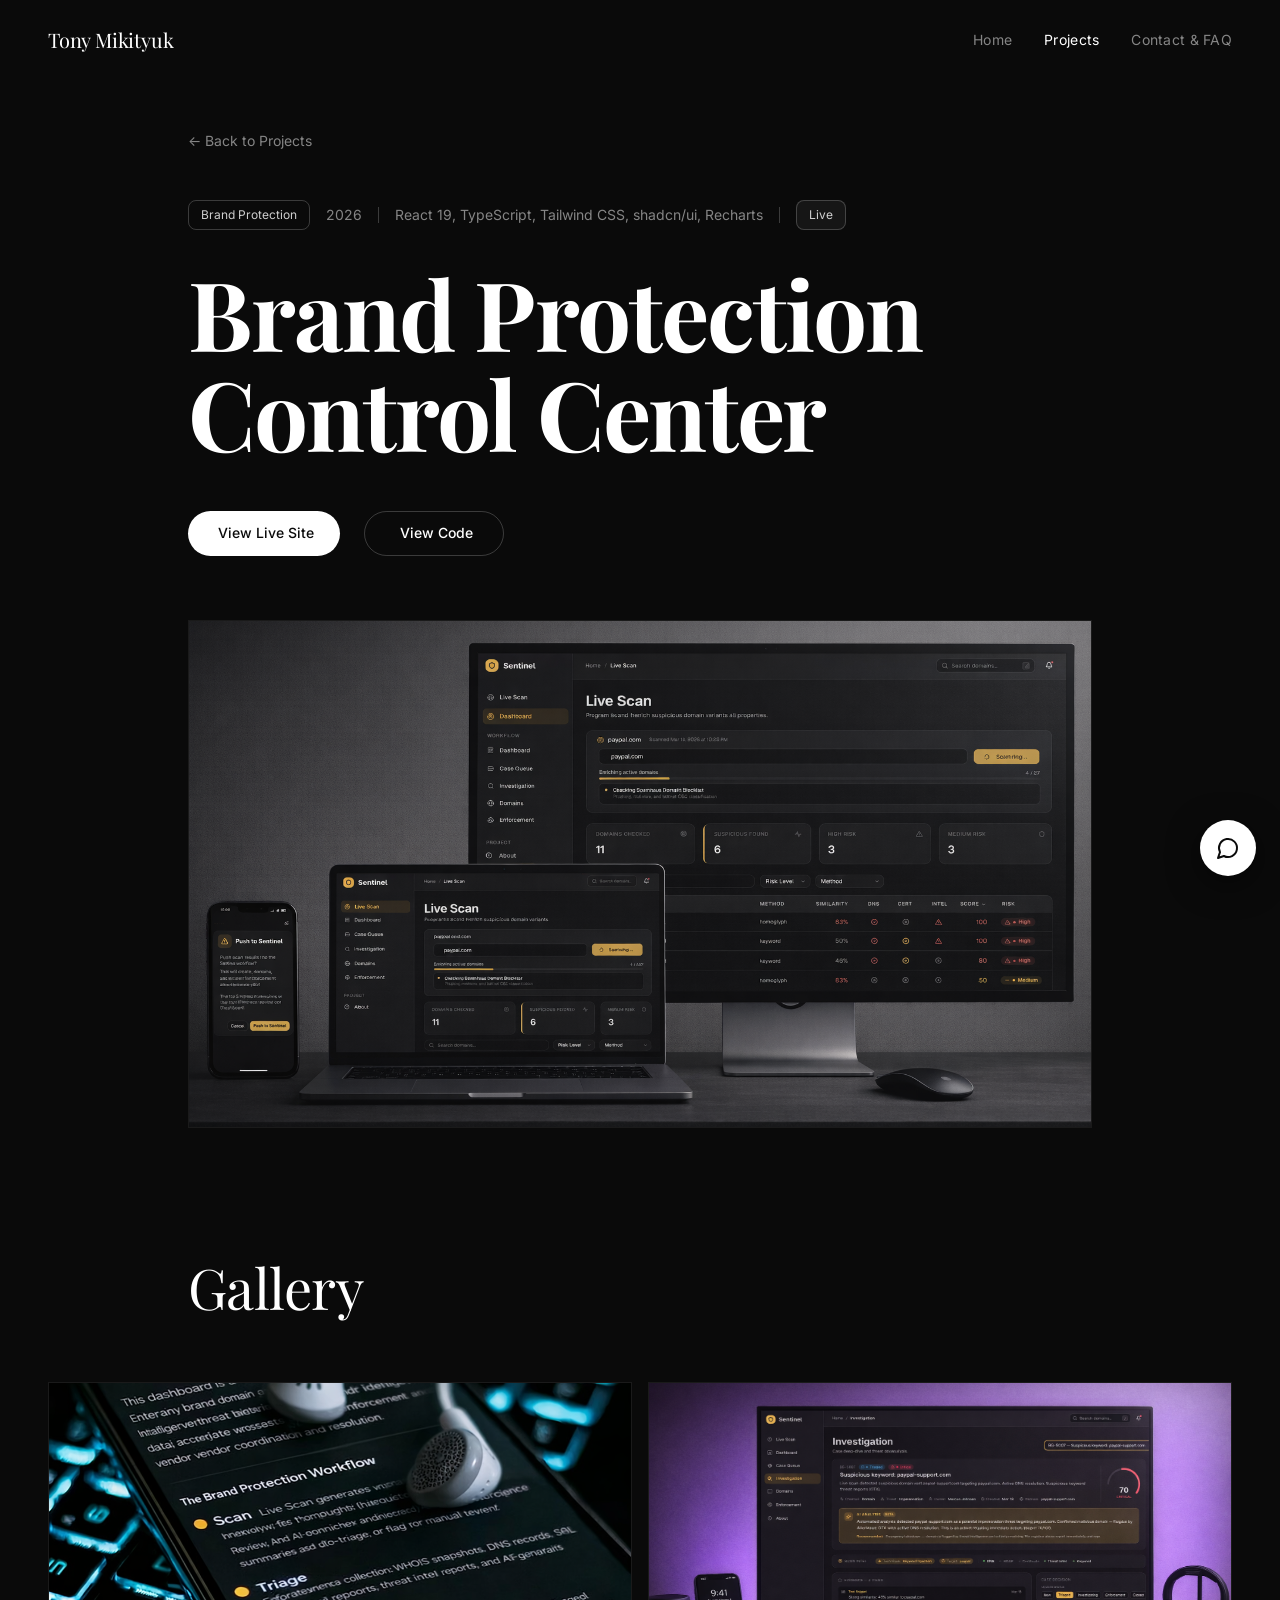
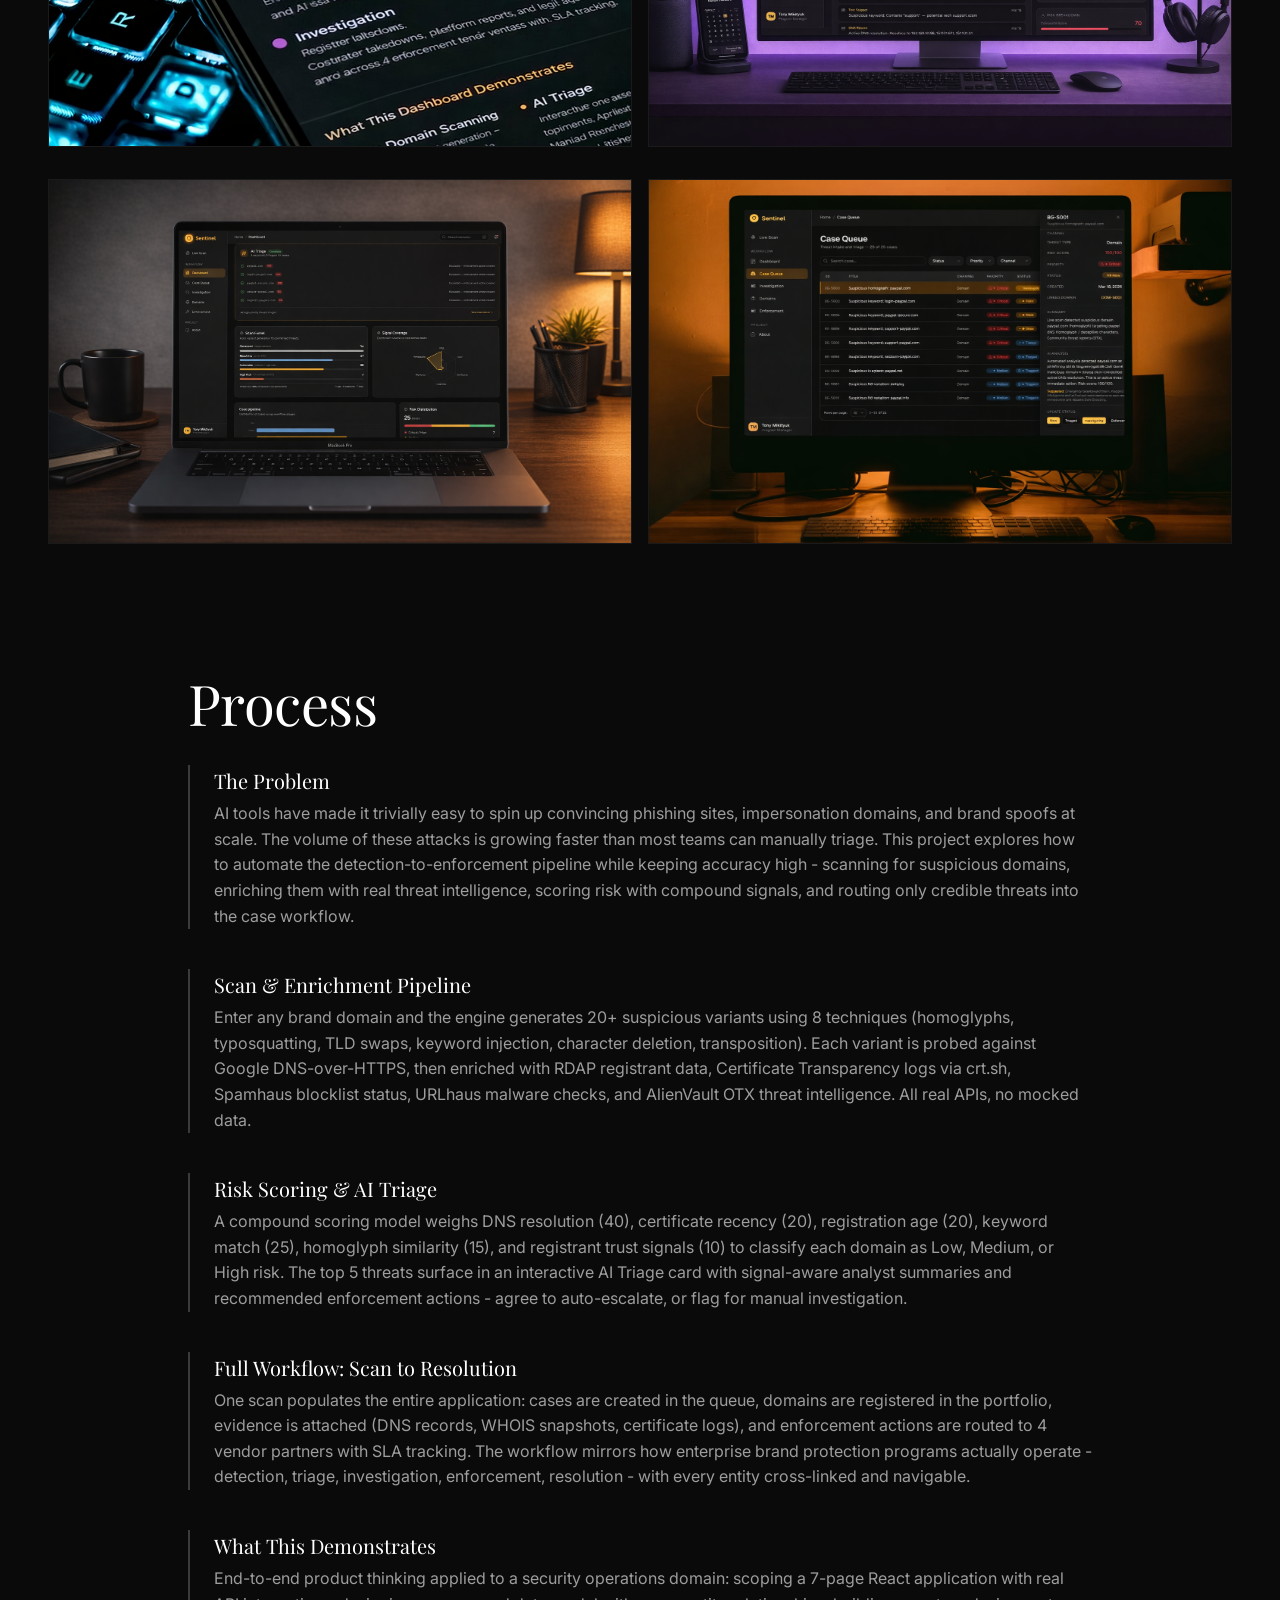
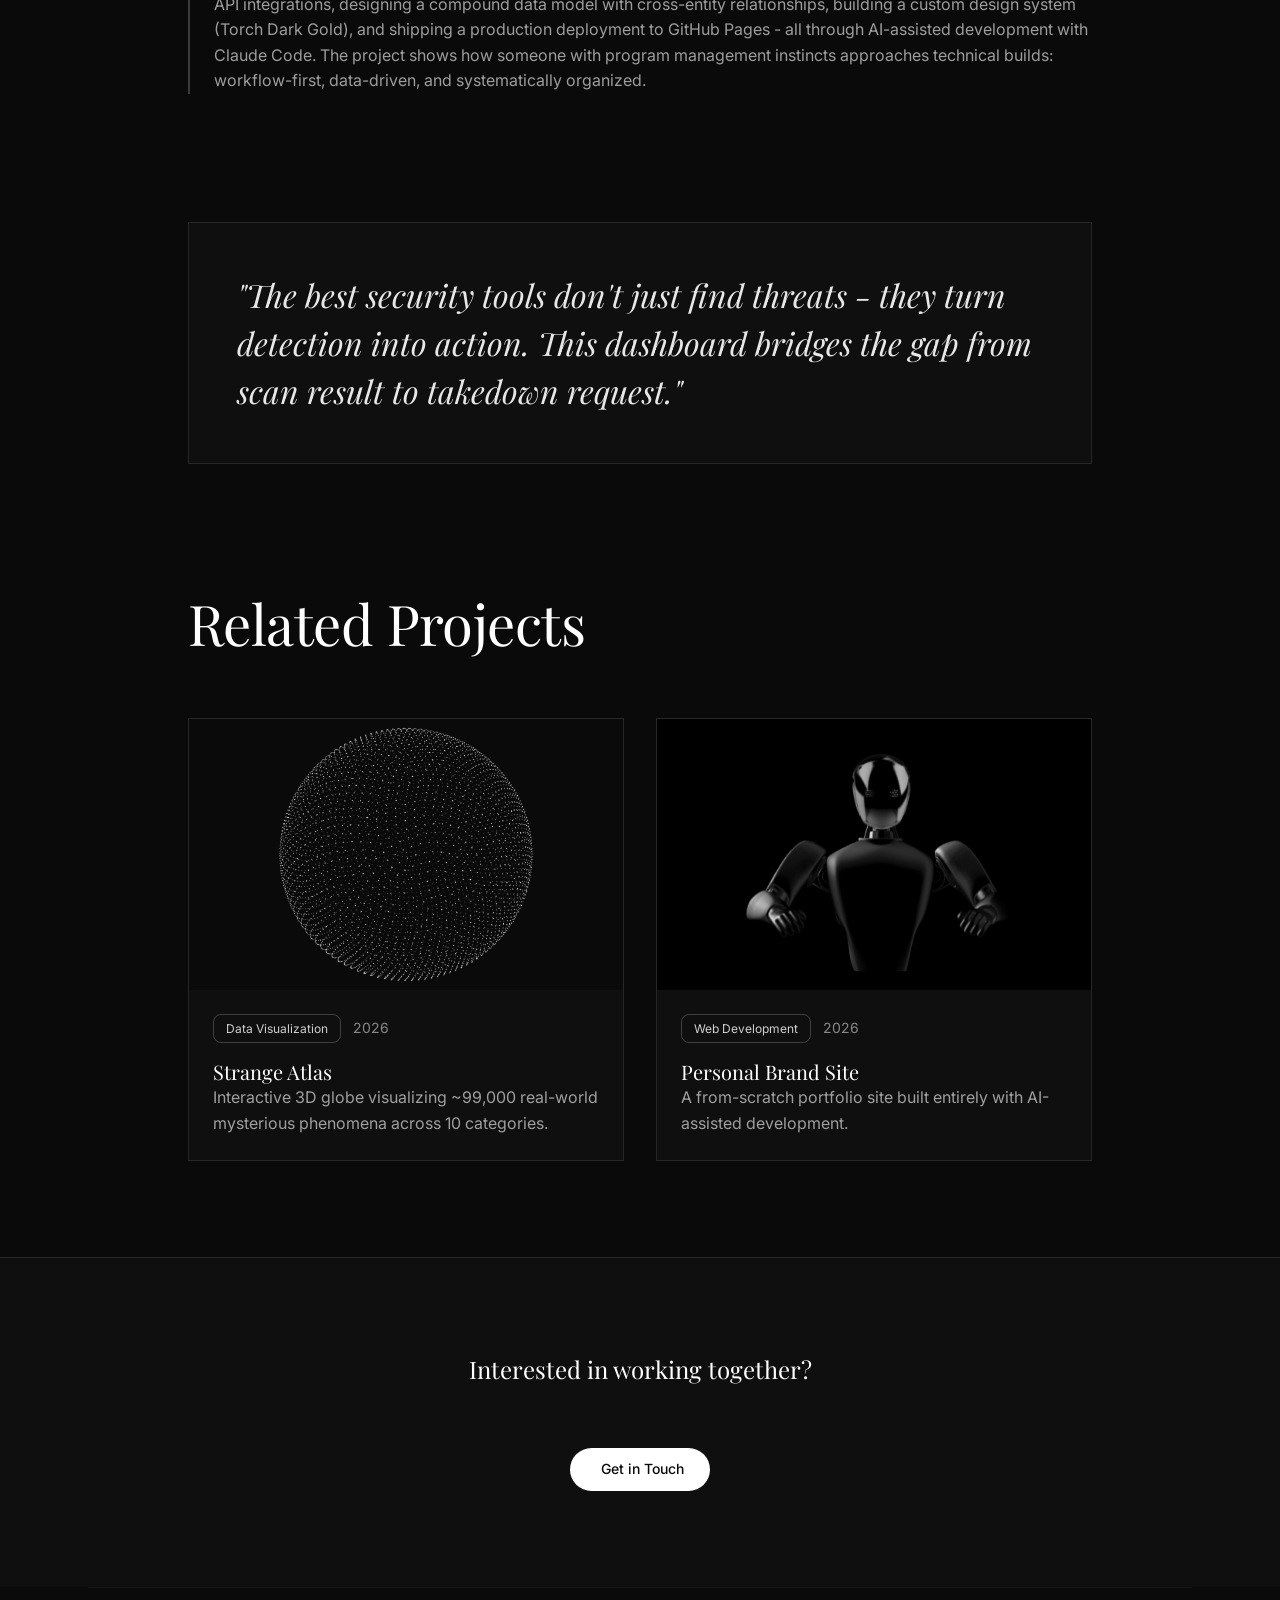
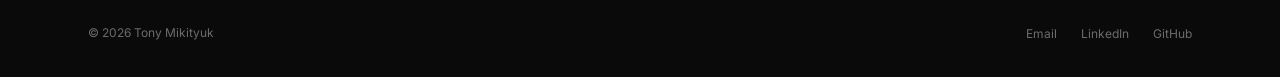
<file: domain-security.html>
<!DOCTYPE html>
<html lang="en">
<head>
  <meta charset="UTF-8">
  <meta name="viewport" content="width=device-width, initial-scale=1.0">
  <title>Brand Protection Control Center | Tony Mikityuk</title>
  <meta name="description" content="A domain threat intelligence dashboard that scans for suspicious domains, enriches with public threat feeds, and routes findings through a full case management workflow.">
  <link rel="stylesheet" href="css/tokens.css">
  <link rel="stylesheet" href="css/styles.css">
</head>
<body>

  <nav class="nav" id="nav">
    <div class="nav__inner">
      <a href="index.html" class="nav__logo">Tony Mikityuk</a>
      <ul class="nav__links">
        <li><a href="index.html" class="nav__link">Home</a></li>
        <li><a href="projects.html" class="nav__link nav__link--active">Projects</a></li>
        <li><a href="hire-me.html" class="nav__link">Contact & FAQ</a></li>
      </ul>
      <button class="nav__hamburger" aria-label="Menu"><span></span><span></span><span></span></button>
    </div>
  </nav>
  <div class="nav__overlay">
    <a href="index.html">Home</a>
    <a href="projects.html">Projects</a>
    <a href="hire-me.html">Contact & FAQ</a>
  </div>

  <!-- Project Header -->
  <section style="padding-top: calc(64px + var(--space-8));">
    <div class="container" style="max-width: 1000px;">
      <div class="reveal">
        <a href="projects.html" style="display: inline-flex; align-items: center; gap: 4px; font-size: var(--text-sm); color: rgba(255,255,255,0.5); margin-bottom: var(--space-6);">← Back to Projects</a>

        <div class="project-meta-bar">
          <span class="badge">Brand Protection</span>
          <span class="text-small">2026</span>
          <span class="project-meta-bar__separator"></span>
          <span class="text-small">React 19, TypeScript, Tailwind CSS, shadcn/ui, Recharts</span>
          <span class="project-meta-bar__separator"></span>
          <span class="badge badge--filled">Live</span>
        </div>

        <h1 class="heading-display" style="margin-bottom: var(--space-6); line-height: 1.05;">Brand Protection Control Center</h1>

        <div style="display: flex; gap: var(--space-3); flex-wrap: wrap;">
          <a href="https://tqny.github.io/domain-security-project/" target="_blank" class="btn btn--primary">
            <span class="btn__text">View Live Site</span>
            <span class="btn__hover">View Live Site <svg xmlns="http://www.w3.org/2000/svg" viewBox="0 0 24 24" fill="none" stroke="currentColor" stroke-width="2" stroke-linecap="round" stroke-linejoin="round"><path d="M7 7h10v10"/><path d="M7 17 17 7"/></svg></span>
            <span class="btn__dot"></span>
          </a>
          <a href="https://github.com/tqny/domain-security-project" target="_blank" class="btn btn--outline">
            <span class="btn__text">View Code</span>
            <span class="btn__hover">View Code <svg xmlns="http://www.w3.org/2000/svg" viewBox="0 0 24 24" fill="none" stroke="currentColor" stroke-width="2" stroke-linecap="round" stroke-linejoin="round"><path d="M7 7h10v10"/><path d="M7 17 17 7"/></svg></span>
            <span class="btn__dot"></span>
          </a>
        </div>
      </div>
    </div>
  </section>

  <!-- Hero Image -->
  <section class="container" style="max-width: 1000px;">
    <div class="hero-image reveal" style="background: #000;">
      <img src="images/ds-hero-3screen.png" alt="Brand Protection Control Center - Dashboard Views" style="width: 100%; height: 100%; object-fit: cover;">
    </div>
  </section>

  <!-- Gallery -->
  <section style="padding-top: var(--space-8); padding-bottom: var(--space-6);">
    <div class="container" style="max-width: 1000px;">
      <h2 class="heading-section reveal" style="margin-bottom: var(--space-8);">Gallery</h2>
    </div>
    <div class="container" style="max-width: 1400px;">
      <div class="image-gallery image-gallery--2col reveal">
        <div class="gallery-image" style="background: #000;"><img src="images/ds-gallery-about.png" alt="Brand Protection Control Center - About" style="width: 100%; height: 100%; object-fit: cover;"></div>
        <div class="gallery-image" style="background: #000;"><img src="images/ds-gallery-investigation.png" alt="Brand Protection Control Center - Investigation" style="width: 100%; height: 100%; object-fit: cover;"></div>
      </div>
      <div class="image-gallery image-gallery--2col reveal" data-delay="100">
        <div class="gallery-image" style="background: #000;"><img src="images/ds-gallery-dashboard.png" alt="Brand Protection Control Center - Dashboard" style="width: 100%; height: 100%; object-fit: cover;"></div>
        <div class="gallery-image" style="background: #000;"><img src="images/ds-gallery-queue.png" alt="Brand Protection Control Center - Case Queue" style="width: 100%; height: 100%; object-fit: cover;"></div>
      </div>
    </div>
  </section>

  <!-- Process -->
  <section class="section" style="padding-top: var(--space-6); padding-bottom: var(--space-8);">
    <div class="container" style="max-width: 1000px;">
      <div class="reveal">
        <h2 class="heading-section" style="margin-bottom: var(--space-4);">Process</h2>
      </div>

      <div style="display: flex; flex-direction: column; gap: var(--space-5);">
        <div class="bl-block reveal">
          <h3 class="bl-block__title" style="font-size: var(--text-xl);">The Problem</h3>
          <p class="bl-block__text">AI tools have made it trivially easy to spin up convincing phishing sites, impersonation domains, and brand spoofs at scale. The volume of these attacks is growing faster than most teams can manually triage. This project explores how to automate the detection-to-enforcement pipeline while keeping accuracy high - scanning for suspicious domains, enriching them with real threat intelligence, scoring risk with compound signals, and routing only credible threats into the case workflow.</p>
        </div>
        <div class="bl-block reveal" data-delay="50">
          <h3 class="bl-block__title" style="font-size: var(--text-xl);">Scan & Enrichment Pipeline</h3>
          <p class="bl-block__text">Enter any brand domain and the engine generates 20+ suspicious variants using 8 techniques (homoglyphs, typosquatting, TLD swaps, keyword injection, character deletion, transposition). Each variant is probed against Google DNS-over-HTTPS, then enriched with RDAP registrant data, Certificate Transparency logs via crt.sh, Spamhaus blocklist status, URLhaus malware checks, and AlienVault OTX threat intelligence. All real APIs, no mocked data.</p>
        </div>
        <div class="bl-block reveal" data-delay="100">
          <h3 class="bl-block__title" style="font-size: var(--text-xl);">Risk Scoring & AI Triage</h3>
          <p class="bl-block__text">A compound scoring model weighs DNS resolution (40), certificate recency (20), registration age (20), keyword match (25), homoglyph similarity (15), and registrant trust signals (10) to classify each domain as Low, Medium, or High risk. The top 5 threats surface in an interactive AI Triage card with signal-aware analyst summaries and recommended enforcement actions  - agree to auto-escalate, or flag for manual investigation.</p>
        </div>
        <div class="bl-block reveal" data-delay="150">
          <h3 class="bl-block__title" style="font-size: var(--text-xl);">Full Workflow: Scan to Resolution</h3>
          <p class="bl-block__text">One scan populates the entire application: cases are created in the queue, domains are registered in the portfolio, evidence is attached (DNS records, WHOIS snapshots, certificate logs), and enforcement actions are routed to 4 vendor partners with SLA tracking. The workflow mirrors how enterprise brand protection programs actually operate  - detection, triage, investigation, enforcement, resolution  - with every entity cross-linked and navigable.</p>
        </div>
        <div class="bl-block reveal" data-delay="200">
          <h3 class="bl-block__title" style="font-size: var(--text-xl);">What This Demonstrates</h3>
          <p class="bl-block__text">End-to-end product thinking applied to a security operations domain: scoping a 7-page React application with real API integrations, designing a compound data model with cross-entity relationships, building a custom design system (Torch Dark Gold), and shipping a production deployment to GitHub Pages  - all through AI-assisted development with Claude Code. The project shows how someone with program management instincts approaches technical builds: workflow-first, data-driven, and systematically organized.</p>
        </div>
      </div>
    </div>
  </section>

  <!-- Quote -->
  <section class="container" style="max-width: 1000px;">
    <div class="quote-block reveal">
      <p class="quote-block__text">"The best security tools don't just find threats  - they turn detection into action. This dashboard bridges the gap from scan result to takedown request."</p>
    </div>
  </section>

  <!-- Related -->
  <section class="section" style="padding-top: var(--space-8);">
    <div class="container" style="max-width: 1000px;">
      <h2 class="heading-section reveal" style="margin-bottom: var(--space-8);">Related Projects</h2>
      <div class="project-grid reveal">
        <a href="strange-atlas.html" class="project-card">
          <div class="project-card__image" style="background: #000;"><img src="images/sa-card-globe.png" alt="Strange Atlas globe" style="width: 100%; height: 100%; object-fit: cover;"></div>
          <div class="project-card__body">
            <div class="project-card__badges">
              <span class="badge">Data Visualization</span>
              <span class="text-small">2026</span>
            </div>
            <h3 class="heading-card">Strange Atlas</h3>
            <p class="project-card__desc">Interactive 3D globe visualizing ~99,000 real-world mysterious phenomena across 10 categories.</p>
          </div>
        </a>
        <a href="project-site.html" class="project-card">
          <div class="project-card__image" style="background: #000;"><img src="images/robot-card.png" alt="3D Robot - Personal Brand Site" style="width: 93%; height: 93%; object-fit: cover; object-position: center -10%; opacity: 0.85; margin: auto;"></div>
          <div class="project-card__body">
            <div class="project-card__badges">
              <span class="badge">Web Development</span>
              <span class="text-small">2026</span>
            </div>
            <h3 class="heading-card">Personal Brand Site</h3>
            <p class="project-card__desc">A from-scratch portfolio site built entirely with AI-assisted development.</p>
          </div>
        </a>
      </div>
    </div>
  </section>

  <!-- CTA -->
  <section class="section section--alt" style="text-align: center; border-top: 1px solid rgba(255,255,255,0.1);">
    <div class="container--mid reveal">
      <h3 class="heading-subsection" style="margin-bottom: var(--space-8);">Interested in working together?</h3>
      <a href="hire-me.html" class="btn btn--primary">
        <span class="btn__text">Get in Touch</span>
        <span class="btn__hover">Get in Touch <svg xmlns="http://www.w3.org/2000/svg" viewBox="0 0 24 24" fill="none" stroke="currentColor" stroke-width="2" stroke-linecap="round" stroke-linejoin="round"><path d="M5 12h14"/><path d="m12 5 7 7-7 7"/></svg></span>
        <span class="btn__dot"></span>
      </a>
    </div>
  </section>

  <footer class="container">
    <div class="footer">
      <span class="footer__credits">&copy; 2026 Tony Mikityuk</span>
      <ul class="footer__links">
        <li><a href="mailto:mikityuk.tony@gmail.com">Email</a></li>
        <li><a href="https://www.linkedin.com/in/tonymikityuk/" target="_blank">LinkedIn</a></li>
        <li><a href="https://github.com/tqny/Tony-s-Site" target="_blank">GitHub</a></li>
      </ul>
    </div>
  </footer>

  <!-- Chatbot -->
  <div class="chatbot-panel" id="chatbot">
    <div class="chatbot-panel__body">
      <div class="chatbot-panel__header">
        <div>
          <div class="chatbot-panel__title">AI Assistant</div>
          <div class="chatbot-panel__subtitle">Ask me about Tony</div>
        </div>
        <button class="chatbot-panel__close" onclick="toggleChat()">✕</button>
      </div>
      <div class="chatbot-panel__messages" id="chatMessages">
        <div class="chat-msg chat-msg--assistant">Hi! I'm Tony's AI assistant. Ask me about his background, projects, or how he can help your team.</div>
      </div>
      <div class="chatbot-panel__form-wrap">
        <div class="chatbot-panel__input-shell">
          <div class="chatbot-panel__input-inner">
            <form class="chatbot-panel__form" onsubmit="handleChat(event)">
              <textarea class="chatbot-panel__input" id="chatInput" placeholder="Send a message..." rows="1" autocomplete="off"></textarea>
              <button type="submit" class="chatbot-panel__send" id="chatSend">
                <svg xmlns="http://www.w3.org/2000/svg" width="14" height="14" viewBox="0 0 24 24" fill="none" stroke="currentColor" stroke-width="2" stroke-linecap="round" stroke-linejoin="round"><path d="m22 2-7 20-4-9-9-4Z"/><path d="M22 2 11 13"/></svg>
              </button>
            </form>
          </div>
        </div>
        <div class="chatbot-panel__input-shadow"></div>
      </div>
    </div>
  </div>
  <button class="chatbot-toggle" onclick="toggleChat()" aria-label="Chat">
    <svg xmlns="http://www.w3.org/2000/svg" width="24" height="24" viewBox="0 0 24 24" fill="none" stroke="currentColor" stroke-width="2" stroke-linecap="round" stroke-linejoin="round"><path d="M7.9 20A9 9 0 1 0 4 16.1L2 22Z"/></svg>
  </button>

  <script src="js/main.js"></script>
</body>
</html>
</file>
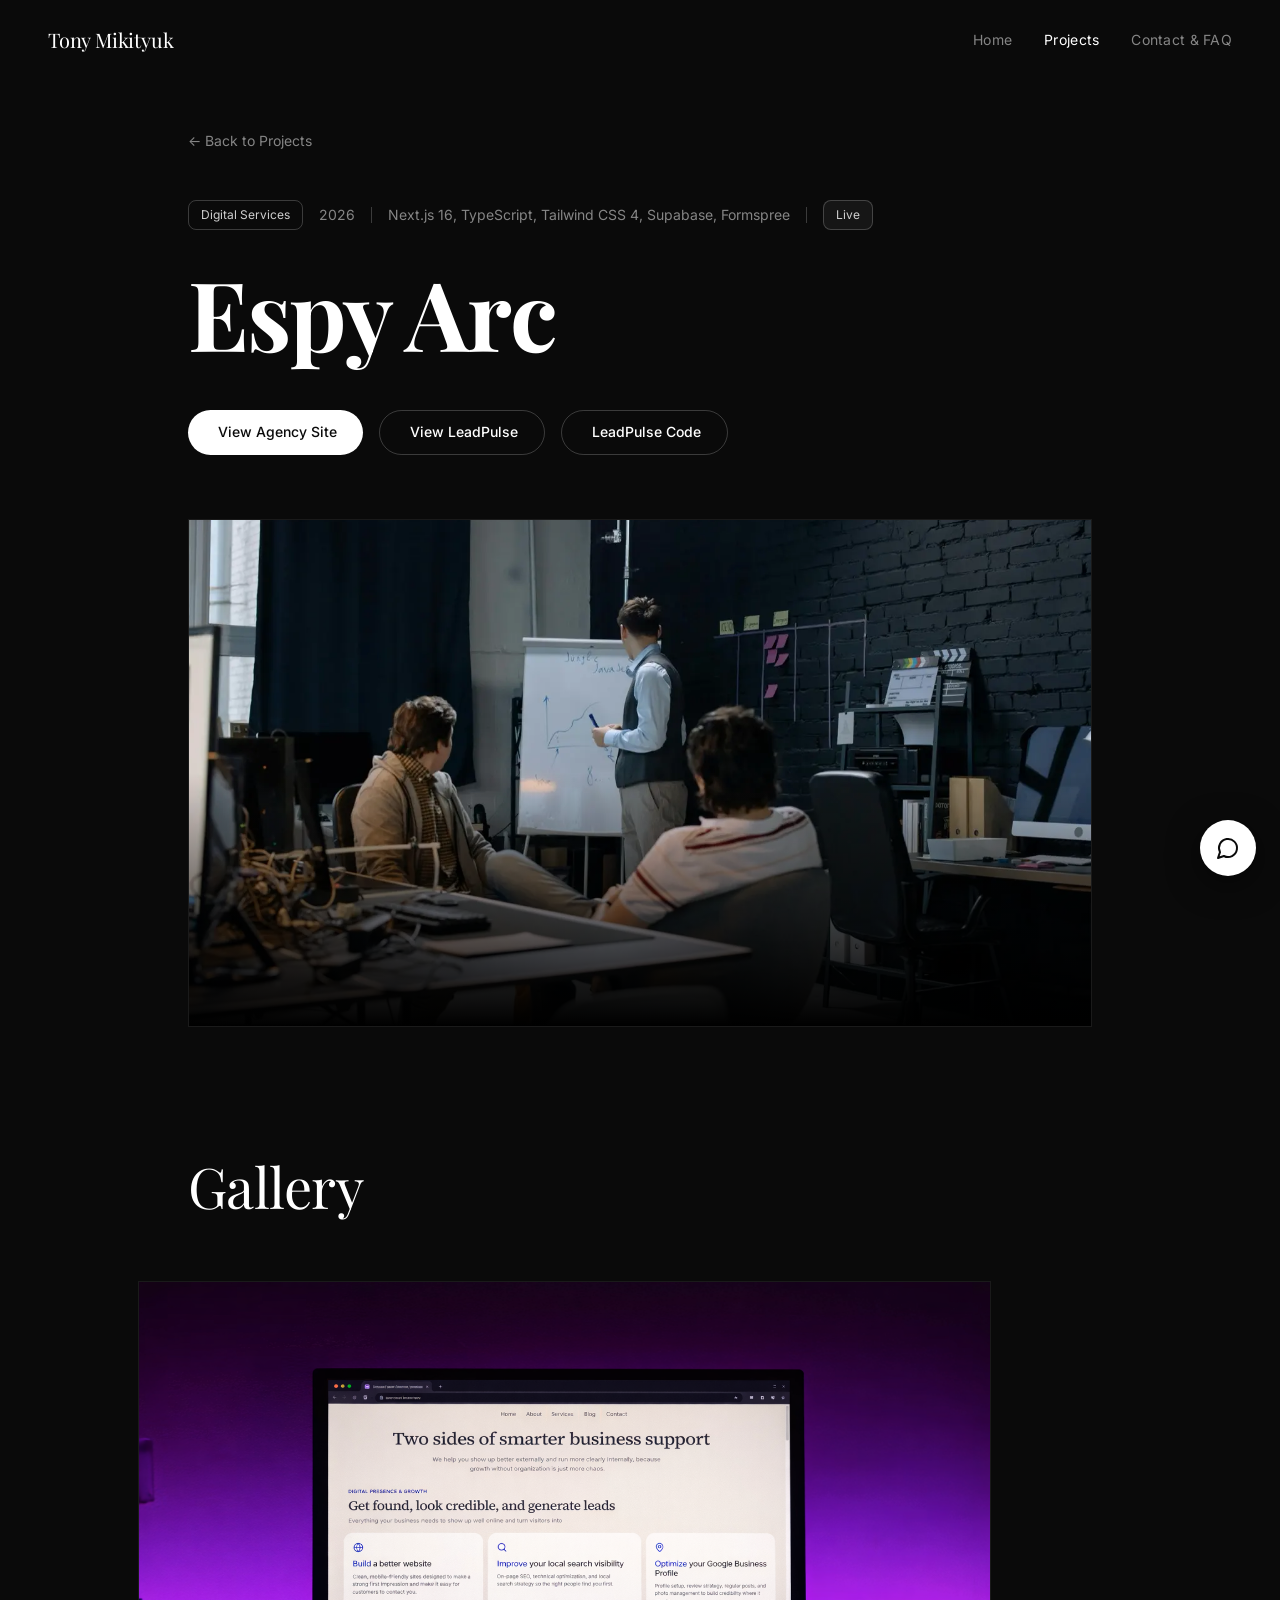
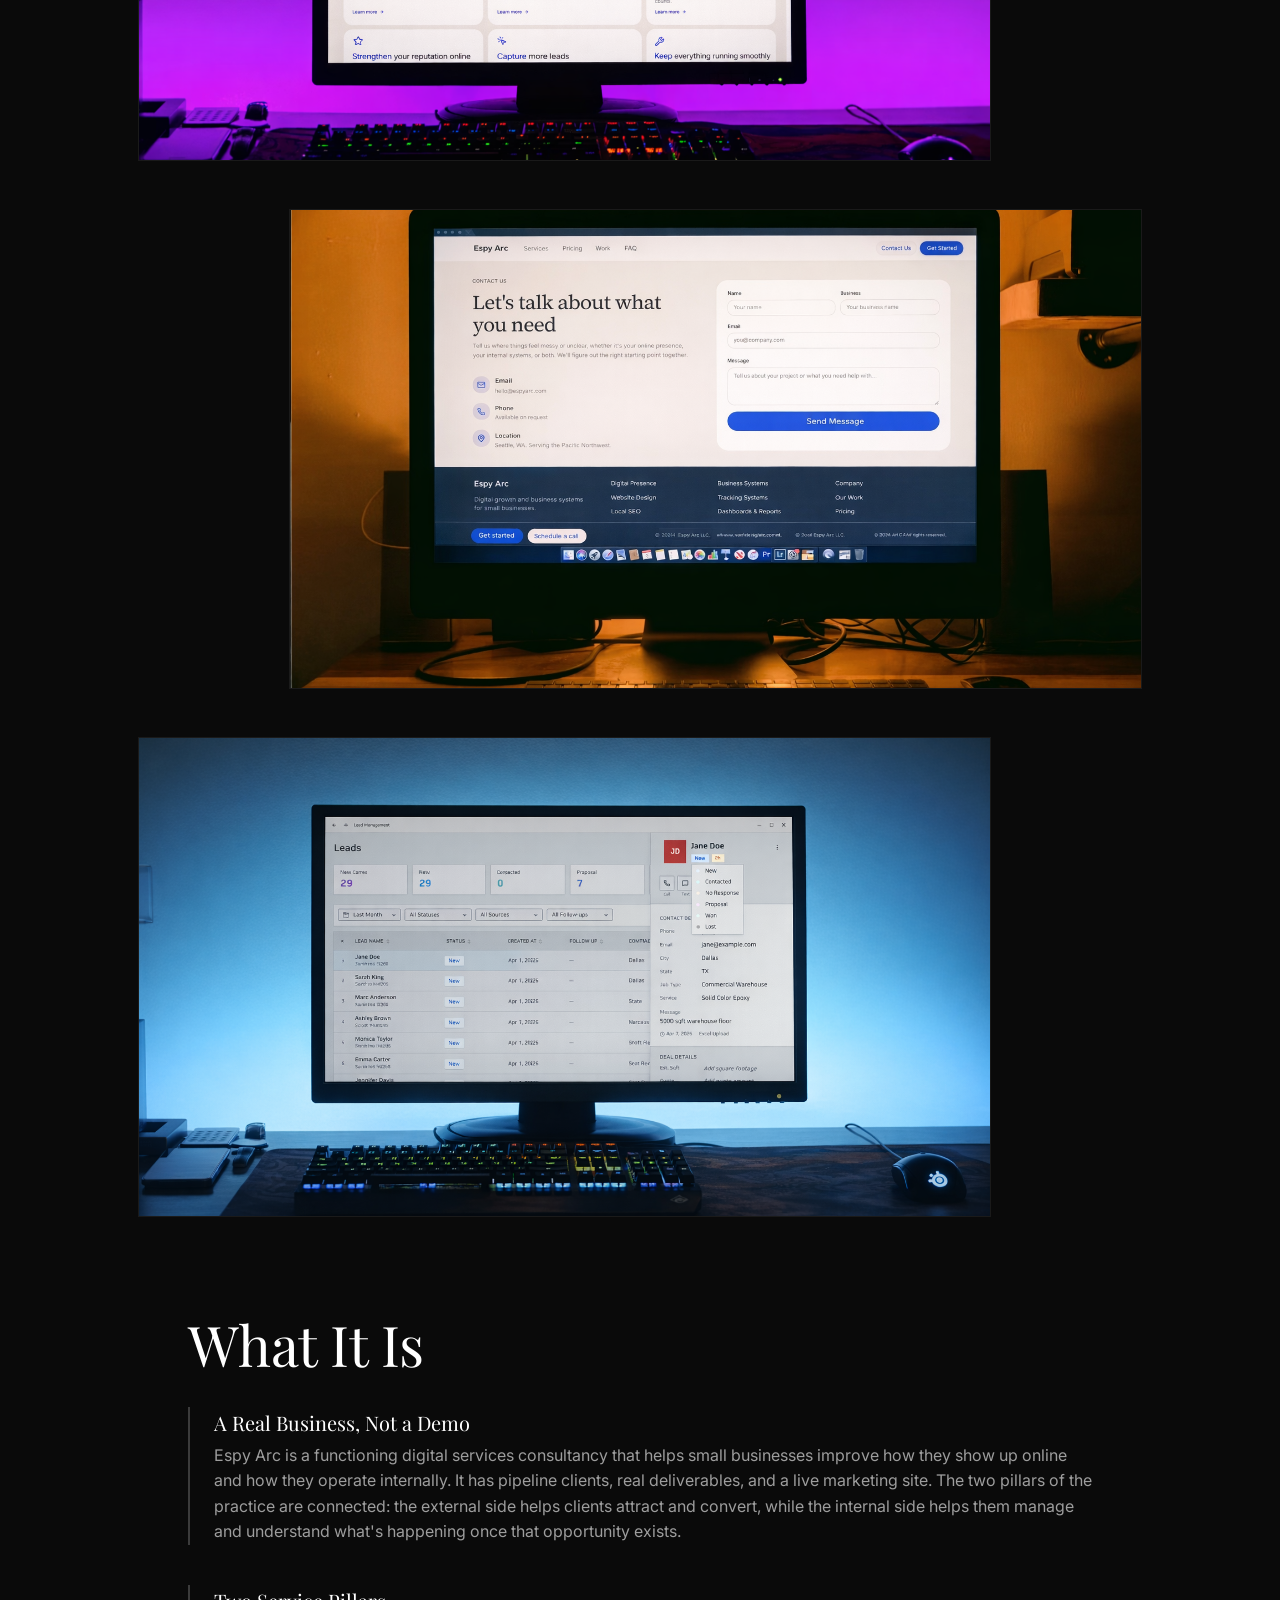
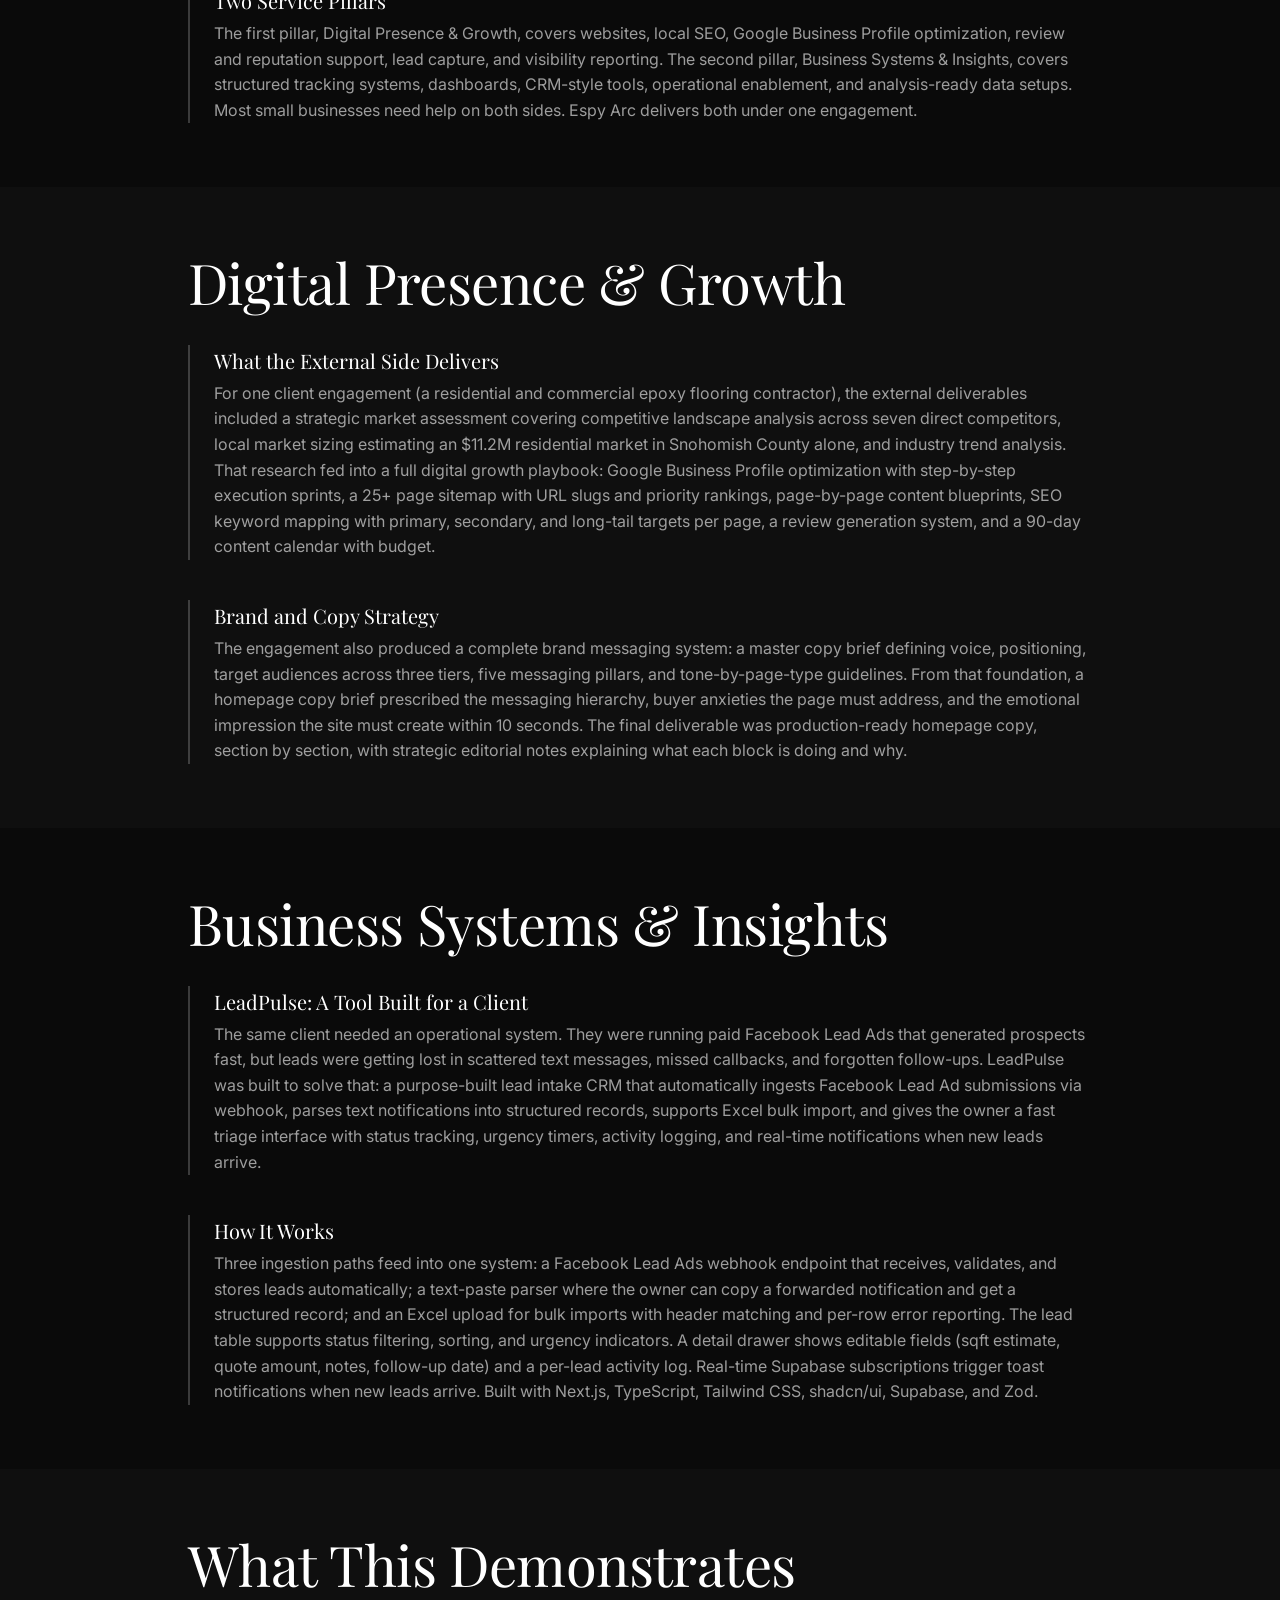
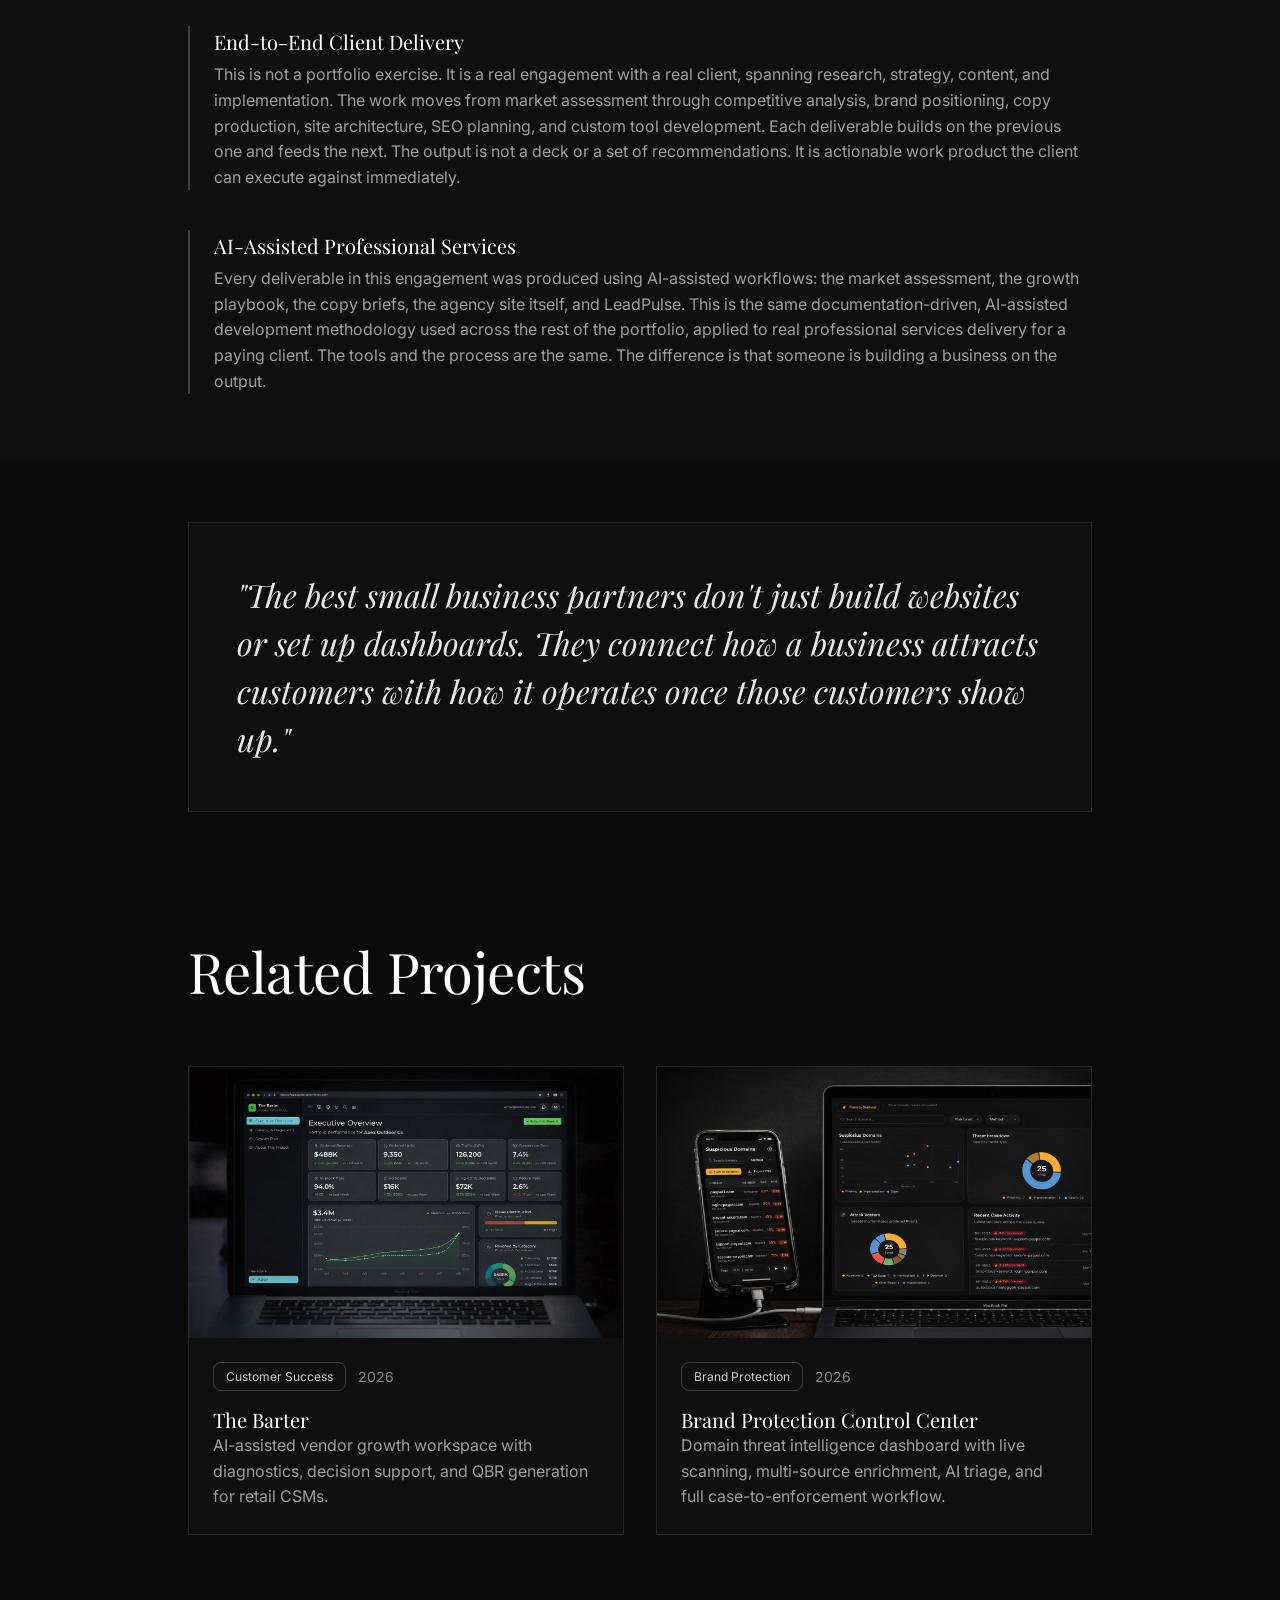
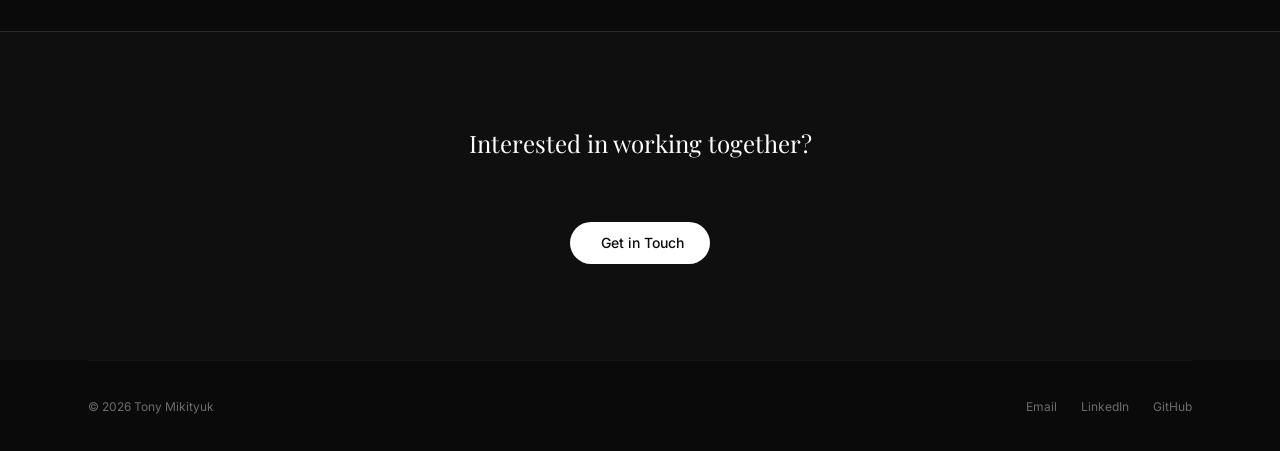
<file: espy-arc.html>
<!DOCTYPE html>
<html lang="en">
<head>
  <meta charset="UTF-8">
  <meta name="viewport" content="width=device-width, initial-scale=1.0">
  <title>Espy Arc | Tony Mikityuk</title>
  <meta name="description" content="A modern digital growth and business systems partner for small businesses. Two service pillars: Digital Presence & Growth + Business Systems & Insights.">
  <link rel="stylesheet" href="css/tokens.css">
  <link rel="stylesheet" href="css/styles.css">
</head>
<body>

  <nav class="nav" id="nav">
    <div class="nav__inner">
      <a href="index.html" class="nav__logo">Tony Mikityuk</a>
      <ul class="nav__links">
        <li><a href="index.html" class="nav__link">Home</a></li>
        <li><a href="projects.html" class="nav__link nav__link--active">Projects</a></li>
        <li><a href="hire-me.html" class="nav__link">Contact & FAQ</a></li>
      </ul>
      <button class="nav__hamburger" aria-label="Menu"><span></span><span></span><span></span></button>
    </div>
  </nav>
  <div class="nav__overlay">
    <a href="index.html">Home</a>
    <a href="projects.html">Projects</a>
    <a href="hire-me.html">Contact & FAQ</a>
  </div>

  <!-- Project Header -->
  <section style="padding-top: calc(64px + var(--space-8));">
    <div class="container" style="max-width: 1000px;">
      <div class="reveal">
        <a href="projects.html" style="display: inline-flex; align-items: center; gap: 4px; font-size: var(--text-sm); color: rgba(255,255,255,0.5); margin-bottom: var(--space-6);">← Back to Projects</a>

        <div class="project-meta-bar" style="flex-wrap: wrap;">
          <span class="badge">Digital Services</span>
          <span class="text-small">2026</span>
          <span class="project-meta-bar__separator"></span>
          <span class="text-small" style="word-break: break-word;">Next.js 16, TypeScript, Tailwind CSS 4, Supabase, Formspree</span>
          <span class="project-meta-bar__separator"></span>
          <span class="badge badge--filled">Live</span>
        </div>

        <h1 class="heading-display" style="margin-bottom: var(--space-6); line-height: 1.05;">Espy Arc</h1>

        <div style="display: flex; gap: var(--space-2); flex-wrap: wrap;">
          <a href="https://espyarc.com" target="_blank" class="btn btn--primary">
            <span class="btn__text">View Agency Site</span>
            <span class="btn__hover">View Agency Site <svg xmlns="http://www.w3.org/2000/svg" viewBox="0 0 24 24" fill="none" stroke="currentColor" stroke-width="2" stroke-linecap="round" stroke-linejoin="round"><path d="M7 7h10v10"/><path d="M7 17 17 7"/></svg></span>
            <span class="btn__dot"></span>
          </a>
          <a href="https://leadpulse-one.vercel.app" target="_blank" class="btn btn--outline">
            <span class="btn__text">View LeadPulse</span>
            <span class="btn__hover">View LeadPulse <svg xmlns="http://www.w3.org/2000/svg" viewBox="0 0 24 24" fill="none" stroke="currentColor" stroke-width="2" stroke-linecap="round" stroke-linejoin="round"><path d="M7 7h10v10"/><path d="M7 17 17 7"/></svg></span>
            <span class="btn__dot"></span>
          </a>
          <a href="https://github.com/tqny/leadpulse" target="_blank" class="btn btn--outline">
            <span class="btn__text">LeadPulse Code</span>
            <span class="btn__hover">LeadPulse Code <svg xmlns="http://www.w3.org/2000/svg" viewBox="0 0 24 24" fill="none" stroke="currentColor" stroke-width="2" stroke-linecap="round" stroke-linejoin="round"><path d="M7 7h10v10"/><path d="M7 17 17 7"/></svg></span>
            <span class="btn__dot"></span>
          </a>
        </div>
      </div>
    </div>
  </section>

  <!-- Hero Image -->
  <section class="container" style="max-width: 1000px;">
    <div class="hero-image reveal" style="background: #000; position: relative;">
      <img src="images/espy-arc-hero.webp" alt="Espy Arc" style="width: 100%; height: 100%; object-fit: cover;">
      <div style="position: absolute; inset: 0; background: linear-gradient(to bottom, transparent 50%, #000 100%); pointer-events: none;"></div>
    </div>
  </section>

  <!-- Gallery -->
  <section style="padding-top: var(--space-8); padding-bottom: var(--space-6);">
    <div class="container" style="max-width: 1000px;">
      <h2 class="heading-section reveal" style="margin-bottom: var(--space-8);">Gallery</h2>
    </div>
    <div class="container" style="max-width: 1100px;">
      <div class="espy-gallery-stack">
        <div class="espy-gallery-stack__item espy-gallery-stack__item--left reveal">
          <div class="gallery-image" style="background: #000;"><img src="images/espy-gallery-agency.png" alt="Espy Arc agency site" style="width: 100%; height: 100%; object-fit: cover;"></div>
        </div>
        <div class="espy-gallery-stack__item espy-gallery-stack__item--right reveal" data-delay="150">
          <div class="gallery-image" style="background: #000;"><img src="images/espy-gallery-leadpulse.png" alt="LeadPulse lead table" style="width: 100%; height: 100%; object-fit: cover;"></div>
        </div>
        <div class="espy-gallery-stack__item espy-gallery-stack__item--left reveal" data-delay="150">
          <div class="gallery-image" style="background: #000;"><img src="images/espy-gallery-detail.png" alt="LeadPulse detail drawer" style="width: 100%; height: 100%; object-fit: cover;"></div>
        </div>
      </div>
    </div>

    <style>
      .espy-gallery-stack {
        display: flex;
        flex-direction: column;
        gap: var(--space-6);
      }
      .espy-gallery-stack__item {
        width: 85%;
        transition: opacity var(--duration-reveal) var(--ease-enter),
                    transform var(--duration-reveal) var(--ease-enter);
      }
      .espy-gallery-stack__item--left {
        align-self: flex-start;
      }
      .espy-gallery-stack__item--right {
        align-self: flex-end;
      }
      .espy-gallery-stack__item .gallery-image {
        aspect-ratio: 16 / 9;
      }
      @media (max-width: 767px) {
        .espy-gallery-stack__item {
          width: 100%;
        }
      }
    </style>
  </section>

  <!-- What It Is -->
  <section class="section" style="padding-top: var(--space-6); padding-bottom: var(--space-8);">
    <div class="container" style="max-width: 1000px;">
      <div class="reveal">
        <h2 class="heading-section" style="margin-bottom: var(--space-4);">What It Is</h2>
      </div>

      <div style="display: flex; flex-direction: column; gap: var(--space-5);">
        <div class="bl-block reveal">
          <h3 class="bl-block__title" style="font-size: var(--text-xl);">A Real Business, Not a Demo</h3>
          <p class="bl-block__text">Espy Arc is a functioning digital services consultancy that helps small businesses improve how they show up online and how they operate internally. It has pipeline clients, real deliverables, and a live marketing site. The two pillars of the practice are connected: the external side helps clients attract and convert, while the internal side helps them manage and understand what's happening once that opportunity exists.</p>
        </div>
        <div class="bl-block reveal" data-delay="50">
          <h3 class="bl-block__title" style="font-size: var(--text-xl);">Two Service Pillars</h3>
          <p class="bl-block__text">The first pillar, Digital Presence & Growth, covers websites, local SEO, Google Business Profile optimization, review and reputation support, lead capture, and visibility reporting. The second pillar, Business Systems & Insights, covers structured tracking systems, dashboards, CRM-style tools, operational enablement, and analysis-ready data setups. Most small businesses need help on both sides. Espy Arc delivers both under one engagement.</p>
        </div>
      </div>
    </div>
  </section>

  <!-- External Pillar -->
  <section class="section section--alt" style="padding-top: var(--space-8); padding-bottom: var(--space-8);">
    <div class="container" style="max-width: 1000px;">
      <div class="reveal">
        <h2 class="heading-section" style="margin-bottom: var(--space-4);">Digital Presence & Growth</h2>
      </div>

      <div style="display: flex; flex-direction: column; gap: var(--space-5);">
        <div class="bl-block reveal">
          <h3 class="bl-block__title" style="font-size: var(--text-xl);">What the External Side Delivers</h3>
          <p class="bl-block__text">For one client engagement (a residential and commercial epoxy flooring contractor), the external deliverables included a strategic market assessment covering competitive landscape analysis across seven direct competitors, local market sizing estimating an $11.2M residential market in Snohomish County alone, and industry trend analysis. That research fed into a full digital growth playbook: Google Business Profile optimization with step-by-step execution sprints, a 25+ page sitemap with URL slugs and priority rankings, page-by-page content blueprints, SEO keyword mapping with primary, secondary, and long-tail targets per page, a review generation system, and a 90-day content calendar with budget.</p>
        </div>
        <div class="bl-block reveal" data-delay="50">
          <h3 class="bl-block__title" style="font-size: var(--text-xl);">Brand and Copy Strategy</h3>
          <p class="bl-block__text">The engagement also produced a complete brand messaging system: a master copy brief defining voice, positioning, target audiences across three tiers, five messaging pillars, and tone-by-page-type guidelines. From that foundation, a homepage copy brief prescribed the messaging hierarchy, buyer anxieties the page must address, and the emotional impression the site must create within 10 seconds. The final deliverable was production-ready homepage copy, section by section, with strategic editorial notes explaining what each block is doing and why.</p>
        </div>
      </div>
    </div>
  </section>

  <!-- Internal Pillar -->
  <section class="section" style="padding-top: var(--space-8); padding-bottom: var(--space-8);">
    <div class="container" style="max-width: 1000px;">
      <div class="reveal">
        <h2 class="heading-section" style="margin-bottom: var(--space-4);">Business Systems & Insights</h2>
      </div>

      <div style="display: flex; flex-direction: column; gap: var(--space-5);">
        <div class="bl-block reveal">
          <h3 class="bl-block__title" style="font-size: var(--text-xl);">LeadPulse: A Tool Built for a Client</h3>
          <p class="bl-block__text">The same client needed an operational system. They were running paid Facebook Lead Ads that generated prospects fast, but leads were getting lost in scattered text messages, missed callbacks, and forgotten follow-ups. LeadPulse was built to solve that: a purpose-built lead intake CRM that automatically ingests Facebook Lead Ad submissions via webhook, parses text notifications into structured records, supports Excel bulk import, and gives the owner a fast triage interface with status tracking, urgency timers, activity logging, and real-time notifications when new leads arrive.</p>
        </div>
        <div class="bl-block reveal" data-delay="50">
          <h3 class="bl-block__title" style="font-size: var(--text-xl);">How It Works</h3>
          <p class="bl-block__text">Three ingestion paths feed into one system: a Facebook Lead Ads webhook endpoint that receives, validates, and stores leads automatically; a text-paste parser where the owner can copy a forwarded notification and get a structured record; and an Excel upload for bulk imports with header matching and per-row error reporting. The lead table supports status filtering, sorting, and urgency indicators. A detail drawer shows editable fields (sqft estimate, quote amount, notes, follow-up date) and a per-lead activity log. Real-time Supabase subscriptions trigger toast notifications when new leads arrive. Built with Next.js, TypeScript, Tailwind CSS, shadcn/ui, Supabase, and Zod.</p>
        </div>
      </div>
    </div>
  </section>

  <!-- What This Demonstrates -->
  <section class="section section--alt" style="padding-top: var(--space-8); padding-bottom: var(--space-8);">
    <div class="container" style="max-width: 1000px;">
      <div class="reveal">
        <h2 class="heading-section" style="margin-bottom: var(--space-4);">What This Demonstrates</h2>
      </div>

      <div style="display: flex; flex-direction: column; gap: var(--space-5);">
        <div class="bl-block reveal">
          <h3 class="bl-block__title" style="font-size: var(--text-xl);">End-to-End Client Delivery</h3>
          <p class="bl-block__text">This is not a portfolio exercise. It is a real engagement with a real client, spanning research, strategy, content, and implementation. The work moves from market assessment through competitive analysis, brand positioning, copy production, site architecture, SEO planning, and custom tool development. Each deliverable builds on the previous one and feeds the next. The output is not a deck or a set of recommendations. It is actionable work product the client can execute against immediately.</p>
        </div>
        <div class="bl-block reveal" data-delay="50">
          <h3 class="bl-block__title" style="font-size: var(--text-xl);">AI-Assisted Professional Services</h3>
          <p class="bl-block__text">Every deliverable in this engagement was produced using AI-assisted workflows: the market assessment, the growth playbook, the copy briefs, the agency site itself, and LeadPulse. This is the same documentation-driven, AI-assisted development methodology used across the rest of the portfolio, applied to real professional services delivery for a paying client. The tools and the process are the same. The difference is that someone is building a business on the output.</p>
        </div>
      </div>
    </div>
  </section>

  <!-- Quote -->
  <section class="container" style="max-width: 1000px;">
    <div class="quote-block reveal">
      <p class="quote-block__text">"The best small business partners don't just build websites or set up dashboards. They connect how a business attracts customers with how it operates once those customers show up."</p>
    </div>
  </section>

  <!-- Related -->
  <section class="section" style="padding-top: var(--space-8);">
    <div class="container" style="max-width: 1000px;">
      <h2 class="heading-section reveal" style="margin-bottom: var(--space-8);">Related Projects</h2>
      <div class="project-grid reveal">
        <a href="the-barter.html" class="project-card">
          <div class="project-card__image" style="background: #000;"><img src="images/tb-card-hero.png" alt="The Barter - Vendor Growth OS" style="width: 100%; height: 100%; object-fit: cover; object-position: center top;"></div>
          <div class="project-card__body">
            <div class="project-card__badges">
              <span class="badge">Customer Success</span>
              <span class="text-small">2026</span>
            </div>
            <h3 class="heading-card">The Barter</h3>
            <p class="project-card__desc">AI-assisted vendor growth workspace with diagnostics, decision support, and QBR generation for retail CSMs.</p>
          </div>
        </a>
        <a href="domain-security.html" class="project-card">
          <div class="project-card__image"><img src="images/ds-card-sentinel.png" alt="Brand Protection Control Center" style="width: 100%; height: 100%; object-fit: cover;"></div>
          <div class="project-card__body">
            <div class="project-card__badges">
              <span class="badge">Brand Protection</span>
              <span class="text-small">2026</span>
            </div>
            <h3 class="heading-card">Brand Protection Control Center</h3>
            <p class="project-card__desc">Domain threat intelligence dashboard with live scanning, multi-source enrichment, AI triage, and full case-to-enforcement workflow.</p>
          </div>
        </a>
      </div>
    </div>
  </section>

  <!-- CTA -->
  <section class="section section--alt" style="text-align: center; border-top: 1px solid rgba(255,255,255,0.1);">
    <div class="container--mid reveal">
      <h3 class="heading-subsection" style="margin-bottom: var(--space-8);">Interested in working together?</h3>
      <a href="hire-me.html" class="btn btn--primary">
        <span class="btn__text">Get in Touch</span>
        <span class="btn__hover">Get in Touch <svg xmlns="http://www.w3.org/2000/svg" viewBox="0 0 24 24" fill="none" stroke="currentColor" stroke-width="2" stroke-linecap="round" stroke-linejoin="round"><path d="M5 12h14"/><path d="m12 5 7 7-7 7"/></svg></span>
        <span class="btn__dot"></span>
      </a>
    </div>
  </section>

  <footer class="container">
    <div class="footer">
      <span class="footer__credits">&copy; 2026 Tony Mikityuk</span>
      <ul class="footer__links">
        <li><a href="mailto:mikityuk.tony@gmail.com">Email</a></li>
        <li><a href="https://www.linkedin.com/in/tonymikityuk/" target="_blank">LinkedIn</a></li>
        <li><a href="https://github.com/tqny/Tony-s-Site" target="_blank">GitHub</a></li>
      </ul>
    </div>
  </footer>

  <!-- Chatbot -->
  <div class="chatbot-panel" id="chatbot">
    <div class="chatbot-panel__body">
      <div class="chatbot-panel__header">
        <div>
          <div class="chatbot-panel__title">AI Assistant</div>
          <div class="chatbot-panel__subtitle">Ask me about Tony</div>
        </div>
        <button class="chatbot-panel__close" onclick="toggleChat()">✕</button>
      </div>
      <div class="chatbot-panel__messages" id="chatMessages">
        <div class="chat-msg chat-msg--assistant">Hi! I'm Tony's AI assistant. Ask me about his background, projects, or how he can help your team.</div>
      </div>
      <div class="chatbot-panel__form-wrap">
        <div class="chatbot-panel__input-shell">
          <div class="chatbot-panel__input-inner">
            <form class="chatbot-panel__form" onsubmit="handleChat(event)">
              <textarea class="chatbot-panel__input" id="chatInput" placeholder="Send a message..." rows="1" autocomplete="off"></textarea>
              <button type="submit" class="chatbot-panel__send" id="chatSend">
                <svg xmlns="http://www.w3.org/2000/svg" width="14" height="14" viewBox="0 0 24 24" fill="none" stroke="currentColor" stroke-width="2" stroke-linecap="round" stroke-linejoin="round"><path d="m22 2-7 20-4-9-9-4Z"/><path d="M22 2 11 13"/></svg>
              </button>
            </form>
          </div>
        </div>
        <div class="chatbot-panel__input-shadow"></div>
      </div>
    </div>
  </div>
  <button class="chatbot-toggle" onclick="toggleChat()" aria-label="Chat">
    <svg xmlns="http://www.w3.org/2000/svg" width="24" height="24" viewBox="0 0 24 24" fill="none" stroke="currentColor" stroke-width="2" stroke-linecap="round" stroke-linejoin="round"><path d="M7.9 20A9 9 0 1 0 4 16.1L2 22Z"/></svg>
  </button>

  <script src="js/main.js"></script>
</body>
</html>
</file>
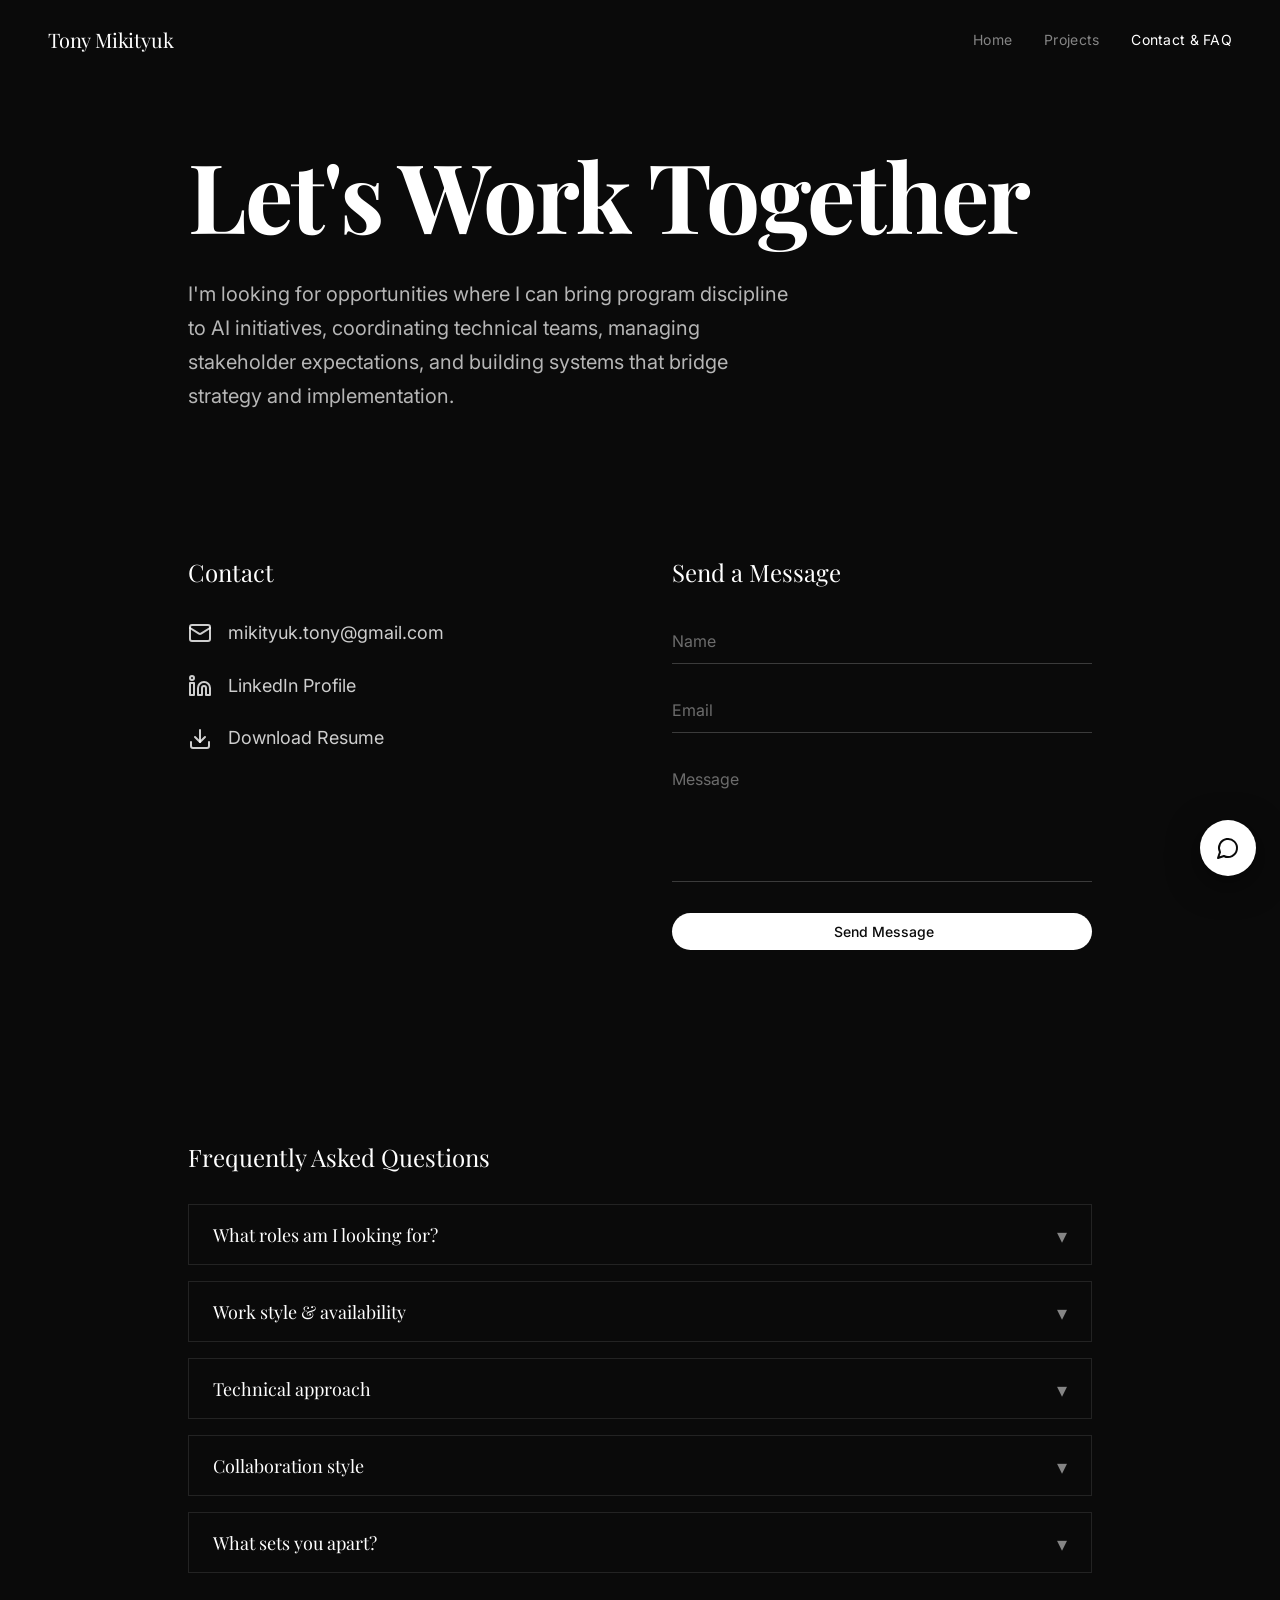
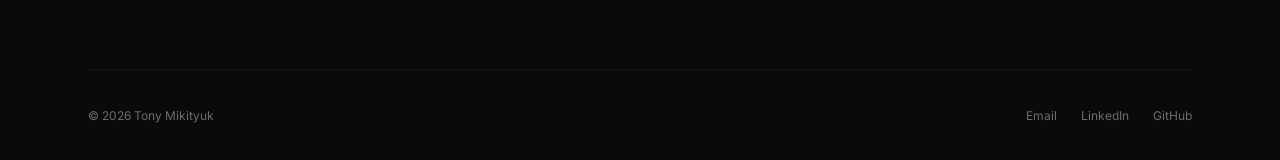
<file: hire-me.html>
<!DOCTYPE html>
<html lang="en">
<head>
  <meta charset="UTF-8">
  <meta name="viewport" content="width=device-width, initial-scale=1.0">
  <title>Contact & FAQ | Tony Mikityuk</title>
  <meta name="description" content="Get in touch with Tony Mikityuk. Download resume, connect on LinkedIn, or send a message.">
  <link rel="stylesheet" href="css/tokens.css">
  <link rel="stylesheet" href="css/styles.css">
</head>
<body>

  <nav class="nav" id="nav">
    <div class="nav__inner">
      <a href="index.html" class="nav__logo">Tony Mikityuk</a>
      <ul class="nav__links">
        <li><a href="index.html" class="nav__link">Home</a></li>
        <li><a href="projects.html" class="nav__link">Projects</a></li>
        <li><a href="hire-me.html" class="nav__link nav__link--active">Contact & FAQ</a></li>
      </ul>
      <button class="nav__hamburger" aria-label="Menu"><span></span><span></span><span></span></button>
    </div>
  </nav>
  <div class="nav__overlay">
    <a href="index.html">Home</a>
    <a href="projects.html">Projects</a>
    <a href="hire-me.html">Contact & FAQ</a>
  </div>

  <!-- Page Hero -->
  <section style="padding-top: calc(64px + var(--space-10)); padding-bottom: var(--space-6);">
    <div class="container--mid">
      <div class="reveal">
        <h1 class="heading-display" style="margin-bottom: var(--space-4);">Let's Work Together</h1>
        <p class="text-body-xl" style="max-width: 600px;">
          I'm looking for opportunities where I can bring program discipline to AI initiatives, coordinating technical teams, managing stakeholder expectations, and building systems that bridge strategy and implementation.
        </p>
      </div>
    </div>
  </section>

  <!-- Contact + Form (2-column) -->
  <section class="section">
    <div class="container--mid">
      <div class="hire-grid">
        <!-- Left: Contact -->
        <div class="reveal--left reveal">
          <h2 class="heading-subsection" style="margin-bottom: var(--space-4);">Contact</h2>
          <div style="display: flex; flex-direction: column; gap: var(--space-3);">
            <a href="mailto:mikityuk.tony@gmail.com" class="contact-link">
              <svg class="contact-link__icon" xmlns="http://www.w3.org/2000/svg" viewBox="0 0 24 24" fill="none" stroke="currentColor" stroke-width="2" stroke-linecap="round" stroke-linejoin="round"><rect width="20" height="16" x="2" y="4" rx="2"/><path d="m22 7-8.97 5.7a1.94 1.94 0 0 1-2.06 0L2 7"/></svg>
              <span>mikityuk.tony@gmail.com</span>
            </a>
            <a href="https://www.linkedin.com/in/tonymikityuk/" target="_blank" class="contact-link">
              <svg class="contact-link__icon" xmlns="http://www.w3.org/2000/svg" viewBox="0 0 24 24" fill="none" stroke="currentColor" stroke-width="2" stroke-linecap="round" stroke-linejoin="round"><path d="M16 8a6 6 0 0 1 6 6v7h-4v-7a2 2 0 0 0-2-2 2 2 0 0 0-2 2v7h-4v-7a6 6 0 0 1 6-6z"/><rect width="4" height="12" x="2" y="9"/><circle cx="4" cy="4" r="2"/></svg>
              <span>LinkedIn Profile</span>
            </a>
            <a href="Tony%20Mikityuk%20-%20Resume%202026.pdf" download class="contact-link">
              <svg class="contact-link__icon" xmlns="http://www.w3.org/2000/svg" viewBox="0 0 24 24" fill="none" stroke="currentColor" stroke-width="2" stroke-linecap="round" stroke-linejoin="round"><path d="M21 15v4a2 2 0 0 1-2 2H5a2 2 0 0 1-2-2v-4"/><polyline points="7 10 12 15 17 10"/><line x1="12" x2="12" y1="15" y2="3"/></svg>
              <span>Download Resume</span>
            </a>
          </div>
        </div>

        <!-- Right: Form -->
        <div class="reveal--right reveal">
          <h2 class="heading-subsection" style="margin-bottom: var(--space-4);">Send a Message</h2>
          <form action="#" method="POST">
            <div class="form__group">
              <input type="text" class="form__input" placeholder="Name" required>
            </div>
            <div class="form__group">
              <input type="email" class="form__input" placeholder="Email" required>
            </div>
            <div class="form__group">
              <textarea class="form__textarea" placeholder="Message" rows="5"></textarea>
            </div>
            <button type="submit" class="btn btn--primary btn--full">
              <span class="btn__text">Send Message</span>
              <span class="btn__hover">Send Message <svg xmlns="http://www.w3.org/2000/svg" viewBox="0 0 24 24" fill="none" stroke="currentColor" stroke-width="2" stroke-linecap="round" stroke-linejoin="round"><path d="M5 12h14"/><path d="m12 5 7 7-7 7"/></svg></span>
              <span class="btn__dot"></span>
            </button>
          </form>
        </div>
      </div>
    </div>
  </section>

  <!-- FAQ -->
  <section class="section">
    <div class="container--mid">
      <div class="reveal">
        <h2 class="heading-subsection" style="margin-bottom: var(--space-4);">Frequently Asked Questions</h2>
      </div>
      <ul class="faq-list">
        <li class="faq-item reveal">
          <button class="faq-item__trigger">
            <span>What roles am I looking for?</span>
            <span class="faq-item__icon">▾</span>
          </button>
          <div class="faq-item__content">
            <p class="faq-item__text">I'm targeting program management, AI-enabled operations, and agentic workflow builder roles. I'm most interested in positions where I can combine program thinking with hands-on AI tooling, translating business needs into practical systems. Product-adjacent and customer success/enablement roles are also a strong fit.</p>
          </div>
        </li>
        <li class="faq-item reveal" data-delay="50">
          <button class="faq-item__trigger">
            <span>Work style & availability</span>
            <span class="faq-item__icon">▾</span>
          </button>
          <div class="faq-item__content">
            <p class="faq-item__text">I'm based in Bothell, WA and open to remote, hybrid, or on-site opportunities in the Seattle area. I thrive in collaborative environments where I can work across teams: engineering, product, sales, and customers. Available for full-time roles and open to contract/consulting for the right project.</p>
          </div>
        </li>
        <li class="faq-item reveal" data-delay="100">
          <button class="faq-item__trigger">
            <span>Technical approach</span>
            <span class="faq-item__icon">▾</span>
          </button>
          <div class="faq-item__content">
            <p class="faq-item__text">I come from a business and operations background, not a CS degree. My technical skills are growing intentionally. I build with Python, LangChain, and modern AI APIs, and I think about systems in terms of workflows, stakeholders, and outcomes. I've evaluated LLM outputs professionally at Scale AI and I'm building agentic tools to deepen that capability.</p>
          </div>
        </li>
        <li class="faq-item reveal" data-delay="150">
          <button class="faq-item__trigger">
            <span>Collaboration style</span>
            <span class="faq-item__icon">▾</span>
          </button>
          <div class="faq-item__content">
            <p class="faq-item__text">I lead with clarity and structure. I ask questions, document decisions, and keep everyone aligned. I'm comfortable managing up, down, and across, whether that's updating executives, coordinating with engineers, or interfacing directly with customers.</p>
          </div>
        </li>
        <li class="faq-item reveal" data-delay="200">
          <button class="faq-item__trigger">
            <span>What sets you apart?</span>
            <span class="faq-item__icon">▾</span>
          </button>
          <div class="faq-item__content">
            <p class="faq-item__text">The combination: real operational and client-facing experience, formal analytics training from Hopkins, hands-on LLM evaluation experience, and a growing portfolio of agentic projects. I'm not just talking about AI. I'm building with it, and I understand the business context around it.</p>
          </div>
        </li>
      </ul>
    </div>
  </section>

  <footer class="container">
    <div class="footer">
      <span class="footer__credits">&copy; 2026 Tony Mikityuk</span>
      <ul class="footer__links">
        <li><a href="mailto:mikityuk.tony@gmail.com">Email</a></li>
        <li><a href="https://www.linkedin.com/in/tonymikityuk/" target="_blank">LinkedIn</a></li>
        <li><a href="https://github.com/tqny/Tony-s-Site" target="_blank">GitHub</a></li>
      </ul>
    </div>
  </footer>

  <!-- Chatbot -->
  <div class="chatbot-panel" id="chatbot">
    <div class="chatbot-panel__body">
      <div class="chatbot-panel__header">
        <div>
          <div class="chatbot-panel__title">AI Assistant</div>
          <div class="chatbot-panel__subtitle">Ask me about Tony</div>
        </div>
        <button class="chatbot-panel__close" onclick="toggleChat()">✕</button>
      </div>
      <div class="chatbot-panel__messages" id="chatMessages">
        <div class="chat-msg chat-msg--assistant">Hi! I'm Tony's AI assistant. Ask me about his background, projects, or how he can help your team.</div>
      </div>
      <div class="chatbot-panel__form-wrap">
        <div class="chatbot-panel__input-shell">
          <div class="chatbot-panel__input-inner">
            <form class="chatbot-panel__form" onsubmit="handleChat(event)">
              <textarea class="chatbot-panel__input" id="chatInput" placeholder="Send a message..." rows="1" autocomplete="off"></textarea>
              <button type="submit" class="chatbot-panel__send" id="chatSend">
                <svg xmlns="http://www.w3.org/2000/svg" width="14" height="14" viewBox="0 0 24 24" fill="none" stroke="currentColor" stroke-width="2" stroke-linecap="round" stroke-linejoin="round"><path d="m22 2-7 20-4-9-9-4Z"/><path d="M22 2 11 13"/></svg>
              </button>
            </form>
          </div>
        </div>
        <div class="chatbot-panel__input-shadow"></div>
      </div>
    </div>
  </div>
  <button class="chatbot-toggle" onclick="toggleChat()" aria-label="Chat">
    <svg xmlns="http://www.w3.org/2000/svg" width="24" height="24" viewBox="0 0 24 24" fill="none" stroke="currentColor" stroke-width="2" stroke-linecap="round" stroke-linejoin="round"><path d="M7.9 20A9 9 0 1 0 4 16.1L2 22Z"/></svg>
  </button>

  <script src="js/main.js"></script>
</body>
</html>
</file>
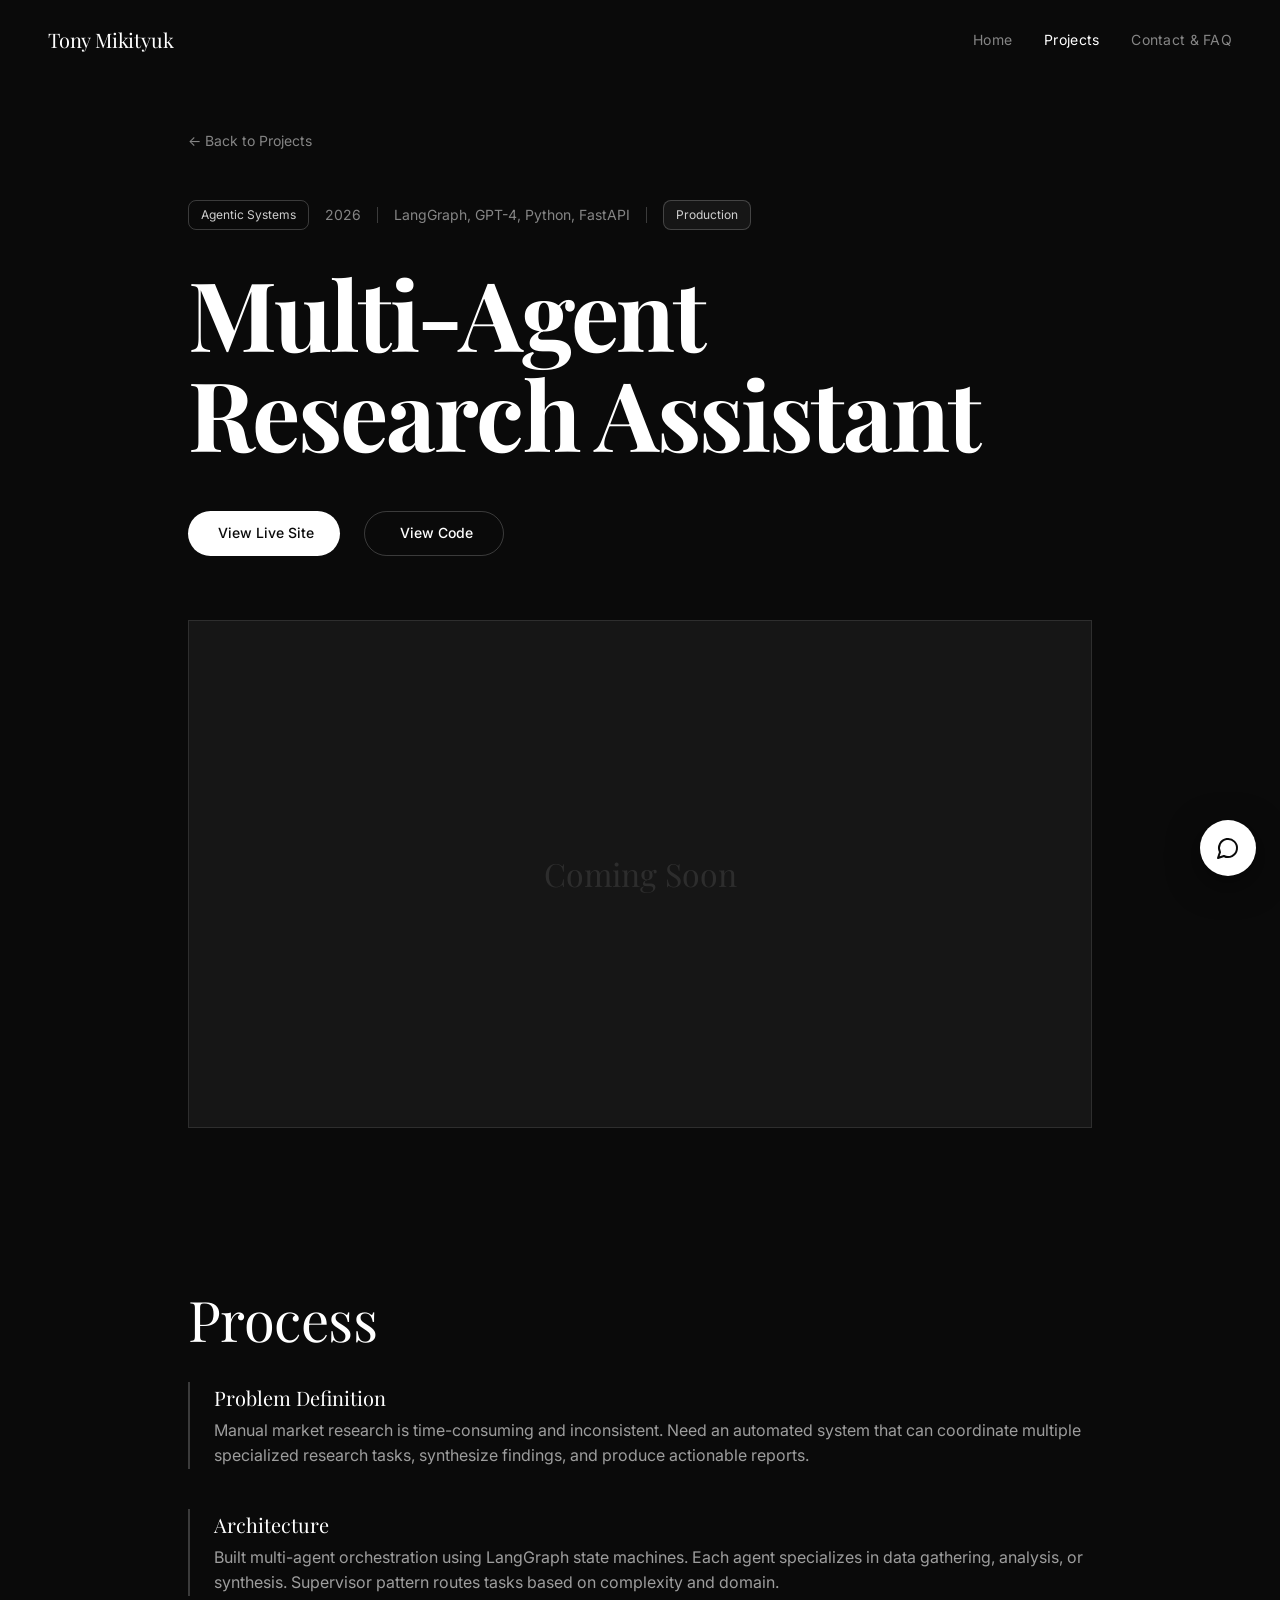
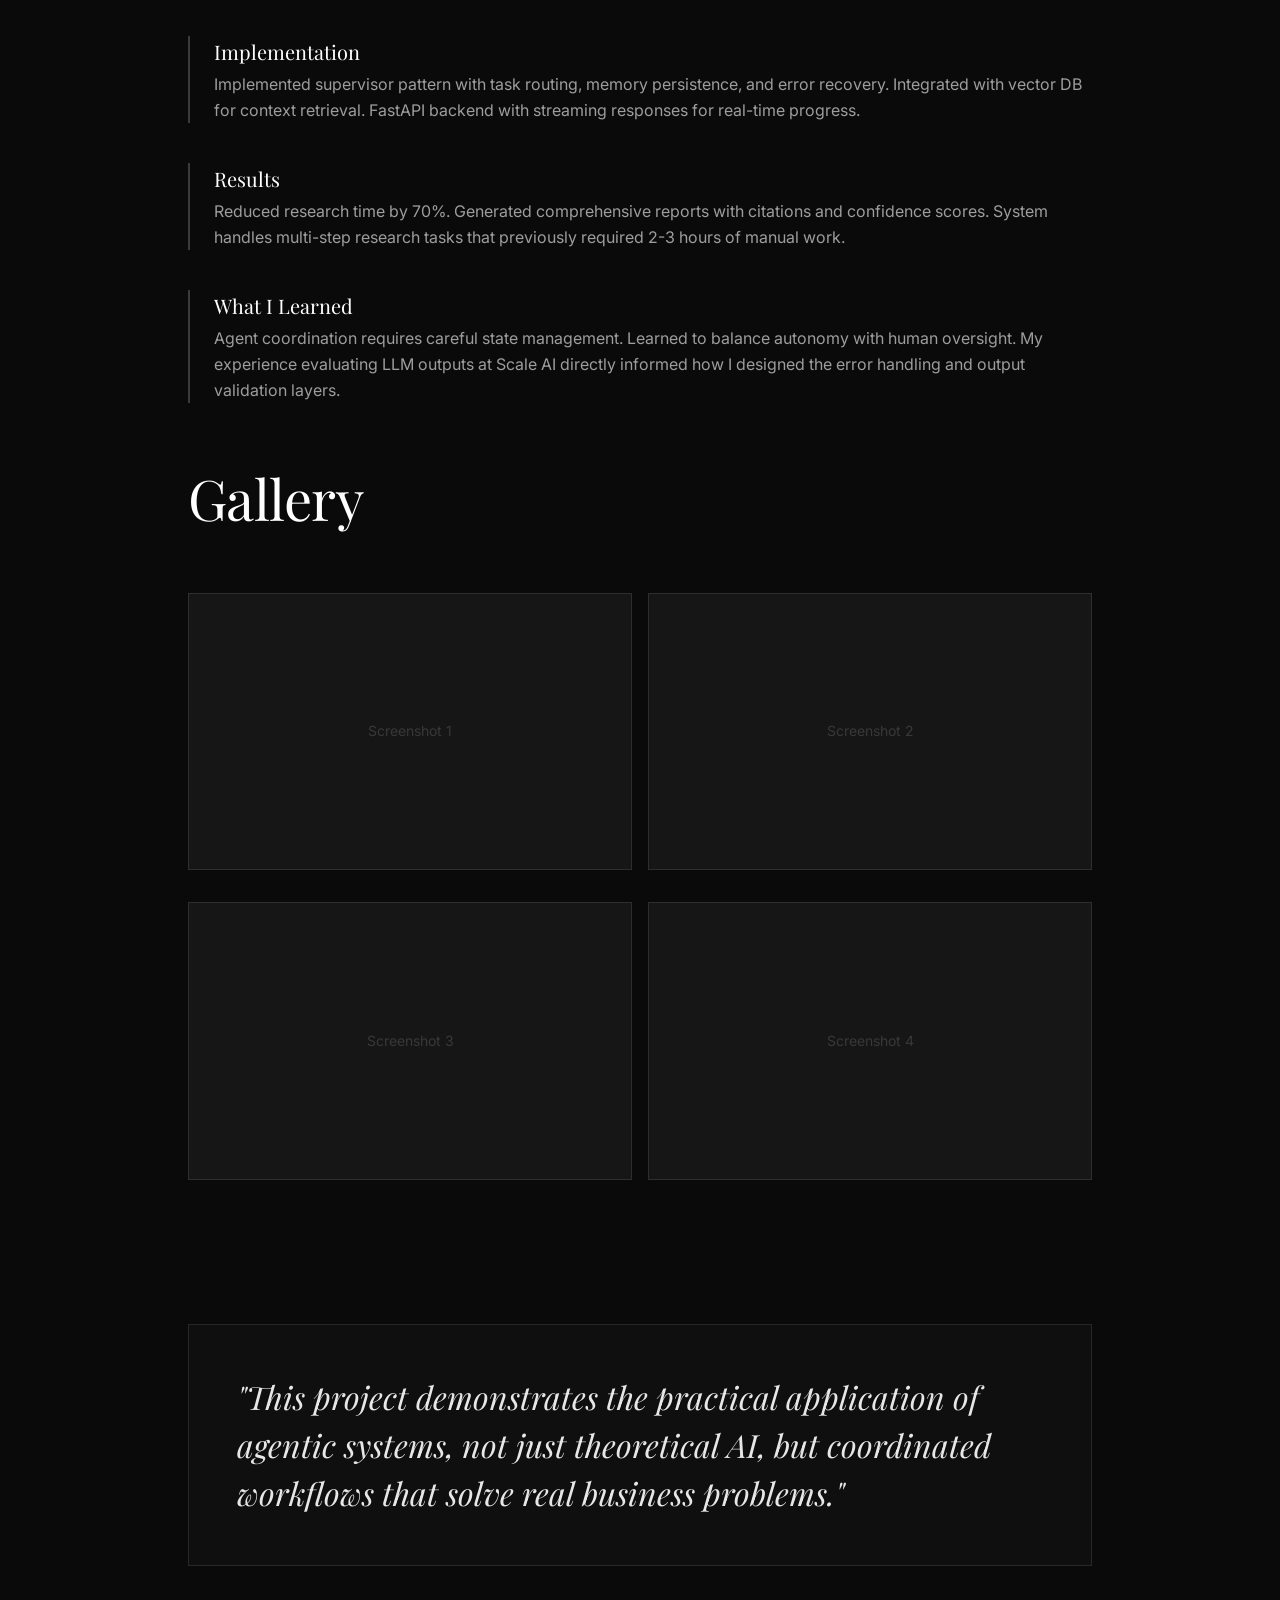
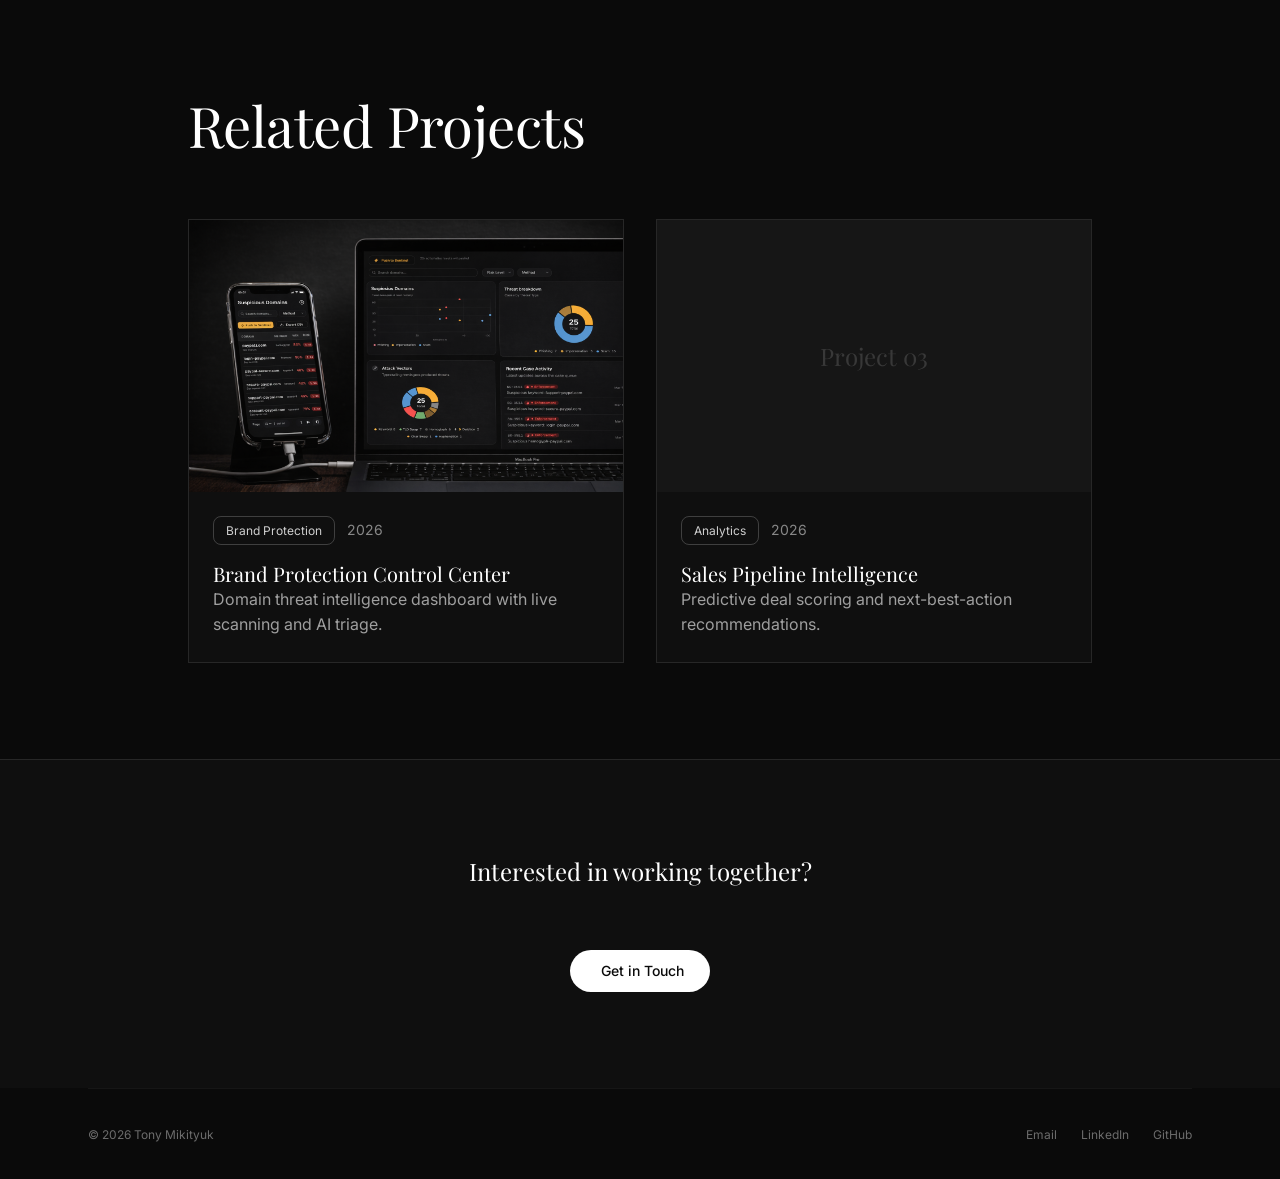
<file: project-detail.html>
<!DOCTYPE html>
<html lang="en">
<head>
  <meta charset="UTF-8">
  <meta name="viewport" content="width=device-width, initial-scale=1.0">
  <title>Multi-Agent Research Assistant | Tony Mikityuk</title>
  <meta name="description" content="Autonomous research pipeline using LangGraph and GPT-4 to coordinate specialist agents for market analysis.">
  <link rel="stylesheet" href="css/tokens.css">
  <link rel="stylesheet" href="css/styles.css">
</head>
<body>

  <nav class="nav" id="nav">
    <div class="nav__inner">
      <a href="index.html" class="nav__logo">Tony Mikityuk</a>
      <ul class="nav__links">
        <li><a href="index.html" class="nav__link">Home</a></li>
        <li><a href="projects.html" class="nav__link nav__link--active">Projects</a></li>
        <li><a href="hire-me.html" class="nav__link">Contact & FAQ</a></li>
      </ul>
      <button class="nav__hamburger" aria-label="Menu"><span></span><span></span><span></span></button>
    </div>
  </nav>
  <div class="nav__overlay">
    <a href="index.html">Home</a>
    <a href="projects.html">Projects</a>
    <a href="hire-me.html">Contact & FAQ</a>
  </div>

  <!-- Project Header -->
  <section style="padding-top: calc(64px + var(--space-8));">
    <div class="container" style="max-width: 1000px;">
      <div class="reveal">
        <a href="projects.html" style="display: inline-flex; align-items: center; gap: 4px; font-size: var(--text-sm); color: rgba(255,255,255,0.5); margin-bottom: var(--space-6);">← Back to Projects</a>

        <div class="project-meta-bar">
          <span class="badge">Agentic Systems</span>
          <span class="text-small">2026</span>
          <span class="project-meta-bar__separator"></span>
          <span class="text-small">LangGraph, GPT-4, Python, FastAPI</span>
          <span class="project-meta-bar__separator"></span>
          <span class="badge badge--filled">Production</span>
        </div>

        <h1 class="heading-display" style="margin-bottom: var(--space-6); line-height: 1.05;">Multi-Agent Research Assistant</h1>

        <div style="display: flex; gap: var(--space-3); flex-wrap: wrap;">
          <a href="#" class="btn btn--primary">
            <span class="btn__text">View Live Site</span>
            <span class="btn__hover">View Live Site <svg xmlns="http://www.w3.org/2000/svg" viewBox="0 0 24 24" fill="none" stroke="currentColor" stroke-width="2" stroke-linecap="round" stroke-linejoin="round"><path d="M7 7h10v10"/><path d="M7 17 17 7"/></svg></span>
            <span class="btn__dot"></span>
          </a>
          <a href="#" class="btn btn--outline">
            <span class="btn__text">View Code</span>
            <span class="btn__hover">View Code <svg xmlns="http://www.w3.org/2000/svg" viewBox="0 0 24 24" fill="none" stroke="currentColor" stroke-width="2" stroke-linecap="round" stroke-linejoin="round"><path d="M7 7h10v10"/><path d="M7 17 17 7"/></svg></span>
            <span class="btn__dot"></span>
          </a>
        </div>
      </div>
    </div>
  </section>

  <!-- Hero Image -->
  <section class="container" style="max-width: 1000px;">
    <div class="hero-image reveal">
      <span class="hero-image__placeholder">Coming Soon</span>
    </div>
  </section>

  <!-- Process -->
  <section class="section" style="padding-bottom: var(--space-8);">
    <div class="container" style="max-width: 1000px;">
      <div class="reveal">
        <h2 class="heading-section" style="margin-bottom: var(--space-4);">Process</h2>
      </div>

      <div style="display: flex; flex-direction: column; gap: var(--space-5);">
        <div class="bl-block reveal">
          <h3 class="bl-block__title" style="font-size: var(--text-xl);">Problem Definition</h3>
          <p class="bl-block__text">Manual market research is time-consuming and inconsistent. Need an automated system that can coordinate multiple specialized research tasks, synthesize findings, and produce actionable reports.</p>
        </div>
        <div class="bl-block reveal" data-delay="50">
          <h3 class="bl-block__title" style="font-size: var(--text-xl);">Architecture</h3>
          <p class="bl-block__text">Built multi-agent orchestration using LangGraph state machines. Each agent specializes in data gathering, analysis, or synthesis. Supervisor pattern routes tasks based on complexity and domain.</p>
        </div>
        <div class="bl-block reveal" data-delay="100">
          <h3 class="bl-block__title" style="font-size: var(--text-xl);">Implementation</h3>
          <p class="bl-block__text">Implemented supervisor pattern with task routing, memory persistence, and error recovery. Integrated with vector DB for context retrieval. FastAPI backend with streaming responses for real-time progress.</p>
        </div>
        <div class="bl-block reveal" data-delay="150">
          <h3 class="bl-block__title" style="font-size: var(--text-xl);">Results</h3>
          <p class="bl-block__text">Reduced research time by 70%. Generated comprehensive reports with citations and confidence scores. System handles multi-step research tasks that previously required 2-3 hours of manual work.</p>
        </div>
        <div class="bl-block reveal" data-delay="200">
          <h3 class="bl-block__title" style="font-size: var(--text-xl);">What I Learned</h3>
          <p class="bl-block__text">Agent coordination requires careful state management. Learned to balance autonomy with human oversight. My experience evaluating LLM outputs at Scale AI directly informed how I designed the error handling and output validation layers.</p>
        </div>
      </div>
    </div>
  </section>

  <!-- Gallery -->
  <section style="padding-bottom: var(--space-6);">
    <div class="container" style="max-width: 1000px;">
      <h2 class="heading-section reveal" style="margin-bottom: var(--space-8);">Gallery</h2>
      <div class="image-gallery image-gallery--2col reveal">
        <div class="gallery-image"><span class="gallery-image__placeholder">Screenshot 1</span></div>
        <div class="gallery-image"><span class="gallery-image__placeholder">Screenshot 2</span></div>
      </div>
      <div class="image-gallery image-gallery--2col reveal" data-delay="100">
        <div class="gallery-image"><span class="gallery-image__placeholder">Screenshot 3</span></div>
        <div class="gallery-image"><span class="gallery-image__placeholder">Screenshot 4</span></div>
      </div>
    </div>
  </section>

  <!-- Quote -->
  <section class="container" style="max-width: 1000px;">
    <div class="quote-block reveal">
      <p class="quote-block__text">"This project demonstrates the practical application of agentic systems, not just theoretical AI, but coordinated workflows that solve real business problems."</p>
    </div>
  </section>

  <!-- Related -->
  <section class="section" style="padding-top: var(--space-8);">
    <div class="container" style="max-width: 1000px;">
      <h2 class="heading-section reveal" style="margin-bottom: var(--space-8);">Related Projects</h2>
      <div class="project-grid reveal">
        <a href="domain-security.html" class="project-card">
          <div class="project-card__image"><img src="images/ds-card-sentinel.png" alt="Brand Protection Control Center" style="width: 100%; height: 100%; object-fit: cover;"></div>
          <div class="project-card__body">
            <div class="project-card__badges">
              <span class="badge">Brand Protection</span>
              <span class="text-small">2026</span>
            </div>
            <h3 class="heading-card">Brand Protection Control Center</h3>
            <p class="project-card__desc">Domain threat intelligence dashboard with live scanning and AI triage.</p>
          </div>
        </a>
        <a href="project-detail.html" class="project-card">
          <div class="project-card__image"><span class="project-card__placeholder">Project 03</span></div>
          <div class="project-card__body">
            <div class="project-card__badges">
              <span class="badge">Analytics</span>
              <span class="text-small">2026</span>
            </div>
            <h3 class="heading-card">Sales Pipeline Intelligence</h3>
            <p class="project-card__desc">Predictive deal scoring and next-best-action recommendations.</p>
          </div>
        </a>
      </div>
    </div>
  </section>

  <!-- CTA -->
  <section class="section section--alt" style="text-align: center; border-top: 1px solid rgba(255,255,255,0.1);">
    <div class="container--mid reveal">
      <h3 class="heading-subsection" style="margin-bottom: var(--space-8);">Interested in working together?</h3>
      <a href="hire-me.html" class="btn btn--primary">
        <span class="btn__text">Get in Touch</span>
        <span class="btn__hover">Get in Touch <svg xmlns="http://www.w3.org/2000/svg" viewBox="0 0 24 24" fill="none" stroke="currentColor" stroke-width="2" stroke-linecap="round" stroke-linejoin="round"><path d="M5 12h14"/><path d="m12 5 7 7-7 7"/></svg></span>
        <span class="btn__dot"></span>
      </a>
    </div>
  </section>

  <footer class="container">
    <div class="footer">
      <span class="footer__credits">&copy; 2026 Tony Mikityuk</span>
      <ul class="footer__links">
        <li><a href="mailto:mikityuk.tony@gmail.com">Email</a></li>
        <li><a href="https://www.linkedin.com/in/tonymikityuk/" target="_blank">LinkedIn</a></li>
        <li><a href="https://github.com/tqny/Tony-s-Site" target="_blank">GitHub</a></li>
      </ul>
    </div>
  </footer>

  <!-- Chatbot -->
  <div class="chatbot-panel" id="chatbot">
    <div class="chatbot-panel__body">
      <div class="chatbot-panel__header">
        <div>
          <div class="chatbot-panel__title">AI Assistant</div>
          <div class="chatbot-panel__subtitle">Ask me about Tony</div>
        </div>
        <button class="chatbot-panel__close" onclick="toggleChat()">✕</button>
      </div>
      <div class="chatbot-panel__messages" id="chatMessages">
        <div class="chat-msg chat-msg--assistant">Hi! I'm Tony's AI assistant. Ask me about his background, projects, or how he can help your team.</div>
      </div>
      <div class="chatbot-panel__form-wrap">
        <div class="chatbot-panel__input-shell">
          <div class="chatbot-panel__input-inner">
            <form class="chatbot-panel__form" onsubmit="handleChat(event)">
              <textarea class="chatbot-panel__input" id="chatInput" placeholder="Send a message..." rows="1" autocomplete="off"></textarea>
              <button type="submit" class="chatbot-panel__send" id="chatSend">
                <svg xmlns="http://www.w3.org/2000/svg" width="14" height="14" viewBox="0 0 24 24" fill="none" stroke="currentColor" stroke-width="2" stroke-linecap="round" stroke-linejoin="round"><path d="m22 2-7 20-4-9-9-4Z"/><path d="M22 2 11 13"/></svg>
              </button>
            </form>
          </div>
        </div>
        <div class="chatbot-panel__input-shadow"></div>
      </div>
    </div>
  </div>
  <button class="chatbot-toggle" onclick="toggleChat()" aria-label="Chat">
    <svg xmlns="http://www.w3.org/2000/svg" width="24" height="24" viewBox="0 0 24 24" fill="none" stroke="currentColor" stroke-width="2" stroke-linecap="round" stroke-linejoin="round"><path d="M7.9 20A9 9 0 1 0 4 16.1L2 22Z"/></svg>
  </button>

  <script src="js/main.js"></script>
</body>
</html>
</file>
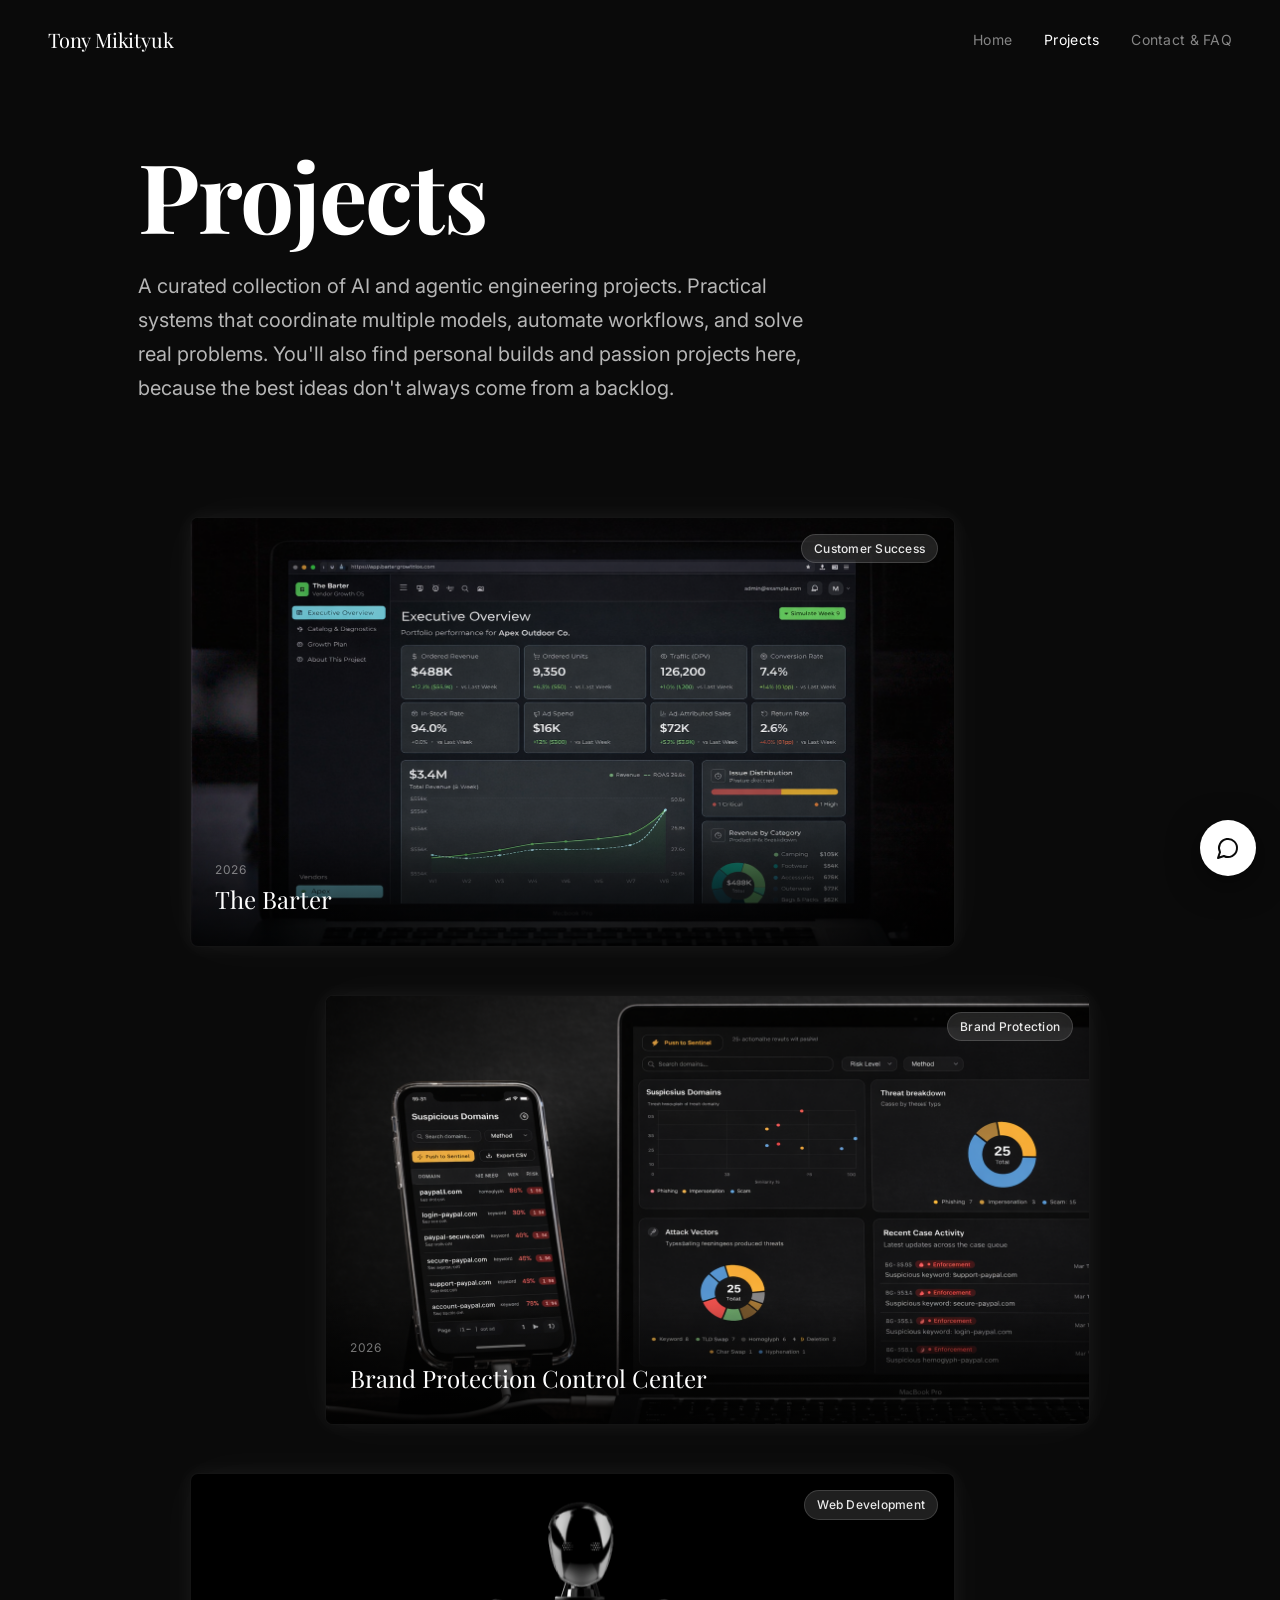
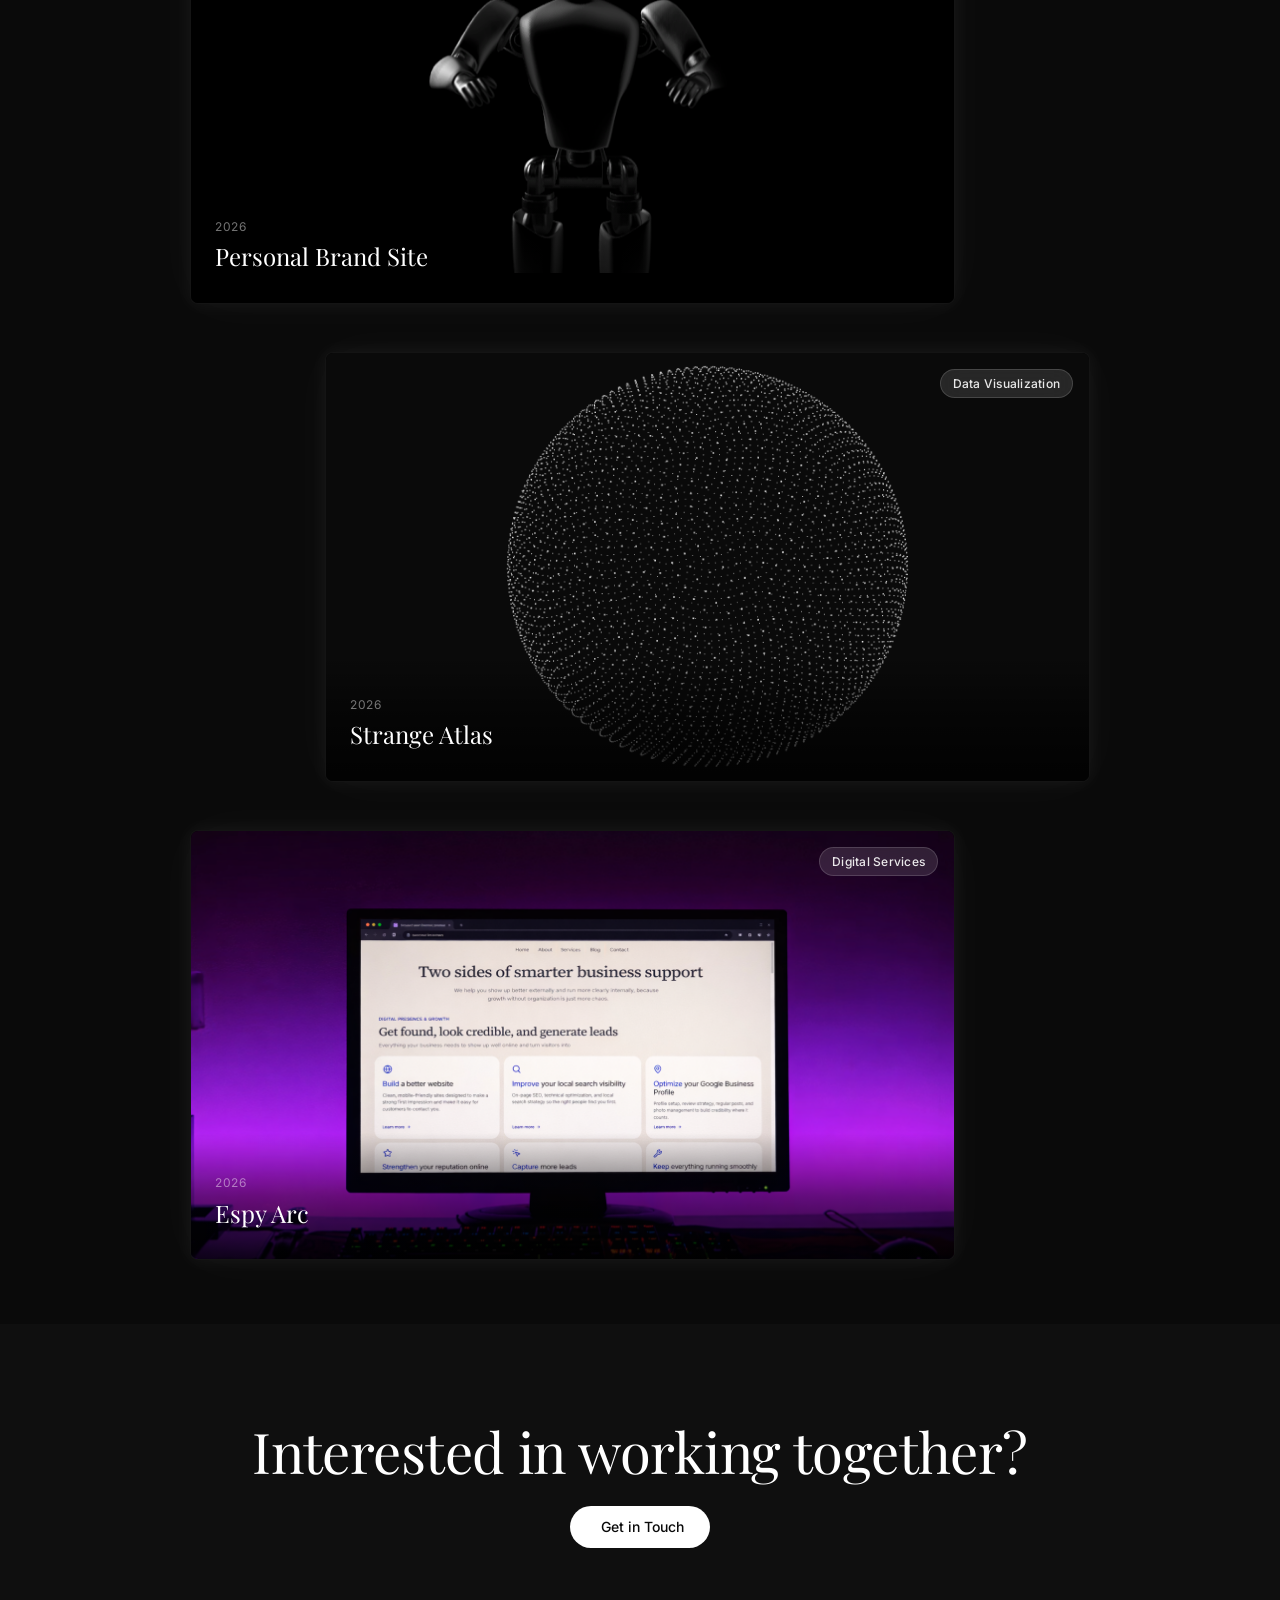
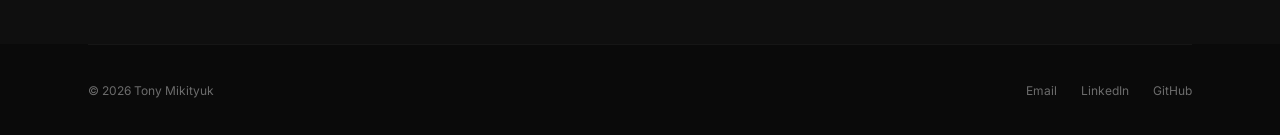
<file: projects.html>
<!DOCTYPE html>
<html lang="en">
<head>
  <meta charset="UTF-8">
  <meta name="viewport" content="width=device-width, initial-scale=1.0">
  <title>Projects | Tony Mikityuk</title>
  <meta name="description" content="A curated portfolio of AI-enabled tools, agentic workflows, and engineering projects.">
  <link rel="stylesheet" href="css/tokens.css">
  <link rel="stylesheet" href="css/styles.css">
</head>
<body>

  <nav class="nav" id="nav">
    <div class="nav__inner">
      <a href="index.html" class="nav__logo">Tony Mikityuk</a>
      <ul class="nav__links">
        <li><a href="index.html" class="nav__link">Home</a></li>
        <li><a href="projects.html" class="nav__link nav__link--active">Projects</a></li>
        <li><a href="hire-me.html" class="nav__link">Contact & FAQ</a></li>
      </ul>
      <button class="nav__hamburger" aria-label="Menu"><span></span><span></span><span></span></button>
    </div>
  </nav>
  <div class="nav__overlay">
    <a href="index.html">Home</a>
    <a href="projects.html">Projects</a>
    <a href="hire-me.html">Contact & FAQ</a>
  </div>

  <!-- Page Hero -->
  <section style="padding-top: calc(64px + var(--space-10)); padding-bottom: var(--space-8);">
    <div class="container" style="max-width: 1100px;">
      <div class="reveal">
        <h1 class="heading-display" style="margin-bottom: var(--space-3);">Projects</h1>
        <p class="text-body-xl" style="max-width: 700px; margin-bottom: var(--space-6);">
          A curated collection of AI and agentic engineering projects. Practical systems that coordinate multiple models, automate workflows, and solve real problems. You'll also find personal builds and passion projects here, because the best ideas don't always come from a backlog.
        </p>
      </div>
    </div>
  </section>

  <!-- Projects -->
  <section style="padding-bottom: var(--space-8);">
    <div class="container" style="max-width: 1100px;">
      <div class="p6-grid">
        <a href="the-barter.html" class="p6-card reveal">
          <div class="p6-card__img">
            <img src="images/tb-card-hero.png" alt="The Barter - Vendor Growth OS" style="object-position: center top;">
          </div>
          <span class="p6-card__badge">Customer Success</span>
          <div class="p6-card__overlay">
            <span class="p6-card__year">2026</span>
            <h3 class="p6-card__title">The Barter</h3>
            <p class="p6-card__desc">AI-assisted vendor growth workspace with diagnostics, decision support, and QBR generation for retail CSMs.</p>
            <span class="p6-card__arrow">
              <svg xmlns="http://www.w3.org/2000/svg" width="20" height="20" viewBox="0 0 24 24" fill="none" stroke="currentColor" stroke-width="2" stroke-linecap="round" stroke-linejoin="round"><path d="M7 7h10v10"/><path d="M7 17 17 7"/></svg>
            </span>
          </div>
        </a>
        <a href="domain-security.html" class="p6-card reveal" data-delay="100">
          <div class="p6-card__img">
            <img src="images/ds-card-sentinel.png" alt="Brand Protection Control Center">
          </div>
          <span class="p6-card__badge">Brand Protection</span>
          <div class="p6-card__overlay">
            <span class="p6-card__year">2026</span>
            <h3 class="p6-card__title">Brand Protection Control Center</h3>
            <p class="p6-card__desc">Domain threat intelligence dashboard with live scanning, multi-source enrichment, AI triage, and full case-to-enforcement workflow.</p>
            <span class="p6-card__arrow">
              <svg xmlns="http://www.w3.org/2000/svg" width="20" height="20" viewBox="0 0 24 24" fill="none" stroke="currentColor" stroke-width="2" stroke-linecap="round" stroke-linejoin="round"><path d="M7 7h10v10"/><path d="M7 17 17 7"/></svg>
            </span>
          </div>
        </a>
        <a href="project-site.html" class="p6-card reveal" data-delay="100">
          <div class="p6-card__img">
            <img src="images/robot-card.png" alt="3D Robot - Personal Brand Site" style="width: 93%; height: 93%; object-fit: contain; object-position: center; margin: auto;">
          </div>
          <span class="p6-card__badge">Web Development</span>
          <div class="p6-card__overlay">
            <span class="p6-card__year">2026</span>
            <h3 class="p6-card__title">Personal Brand Site</h3>
            <p class="p6-card__desc">From-scratch portfolio built entirely with AI-assisted development.</p>
            <span class="p6-card__arrow">
              <svg xmlns="http://www.w3.org/2000/svg" width="20" height="20" viewBox="0 0 24 24" fill="none" stroke="currentColor" stroke-width="2" stroke-linecap="round" stroke-linejoin="round"><path d="M7 7h10v10"/><path d="M7 17 17 7"/></svg>
            </span>
          </div>
        </a>
        <a href="strange-atlas.html" class="p6-card reveal" data-delay="100">
          <div class="p6-card__img">
            <img src="images/sa-card-globe.png" alt="Strange Atlas globe">
          </div>
          <span class="p6-card__badge">Data Visualization</span>
          <div class="p6-card__overlay">
            <span class="p6-card__year">2026</span>
            <h3 class="p6-card__title">Strange Atlas</h3>
            <p class="p6-card__desc">Interactive 3D globe visualizing ~99,000 mysterious phenomena across 10 categories.</p>
            <span class="p6-card__arrow">
              <svg xmlns="http://www.w3.org/2000/svg" width="20" height="20" viewBox="0 0 24 24" fill="none" stroke="currentColor" stroke-width="2" stroke-linecap="round" stroke-linejoin="round"><path d="M7 7h10v10"/><path d="M7 17 17 7"/></svg>
            </span>
          </div>
        </a>
        <a href="espy-arc.html" class="p6-card reveal" data-delay="100">
          <div class="p6-card__img">
            <img src="images/espy-gallery-agency.png" alt="Espy Arc agency site">
          </div>
          <span class="p6-card__badge">Digital Services</span>
          <div class="p6-card__overlay">
            <span class="p6-card__year">2026</span>
            <h3 class="p6-card__title">Espy Arc</h3>
            <p class="p6-card__desc">Digital growth and business systems consultancy for small businesses.</p>
            <span class="p6-card__arrow">
              <svg xmlns="http://www.w3.org/2000/svg" width="20" height="20" viewBox="0 0 24 24" fill="none" stroke="currentColor" stroke-width="2" stroke-linecap="round" stroke-linejoin="round"><path d="M7 7h10v10"/><path d="M7 17 17 7"/></svg>
            </span>
          </div>
        </a>
      </div>
    </div>
  </section>

  <style>
    /* Projects6-inspired cards — staggered stack */
    .p6-grid {
      display: flex;
      flex-direction: column;
      gap: var(--space-6);
      max-width: 900px;
      margin: 0 auto;
    }

    .p6-card {
      position: relative;
      display: block;
      border-radius: var(--radius-md);
      overflow: hidden;
      text-decoration: none;
      aspect-ratio: 16 / 9;
      background: #000;
      width: 85%;
    }

    /* Zigzag: odd left, even right */
    .p6-card:nth-child(odd) { align-self: flex-start; }
    .p6-card:nth-child(even) { align-self: flex-end; }

    /* Subtle glow */
    .p6-card {
      box-shadow: 0 0 20px rgba(255, 255, 255, 0.06), 0 0 60px rgba(255, 255, 255, 0.03);
      border: 1px solid rgba(255, 255, 255, 0.08);
      transition: box-shadow 0.5s var(--ease-default), border-color var(--duration-normal) var(--ease-default);
    }
    .p6-card:hover {
      box-shadow: 0 0 25px rgba(255, 255, 255, 0.1), 0 0 80px rgba(255, 255, 255, 0.05);
      border-color: rgba(255, 255, 255, 0.15);
    }

    /* Image layer */
    .p6-card__img {
      position: absolute;
      inset: 0;
      overflow: hidden;
    }
    .p6-card__img img {
      width: 100%;
      height: 100%;
      object-fit: cover;
      transition: transform 0.6s var(--ease-default), filter 0.6s var(--ease-default);
    }
    .p6-card:hover .p6-card__img img {
      transform: scale(1.06);
      filter: brightness(0.7);
    }

    /* Badge - top right */
    .p6-card__badge {
      position: absolute;
      top: 16px;
      right: 16px;
      z-index: 3;
      font-size: var(--text-xs);
      font-weight: var(--weight-medium);
      color: rgba(255, 255, 255, 0.9);
      background: rgba(255, 255, 255, 0.12);
      backdrop-filter: blur(12px);
      padding: 4px 12px;
      border-radius: 9999px;
      border: 1px solid rgba(255, 255, 255, 0.15);
      letter-spacing: 0.02em;
      transition: background var(--duration-normal) var(--ease-default);
    }
    .p6-card:hover .p6-card__badge {
      background: rgba(255, 255, 255, 0.2);
    }

    /* Gradient overlay with text */
    .p6-card__overlay {
      position: absolute;
      bottom: 0;
      left: 0;
      right: 0;
      z-index: 2;
      padding: var(--space-5) var(--space-3) var(--space-3);
      background: linear-gradient(to top, rgba(0,0,0,0.85) 0%, rgba(0,0,0,0.5) 50%, transparent 100%);
      transition: padding-bottom var(--duration-normal) var(--ease-default);
    }
    .p6-card:hover .p6-card__overlay {
      padding-bottom: var(--space-4);
    }

    .p6-card__year {
      font-size: var(--text-xs);
      color: rgba(255, 255, 255, 0.45);
      letter-spacing: 0.05em;
      display: block;
      margin-bottom: 6px;
    }

    .p6-card__title {
      font-family: var(--font-display);
      font-size: var(--text-2xl);
      font-weight: var(--weight-regular);
      color: #fff;
      line-height: 1.2;
      margin-bottom: 8px;
      transition: transform var(--duration-normal) var(--ease-default);
    }
    .p6-card:hover .p6-card__title {
      transform: translateY(-2px);
    }

    .p6-card__desc {
      font-size: var(--text-sm);
      color: rgba(255, 255, 255, 0.6);
      line-height: 1.5;
      max-height: 0;
      overflow: hidden;
      opacity: 0;
      transition: max-height 0.5s var(--ease-default), opacity 0.4s var(--ease-default);
    }
    .p6-card:hover .p6-card__desc {
      max-height: 100px;
      opacity: 1;
    }

    /* Arrow icon */
    .p6-card__arrow {
      position: absolute;
      top: 16px;
      left: 16px;
      z-index: 3;
      color: #fff;
      opacity: 0;
      transform: translate(-4px, 4px);
      transition: opacity var(--duration-normal) var(--ease-default),
                  transform var(--duration-normal) var(--ease-default);
    }
    .p6-card:hover .p6-card__arrow {
      opacity: 0.7;
      transform: translate(0, 0);
    }

    /* Responsive */
    @media (max-width: 767px) {
      .p6-grid {
        gap: var(--space-5);
      }
      .p6-card {
        width: 100%;
        aspect-ratio: 4 / 3;
      }
      .p6-card__title {
        font-size: var(--text-xl);
      }
      .p6-card__badge {
        top: 12px;
        right: 12px;
      }
      .p6-card__desc {
        max-height: none;
        opacity: 1;
      }
    }
  </style>

  <!-- CTA -->
  <section class="section section--alt">
    <div class="container--mid" style="text-align: center;">
      <div class="reveal">
        <h2 class="heading-section" style="margin-bottom: var(--space-3);">Interested in working together?</h2>
        <a href="hire-me.html" class="btn btn--primary">
          <span class="btn__text">Get in Touch</span>
          <span class="btn__hover">Get in Touch <svg xmlns="http://www.w3.org/2000/svg" viewBox="0 0 24 24" fill="none" stroke="currentColor" stroke-width="2" stroke-linecap="round" stroke-linejoin="round"><path d="M5 12h14"/><path d="m12 5 7 7-7 7"/></svg></span>
          <span class="btn__dot"></span>
        </a>
      </div>
    </div>
  </section>

  <footer class="container">
    <div class="footer">
      <span class="footer__credits">&copy; 2026 Tony Mikityuk</span>
      <ul class="footer__links">
        <li><a href="mailto:mikityuk.tony@gmail.com">Email</a></li>
        <li><a href="https://www.linkedin.com/in/tonymikityuk/" target="_blank">LinkedIn</a></li>
        <li><a href="https://github.com/tqny/Tony-s-Site" target="_blank">GitHub</a></li>
      </ul>
    </div>
  </footer>

  <!-- Chatbot -->
  <div class="chatbot-panel" id="chatbot">
    <div class="chatbot-panel__body">
      <div class="chatbot-panel__header">
        <div>
          <div class="chatbot-panel__title">AI Assistant</div>
          <div class="chatbot-panel__subtitle">Ask me about Tony</div>
        </div>
        <button class="chatbot-panel__close" onclick="toggleChat()">✕</button>
      </div>
      <div class="chatbot-panel__messages" id="chatMessages">
        <div class="chat-msg chat-msg--assistant">Hi! I'm Tony's AI assistant. Ask me about his background, projects, or how he can help your team.</div>
      </div>
      <div class="chatbot-panel__form-wrap">
        <div class="chatbot-panel__input-shell">
          <div class="chatbot-panel__input-inner">
            <form class="chatbot-panel__form" onsubmit="handleChat(event)">
              <textarea class="chatbot-panel__input" id="chatInput" placeholder="Send a message..." rows="1" autocomplete="off"></textarea>
              <button type="submit" class="chatbot-panel__send" id="chatSend">
                <svg xmlns="http://www.w3.org/2000/svg" width="14" height="14" viewBox="0 0 24 24" fill="none" stroke="currentColor" stroke-width="2" stroke-linecap="round" stroke-linejoin="round"><path d="m22 2-7 20-4-9-9-4Z"/><path d="M22 2 11 13"/></svg>
              </button>
            </form>
          </div>
        </div>
        <div class="chatbot-panel__input-shadow"></div>
      </div>
    </div>
  </div>
  <button class="chatbot-toggle" onclick="toggleChat()" aria-label="Chat">
    <svg xmlns="http://www.w3.org/2000/svg" width="24" height="24" viewBox="0 0 24 24" fill="none" stroke="currentColor" stroke-width="2" stroke-linecap="round" stroke-linejoin="round"><path d="M7.9 20A9 9 0 1 0 4 16.1L2 22Z"/></svg>
  </button>

  <script src="js/main.js"></script>
</body>
</html>
</file>
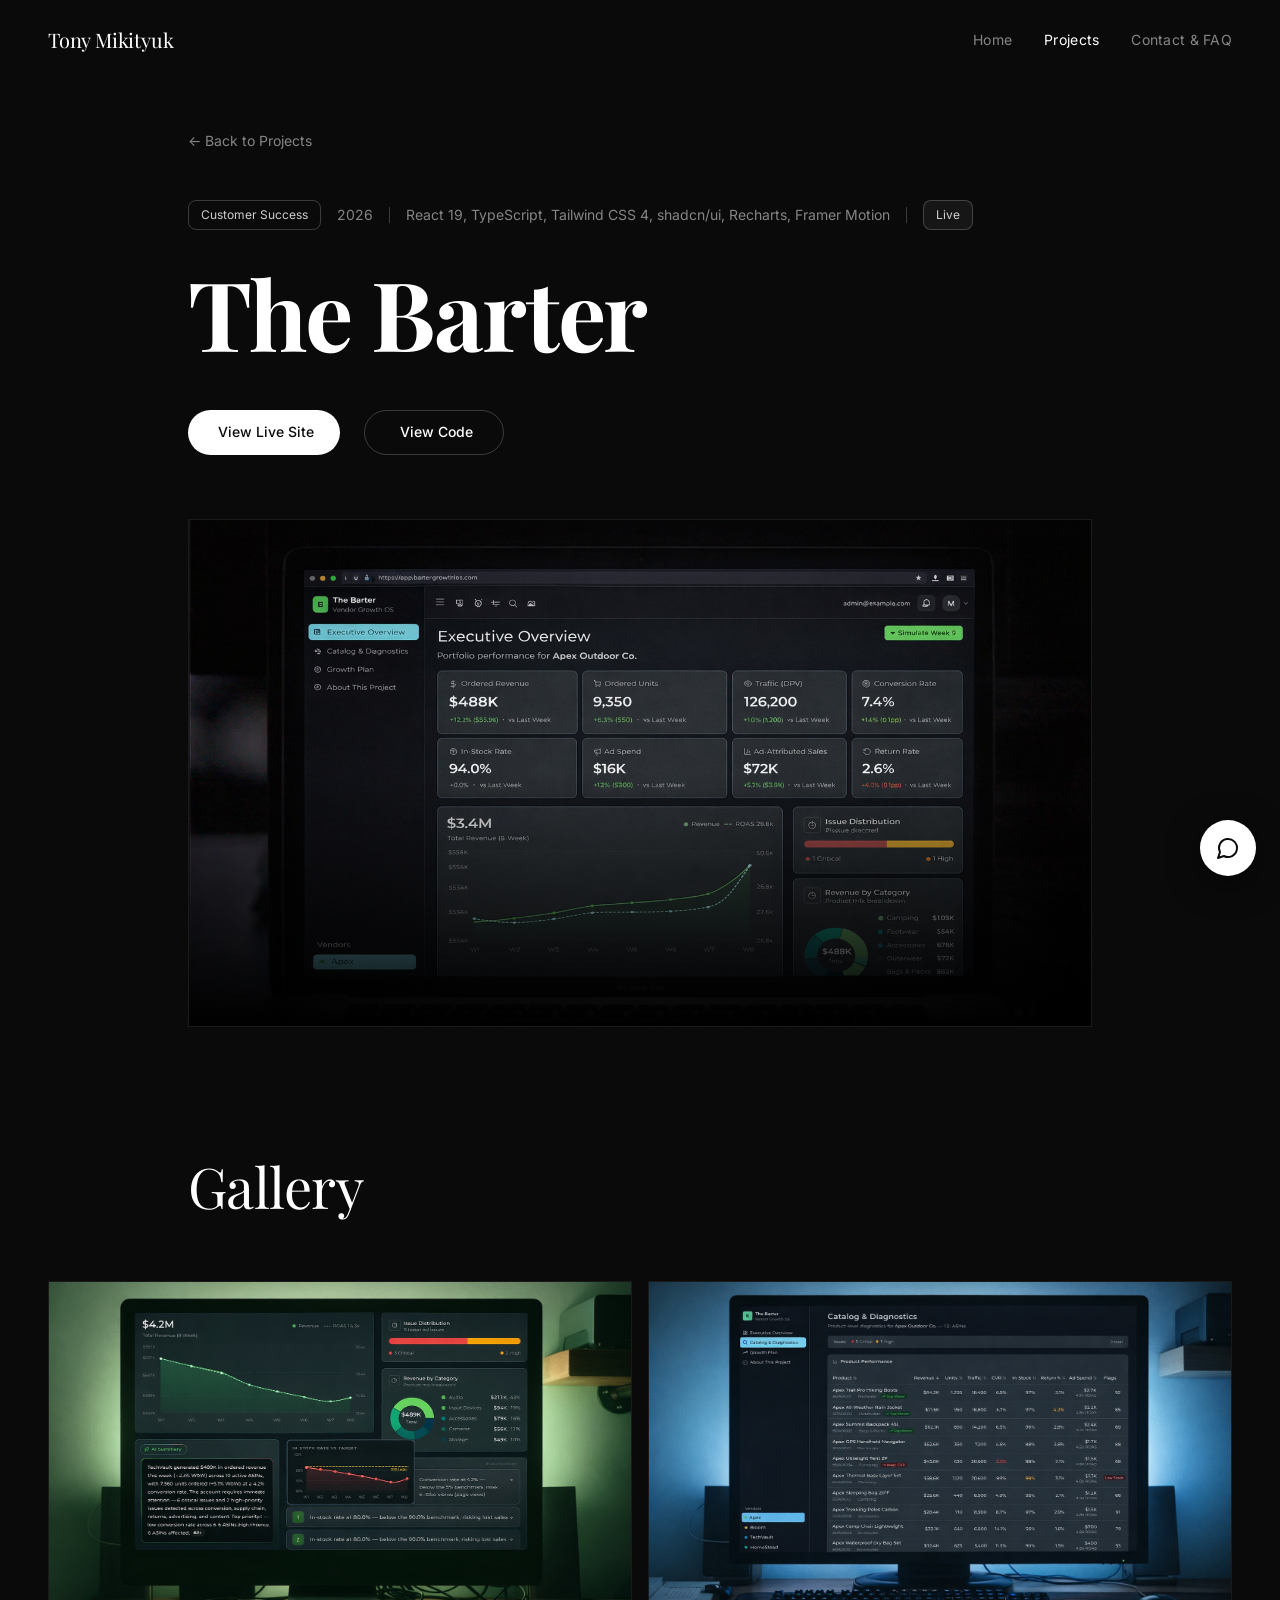
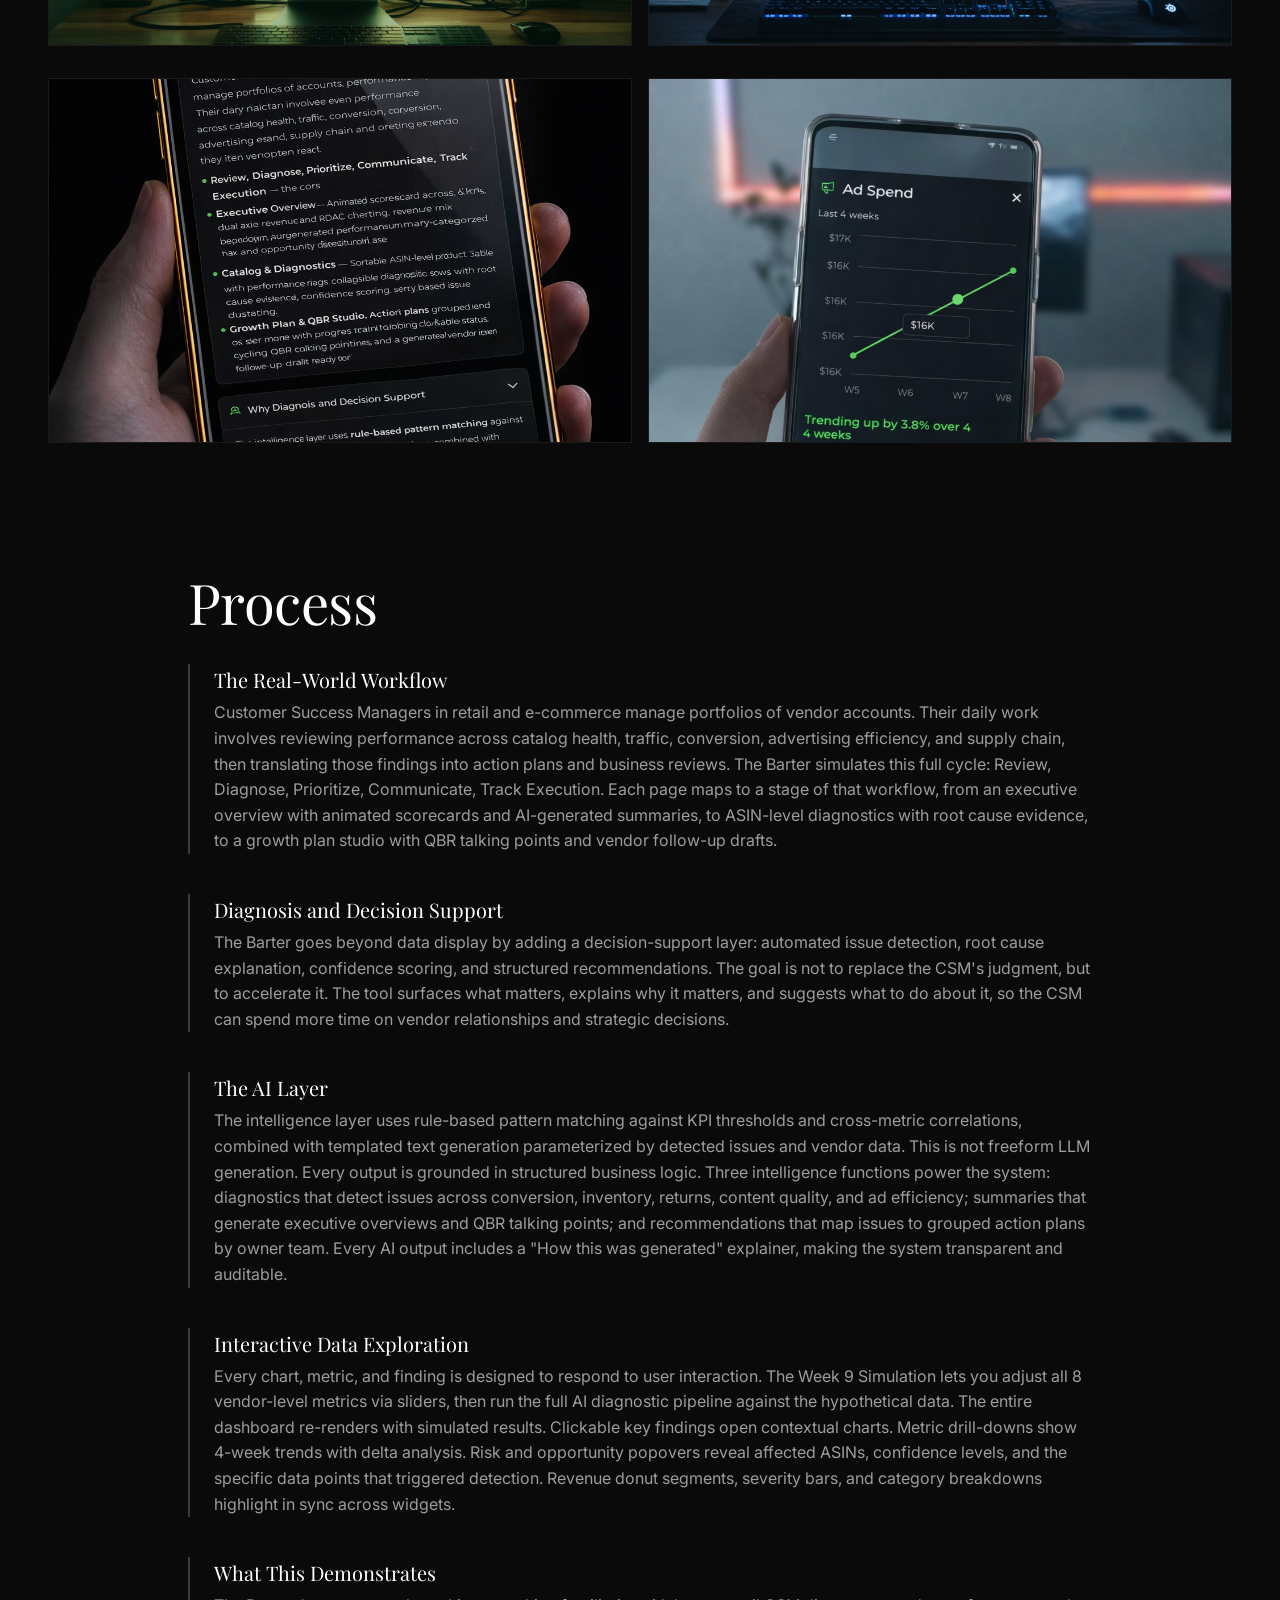
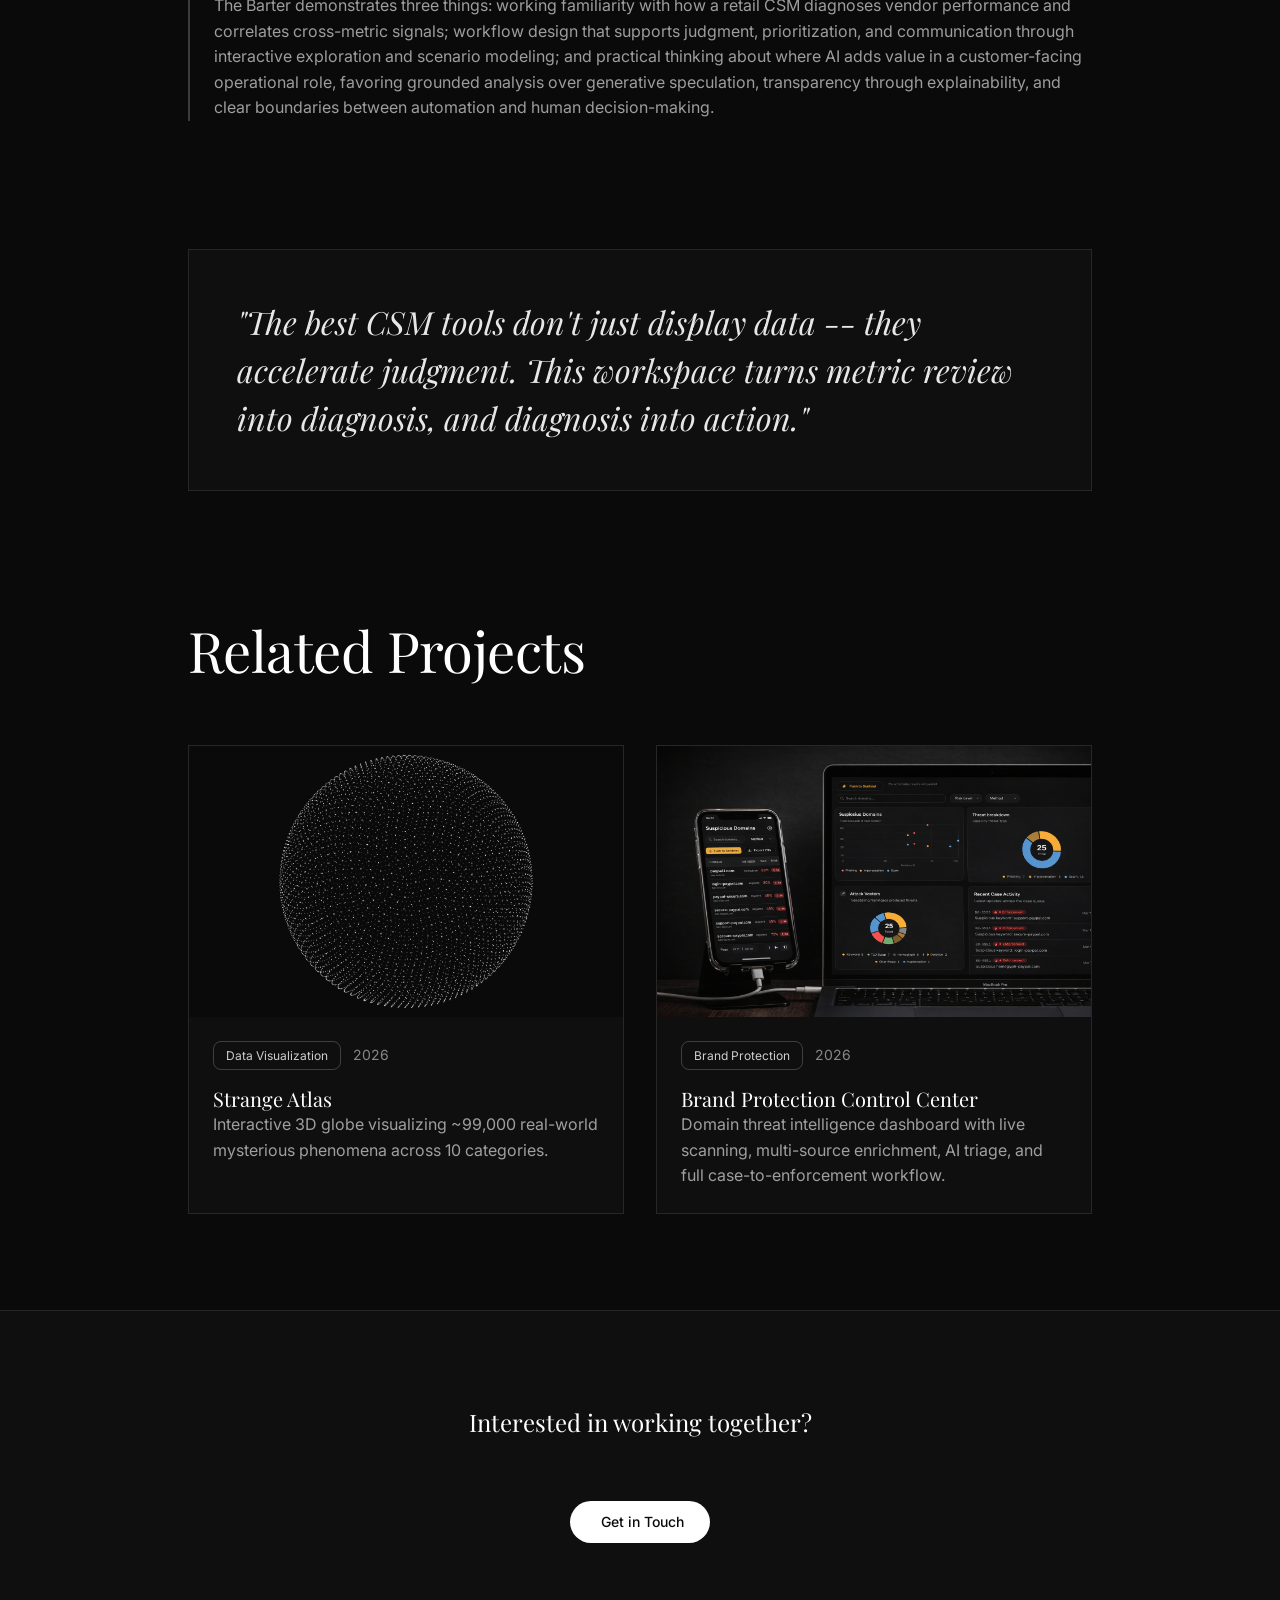
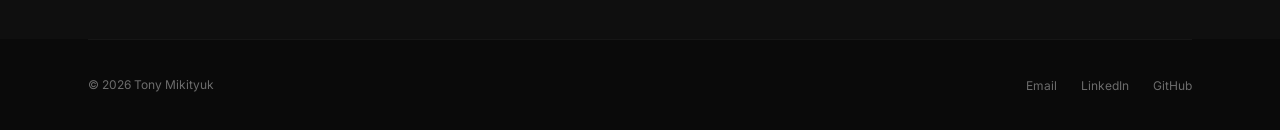
<file: the-barter.html>
<!DOCTYPE html>
<html lang="en">
<head>
  <meta charset="UTF-8">
  <meta name="viewport" content="width=device-width, initial-scale=1.0">
  <title>The Barter | Tony Mikityuk</title>
  <meta name="description" content="An AI-assisted customer success workspace that helps CSMs manage vendor portfolios, diagnose performance issues, and generate retailer-ready quarterly growth plans.">
  <link rel="stylesheet" href="css/tokens.css">
  <link rel="stylesheet" href="css/styles.css">
</head>
<body>

  <nav class="nav" id="nav">
    <div class="nav__inner">
      <a href="index.html" class="nav__logo">Tony Mikityuk</a>
      <ul class="nav__links">
        <li><a href="index.html" class="nav__link">Home</a></li>
        <li><a href="projects.html" class="nav__link nav__link--active">Projects</a></li>
        <li><a href="hire-me.html" class="nav__link">Contact & FAQ</a></li>
      </ul>
      <button class="nav__hamburger" aria-label="Menu"><span></span><span></span><span></span></button>
    </div>
  </nav>
  <div class="nav__overlay">
    <a href="index.html">Home</a>
    <a href="projects.html">Projects</a>
    <a href="hire-me.html">Contact & FAQ</a>
  </div>

  <!-- Project Header -->
  <section style="padding-top: calc(64px + var(--space-8));">
    <div class="container" style="max-width: 1000px;">
      <div class="reveal">
        <a href="projects.html" style="display: inline-flex; align-items: center; gap: 4px; font-size: var(--text-sm); color: rgba(255,255,255,0.5); margin-bottom: var(--space-6);">← Back to Projects</a>

        <div class="project-meta-bar">
          <span class="badge">Customer Success</span>
          <span class="text-small">2026</span>
          <span class="project-meta-bar__separator"></span>
          <span class="text-small">React 19, TypeScript, Tailwind CSS 4, shadcn/ui, Recharts, Framer Motion</span>
          <span class="project-meta-bar__separator"></span>
          <span class="badge badge--filled">Live</span>
        </div>

        <h1 class="heading-display" style="margin-bottom: var(--space-6); line-height: 1.05;">The Barter</h1>

        <div style="display: flex; gap: var(--space-3); flex-wrap: wrap;">
          <a href="https://tqny.github.io/the-barter/" target="_blank" class="btn btn--primary">
            <span class="btn__text">View Live Site</span>
            <span class="btn__hover">View Live Site <svg xmlns="http://www.w3.org/2000/svg" viewBox="0 0 24 24" fill="none" stroke="currentColor" stroke-width="2" stroke-linecap="round" stroke-linejoin="round"><path d="M7 7h10v10"/><path d="M7 17 17 7"/></svg></span>
            <span class="btn__dot"></span>
          </a>
          <a href="https://github.com/tqny/the-barter" target="_blank" class="btn btn--outline">
            <span class="btn__text">View Code</span>
            <span class="btn__hover">View Code <svg xmlns="http://www.w3.org/2000/svg" viewBox="0 0 24 24" fill="none" stroke="currentColor" stroke-width="2" stroke-linecap="round" stroke-linejoin="round"><path d="M7 7h10v10"/><path d="M7 17 17 7"/></svg></span>
            <span class="btn__dot"></span>
          </a>
        </div>
      </div>
    </div>
  </section>

  <!-- Hero Image -->
  <section class="container" style="max-width: 1000px;">
    <div class="hero-image reveal" style="background: #000; position: relative;">
      <img src="images/tb-card-hero.png" alt="The Barter - Vendor Growth OS dashboard" style="width: 100%; height: 100%; object-fit: cover; object-position: center top;">
      <div style="position: absolute; inset: 0; background: linear-gradient(to bottom, transparent 50%, #000 100%); pointer-events: none;"></div>
    </div>
  </section>

  <!-- Gallery -->
  <section style="padding-top: var(--space-8); padding-bottom: var(--space-6);">
    <div class="container" style="max-width: 1000px;">
      <h2 class="heading-section reveal" style="margin-bottom: var(--space-8);">Gallery</h2>
    </div>
    <div class="container" style="max-width: 1400px;">
      <div class="image-gallery image-gallery--2col reveal">
        <div class="gallery-image" style="background: #000;"><img src="images/tb-gallery-overview.png" alt="The Barter - Executive Overview" style="width: 100%; height: 100%; object-fit: cover;"></div>
        <div class="gallery-image" style="background: #000;"><img src="images/tb-gallery-diagnostics.png" alt="The Barter - Catalog & Diagnostics" style="width: 100%; height: 100%; object-fit: cover;"></div>
      </div>
      <div class="image-gallery image-gallery--2col reveal" data-delay="100">
        <div class="gallery-image" style="background: #000;"><img src="images/tb-gallery-growthplan.png" alt="The Barter - Growth Plan & QBR" style="width: 100%; height: 100%; object-fit: cover;"></div>
        <div class="gallery-image" style="background: #000;"><img src="images/tb-gallery-simulation.png" alt="The Barter - Week 9 Simulation" style="width: 100%; height: 100%; object-fit: cover;"></div>
      </div>
    </div>
  </section>

  <!-- Process -->
  <section class="section" style="padding-top: var(--space-6); padding-bottom: var(--space-8);">
    <div class="container" style="max-width: 1000px;">
      <div class="reveal">
        <h2 class="heading-section" style="margin-bottom: var(--space-4);">Process</h2>
      </div>

      <div style="display: flex; flex-direction: column; gap: var(--space-5);">
        <div class="bl-block reveal">
          <h3 class="bl-block__title" style="font-size: var(--text-xl);">The Real-World Workflow</h3>
          <p class="bl-block__text">Customer Success Managers in retail and e-commerce manage portfolios of vendor accounts. Their daily work involves reviewing performance across catalog health, traffic, conversion, advertising efficiency, and supply chain, then translating those findings into action plans and business reviews. The Barter simulates this full cycle: Review, Diagnose, Prioritize, Communicate, Track Execution. Each page maps to a stage of that workflow, from an executive overview with animated scorecards and AI-generated summaries, to ASIN-level diagnostics with root cause evidence, to a growth plan studio with QBR talking points and vendor follow-up drafts.</p>
        </div>
        <div class="bl-block reveal" data-delay="50">
          <h3 class="bl-block__title" style="font-size: var(--text-xl);">Diagnosis and Decision Support</h3>
          <p class="bl-block__text">The Barter goes beyond data display by adding a decision-support layer: automated issue detection, root cause explanation, confidence scoring, and structured recommendations. The goal is not to replace the CSM's judgment, but to accelerate it. The tool surfaces what matters, explains why it matters, and suggests what to do about it, so the CSM can spend more time on vendor relationships and strategic decisions.</p>
        </div>
        <div class="bl-block reveal" data-delay="100">
          <h3 class="bl-block__title" style="font-size: var(--text-xl);">The AI Layer</h3>
          <p class="bl-block__text">The intelligence layer uses rule-based pattern matching against KPI thresholds and cross-metric correlations, combined with templated text generation parameterized by detected issues and vendor data. This is not freeform LLM generation. Every output is grounded in structured business logic. Three intelligence functions power the system: diagnostics that detect issues across conversion, inventory, returns, content quality, and ad efficiency; summaries that generate executive overviews and QBR talking points; and recommendations that map issues to grouped action plans by owner team. Every AI output includes a "How this was generated" explainer, making the system transparent and auditable.</p>
        </div>
        <div class="bl-block reveal" data-delay="150">
          <h3 class="bl-block__title" style="font-size: var(--text-xl);">Interactive Data Exploration</h3>
          <p class="bl-block__text">Every chart, metric, and finding is designed to respond to user interaction. The Week 9 Simulation lets you adjust all 8 vendor-level metrics via sliders, then run the full AI diagnostic pipeline against the hypothetical data. The entire dashboard re-renders with simulated results. Clickable key findings open contextual charts. Metric drill-downs show 4-week trends with delta analysis. Risk and opportunity popovers reveal affected ASINs, confidence levels, and the specific data points that triggered detection. Revenue donut segments, severity bars, and category breakdowns highlight in sync across widgets.</p>
        </div>
        <div class="bl-block reveal" data-delay="200">
          <h3 class="bl-block__title" style="font-size: var(--text-xl);">What This Demonstrates</h3>
          <p class="bl-block__text">The Barter demonstrates three things: working familiarity with how a retail CSM diagnoses vendor performance and correlates cross-metric signals; workflow design that supports judgment, prioritization, and communication through interactive exploration and scenario modeling; and practical thinking about where AI adds value in a customer-facing operational role, favoring grounded analysis over generative speculation, transparency through explainability, and clear boundaries between automation and human decision-making.</p>
        </div>
      </div>
    </div>
  </section>

  <!-- Quote -->
  <section class="container" style="max-width: 1000px;">
    <div class="quote-block reveal">
      <p class="quote-block__text">"The best CSM tools don't just display data -- they accelerate judgment. This workspace turns metric review into diagnosis, and diagnosis into action."</p>
    </div>
  </section>

  <!-- Related -->
  <section class="section" style="padding-top: var(--space-8);">
    <div class="container" style="max-width: 1000px;">
      <h2 class="heading-section reveal" style="margin-bottom: var(--space-8);">Related Projects</h2>
      <div class="project-grid reveal">
        <a href="strange-atlas.html" class="project-card">
          <div class="project-card__image" style="background: #000;"><img src="images/sa-card-globe.png" alt="Strange Atlas globe" style="width: 100%; height: 100%; object-fit: cover;"></div>
          <div class="project-card__body">
            <div class="project-card__badges">
              <span class="badge">Data Visualization</span>
              <span class="text-small">2026</span>
            </div>
            <h3 class="heading-card">Strange Atlas</h3>
            <p class="project-card__desc">Interactive 3D globe visualizing ~99,000 real-world mysterious phenomena across 10 categories.</p>
          </div>
        </a>
        <a href="domain-security.html" class="project-card">
          <div class="project-card__image"><img src="images/ds-card-sentinel.png" alt="Brand Protection Control Center" style="width: 100%; height: 100%; object-fit: cover;"></div>
          <div class="project-card__body">
            <div class="project-card__badges">
              <span class="badge">Brand Protection</span>
              <span class="text-small">2026</span>
            </div>
            <h3 class="heading-card">Brand Protection Control Center</h3>
            <p class="project-card__desc">Domain threat intelligence dashboard with live scanning, multi-source enrichment, AI triage, and full case-to-enforcement workflow.</p>
          </div>
        </a>
      </div>
    </div>
  </section>

  <!-- CTA -->
  <section class="section section--alt" style="text-align: center; border-top: 1px solid rgba(255,255,255,0.1);">
    <div class="container--mid reveal">
      <h3 class="heading-subsection" style="margin-bottom: var(--space-8);">Interested in working together?</h3>
      <a href="hire-me.html" class="btn btn--primary">
        <span class="btn__text">Get in Touch</span>
        <span class="btn__hover">Get in Touch <svg xmlns="http://www.w3.org/2000/svg" viewBox="0 0 24 24" fill="none" stroke="currentColor" stroke-width="2" stroke-linecap="round" stroke-linejoin="round"><path d="M5 12h14"/><path d="m12 5 7 7-7 7"/></svg></span>
        <span class="btn__dot"></span>
      </a>
    </div>
  </section>

  <footer class="container">
    <div class="footer">
      <span class="footer__credits">&copy; 2026 Tony Mikityuk</span>
      <ul class="footer__links">
        <li><a href="mailto:mikityuk.tony@gmail.com">Email</a></li>
        <li><a href="https://www.linkedin.com/in/tonymikityuk/" target="_blank">LinkedIn</a></li>
        <li><a href="https://github.com/tqny/Tony-s-Site" target="_blank">GitHub</a></li>
      </ul>
    </div>
  </footer>

  <!-- Chatbot -->
  <div class="chatbot-panel" id="chatbot">
    <div class="chatbot-panel__body">
      <div class="chatbot-panel__header">
        <div>
          <div class="chatbot-panel__title">AI Assistant</div>
          <div class="chatbot-panel__subtitle">Ask me about Tony</div>
        </div>
        <button class="chatbot-panel__close" onclick="toggleChat()">✕</button>
      </div>
      <div class="chatbot-panel__messages" id="chatMessages">
        <div class="chat-msg chat-msg--assistant">Hi! I'm Tony's AI assistant. Ask me about his background, projects, or how he can help your team.</div>
      </div>
      <div class="chatbot-panel__form-wrap">
        <div class="chatbot-panel__input-shell">
          <div class="chatbot-panel__input-inner">
            <form class="chatbot-panel__form" onsubmit="handleChat(event)">
              <textarea class="chatbot-panel__input" id="chatInput" placeholder="Send a message..." rows="1" autocomplete="off"></textarea>
              <button type="submit" class="chatbot-panel__send" id="chatSend">
                <svg xmlns="http://www.w3.org/2000/svg" width="14" height="14" viewBox="0 0 24 24" fill="none" stroke="currentColor" stroke-width="2" stroke-linecap="round" stroke-linejoin="round"><path d="m22 2-7 20-4-9-9-4Z"/><path d="M22 2 11 13"/></svg>
              </button>
            </form>
          </div>
        </div>
        <div class="chatbot-panel__input-shadow"></div>
      </div>
    </div>
  </div>
  <button class="chatbot-toggle" onclick="toggleChat()" aria-label="Chat">
    <svg xmlns="http://www.w3.org/2000/svg" width="24" height="24" viewBox="0 0 24 24" fill="none" stroke="currentColor" stroke-width="2" stroke-linecap="round" stroke-linejoin="round"><path d="M7.9 20A9 9 0 1 0 4 16.1L2 22Z"/></svg>
  </button>

  <script src="js/main.js"></script>
</body>
</html>
</file>
<file: css/tokens.css>
/* ============================================
   DESIGN TOKENS - Tony Mikityuk Personal Brand Site
   Style: Editorial Dark Minimal
   ============================================ */

:root {
  /* Colors */
  --bg-primary: #0A0A0A;
  --bg-secondary: #111111;
  --surface: #161616;
  --surface-alt: #1C1C1C;
  --border: #2A2A2A;
  --border-subtle: #1E1E1E;
  --text-primary: #FFFFFF;
  --text-secondary: #999999;
  --text-muted: #666666;
  --accent-warm: #7C3A3A;
  --accent-warm-alt: #A0522D;
  --accent-interactive: #E0E0E0;
  --success: #4ADE80;
  --warning: #FBBF24;
  --danger: #F87171;
  --overlay: rgba(0, 0, 0, 0.6);

  /* Typography */
  --font-display: 'Playfair Display', Georgia, serif;
  --font-sans: 'Inter', -apple-system, BlinkMacSystemFont, sans-serif;
  --font-mono: 'JetBrains Mono', 'Fira Code', monospace;

  /* Type Scale */
  --text-xs: 0.75rem;
  --text-sm: 0.875rem;
  --text-base: 1rem;
  --text-lg: 1.125rem;
  --text-xl: 1.25rem;
  --text-2xl: 1.5rem;
  --text-3xl: 2rem;
  --text-4xl: 2.5rem;
  --text-5xl: 3.5rem;
  --text-6xl: 4.5rem;
  --text-display: 6rem;
  --text-display-xl: 8rem;

  /* Font Weights */
  --weight-light: 300;
  --weight-regular: 400;
  --weight-medium: 500;
  --weight-semibold: 600;
  --weight-bold: 700;

  /* Spacing */
  --space-1: 8px;
  --space-2: 16px;
  --space-3: 24px;
  --space-4: 32px;
  --space-5: 40px;
  --space-6: 48px;
  --space-8: 64px;
  --space-10: 80px;
  --space-12: 96px;
  --space-16: 128px;
  --space-20: 160px;

  /* Radius */
  --radius-none: 0px;
  --radius-sm: 4px;
  --radius-md: 8px;

  /* Shadows */
  --shadow-subtle: 0 1px 2px rgba(0, 0, 0, 0.3);
  --shadow-medium: 0 4px 12px rgba(0, 0, 0, 0.4);
  --shadow-floating: 0 8px 32px rgba(0, 0, 0, 0.5);

  /* Motion */
  --duration-fast: 200ms;
  --duration-normal: 300ms;
  --duration-slow: 500ms;
  --duration-reveal: 800ms;
  --ease-default: cubic-bezier(0.4, 0, 0.2, 1);
  --ease-enter: cubic-bezier(0, 0, 0.2, 1);
  --ease-spring: cubic-bezier(0.34, 1.56, 0.64, 1);

  /* Layout */
  --max-width: 1200px;
  --max-width-narrow: 800px;
  --max-width-form: 480px;
}
</file>
<file: css/styles.css>
/* ============================================
   GLOBAL STYLES - Tony Mikityuk Personal Brand Site
   Merged: Editorial Dark Minimal + 21st.dev patterns
   ============================================ */

@import url('https://fonts.googleapis.com/css2?family=Playfair+Display:ital,wght@0,400;0,700;1,400&family=Inter:wght@300;400;500;600;700&display=swap');

*, *::before, *::after {
  margin: 0;
  padding: 0;
  box-sizing: border-box;
}

html {
  scroll-behavior: smooth;
  -webkit-font-smoothing: antialiased;
  -moz-osx-font-smoothing: grayscale;
}

body {
  font-family: var(--font-sans);
  font-size: var(--text-base);
  font-weight: var(--weight-regular);
  line-height: 1.6;
  color: rgba(255, 255, 255, 0.7);
  background-color: var(--bg-primary);
  overflow-x: hidden;
}

a {
  color: rgba(255, 255, 255, 0.7);
  text-decoration: none;
  transition: color var(--duration-fast) var(--ease-default);
}

a:hover {
  color: var(--text-primary);
}

img {
  max-width: 100%;
  height: auto;
  display: block;
}

/* ==========================================
   LAYOUT
   ========================================== */

.container {
  max-width: var(--max-width);
  margin: 0 auto;
  padding: 0 48px;
}

.container--narrow {
  max-width: var(--max-width-narrow);
  margin: 0 auto;
  padding: 0 48px;
}

.container--mid {
  max-width: 1000px;
  margin: 0 auto;
  padding: 0 48px;
}

.section {
  padding: var(--space-12) 0;
}

.section--alt {
  background: rgba(255, 255, 255, 0.02);
}

/* ==========================================
   NAVIGATION
   ========================================== */

.nav {
  position: fixed;
  top: 0;
  left: 0;
  right: 0;
  z-index: 100;
  transition: all var(--duration-normal) var(--ease-default);
  background: transparent;
}

.nav--scrolled {
  background: rgba(10, 10, 10, 0.95);
  backdrop-filter: blur(12px);
  border-bottom: 1px solid rgba(255, 255, 255, 0.05);
}

.nav__inner {
  max-width: 1400px;
  margin: 0 auto;
  padding: 24px 48px;
  display: flex;
  align-items: center;
  justify-content: space-between;
}

.nav__logo {
  font-family: var(--font-display);
  font-size: var(--text-xl);
  font-weight: var(--weight-regular);
  color: var(--text-primary);
  letter-spacing: -0.01em;
  transition: opacity var(--duration-fast);
}

.nav__logo:hover {
  opacity: 0.7;
  color: var(--text-primary);
}

.nav__links {
  display: flex;
  gap: var(--space-4);
  list-style: none;
}

.nav__link {
  font-size: var(--text-sm);
  font-weight: var(--weight-regular);
  color: var(--text-primary);
  opacity: 0.5;
  letter-spacing: 0.02em;
  transition: opacity var(--duration-fast) var(--ease-default);
}

.nav__link:hover,
.nav__link--active {
  opacity: 1;
  color: var(--text-primary);
}

.nav__hamburger {
  display: none;
  flex-direction: column;
  gap: 6px;
  cursor: pointer;
  background: none;
  border: none;
  padding: 4px;
}

.nav__hamburger span {
  display: block;
  width: 24px;
  height: 2px;
  background: var(--text-primary);
  transition: transform var(--duration-normal) var(--ease-default);
}

.nav__overlay {
  display: none;
  position: fixed;
  inset: 0;
  background: var(--bg-primary);
  z-index: 99;
  flex-direction: column;
  align-items: center;
  justify-content: center;
  gap: var(--space-5);
}

.nav__overlay.active {
  display: flex;
}

.nav__overlay a {
  font-family: var(--font-display);
  font-size: var(--text-3xl);
  color: var(--text-primary);
}

/* ==========================================
   TYPOGRAPHY
   ========================================== */

.font-serif {
  font-family: var(--font-display);
}

.heading-display-xl {
  font-family: var(--font-display);
  font-size: clamp(3.5rem, 10vw, var(--text-display-xl));
  font-weight: var(--weight-bold);
  line-height: 1.0;
  letter-spacing: -0.02em;
  color: var(--text-primary);
}

.heading-display {
  font-family: var(--font-display);
  font-size: clamp(3rem, 8vw, var(--text-display));
  font-weight: var(--weight-bold);
  line-height: 1.05;
  letter-spacing: -0.02em;
  color: var(--text-primary);
}

.heading-section {
  font-family: var(--font-display);
  font-size: clamp(2rem, 5vw, var(--text-5xl));
  font-weight: var(--weight-regular);
  line-height: 1.1;
  letter-spacing: -0.01em;
  color: var(--text-primary);
}

.heading-subsection {
  font-family: var(--font-display);
  font-size: var(--text-2xl);
  font-weight: var(--weight-regular);
  line-height: 1.25;
  color: var(--text-primary);
}

.heading-card {
  font-family: var(--font-display);
  font-size: var(--text-xl);
  font-weight: var(--weight-regular);
  line-height: 1.3;
  color: var(--text-primary);
}

.text-body-xl {
  font-size: var(--text-xl);
  line-height: 1.7;
  color: rgba(255, 255, 255, 0.7);
}

.text-body-lg {
  font-size: var(--text-lg);
  line-height: 1.7;
  color: rgba(255, 255, 255, 0.7);
}

.text-body {
  font-size: var(--text-base);
  line-height: 1.7;
  color: rgba(255, 255, 255, 0.7);
}

.text-small {
  font-size: var(--text-sm);
  color: rgba(255, 255, 255, 0.5);
}

.text-label {
  font-size: var(--text-xs);
  font-weight: var(--weight-medium);
  text-transform: uppercase;
  letter-spacing: 0.1em;
  color: rgba(255, 255, 255, 0.4);
}

.text-white {
  color: var(--text-primary);
}

/* ==========================================
   HERO
   ========================================== */

.hero {
  min-height: 100vh;
  display: flex;
  align-items: center;
  justify-content: center;
  text-align: center;
  padding-top: 64px;
  position: relative;
  overflow: hidden;
}

/* Three.js dotted surface container */
.hero__dots {
  position: absolute;
  inset: 0;
  z-index: 0;
  pointer-events: none;
}

.hero__dots canvas {
  display: block;
  width: 100% !important;
  height: 100% !important;
}

/* Radial glow - soft centre light for depth */
.hero__glow {
  position: absolute;
  inset: 0;
  z-index: 1;
  pointer-events: none;
  background: radial-gradient(
    ellipse 60% 50% at 50% 45%,
    rgba(255, 255, 255, 0.06) 0%,
    transparent 70%
  );
}

.hero__inner {
  max-width: 900px;
  position: absolute;
  top: 42%;
  left: 50%;
  transform: translateX(-50%);
  z-index: 2;
  display: flex;
  flex-direction: column;
  align-items: center;
}

/* --- Hero slide-up reveal animation --- */
.hero-anim {
  opacity: 0;
  transform: translateY(30px);
  transition: opacity 1s cubic-bezier(0, 0, 0.2, 1),
              transform 1s cubic-bezier(0, 0, 0.2, 1);
}

.hero-anim--name {
  transition-delay: 0s;
}

.hero-anim--sub {
  transition-delay: 0.35s;
}

.hero-anim--ctas {
  transition-delay: 0.65s;
}

.hero-anim--active {
  opacity: 1;
  transform: translateY(0);
}

.hero__name {
  font-family: var(--font-display);
  font-size: clamp(2.8rem, 8vw, 5.5rem);
  font-weight: var(--weight-regular);
  line-height: 1.0;
  letter-spacing: -0.02em;
  color: rgba(255, 255, 255, 0.88);
  margin-bottom: 8px;
  text-shadow: 0 2px 20px rgba(0, 0, 0, 0.4),
               0 0 60px rgba(10, 10, 10, 0.3);
}

.hero__positioning {
  font-size: clamp(0.6rem, 1vw, 0.72rem);
  font-weight: var(--weight-medium);
  color: rgba(255, 255, 255, 0.45);
  letter-spacing: 0.14em;
  text-transform: uppercase;
  margin-bottom: var(--space-3);
  text-shadow: 0 1px 12px rgba(0, 0, 0, 0.3);
}

.hero__ctas {
  position: absolute;
  bottom: 18%;
  left: 50%;
  transform: translateX(-50%);
  display: flex;
  gap: var(--space-2);
  align-items: center;
  justify-content: center;
  flex-wrap: wrap;
  z-index: 2;
}

/* 3D Robot container - overflow crop hides the bottom watermark */
.hero__robot {
  position: absolute;
  bottom: 6%;
  left: 4%;
  width: 220px;
  height: 220px;
  z-index: 10;
  opacity: 0;
  animation: robotFadeIn 1.2s ease forwards 1.5s;
  pointer-events: auto;
  overflow: hidden;
  cursor: pointer;
}

.hero__robot spline-viewer {
  width: 100%;
  height: calc(100% + 72px);   /* render taller so bottom badge is below the crop */
  display: block;
  --spline-viewer-background: transparent;
  margin-bottom: -72px;         /* push the extra height down, out of view */
}

/* Hide spline logo / watermark (best-effort on free tier) */
.hero__robot spline-viewer::part(logo) {
  display: none !important;
  opacity: 0 !important;
  pointer-events: none !important;
  width: 0 !important;
  height: 0 !important;
  overflow: hidden !important;
}

/* "click to chat" label on robot chest */
.hero__robot-label {
  position: absolute;
  top: 62%;
  left: 50%;
  transform: translate(-50%, -50%);
  font-family: var(--font-sans);
  font-size: 7px;
  font-weight: var(--weight-medium);
  letter-spacing: 0.12em;
  text-transform: uppercase;
  color: rgba(255, 255, 255, 0.85);
  white-space: nowrap;
  pointer-events: none;
  z-index: 5;
}

@keyframes robotFadeIn {
  from { opacity: 0; transform: translateY(20px); }
  to   { opacity: 1; transform: translateY(0); }
}

/* Robot loader (shown while Spline loads) */
.hero__robot-loader {
  position: absolute;
  inset: 0;
  display: flex;
  align-items: center;
  justify-content: center;
  transition: opacity 0.4s ease;
}

.hero__robot-loader.hidden {
  opacity: 0;
  pointer-events: none;
}

.loader {
  width: 24px;
  height: 24px;
  border: 2px solid rgba(255, 255, 255, 0.15);
  border-top-color: rgba(255, 255, 255, 0.6);
  border-radius: 50%;
  animation: spin 0.8s linear infinite;
}

@keyframes spin {
  to { transform: rotate(360deg); }
}

/* ==========================================
   ABOUT - Mouse-tracking gradient glow
   ========================================== */

.about-track {
  position: relative;
  overflow: hidden;
  /* Break out of container--mid to span full viewport width */
  max-width: none;
  width: 100vw;
  margin-left: calc(50% - 50vw);
  padding-left: calc(50vw - 500px + 48px);
  padding-right: calc(50vw - 500px + 48px);
}

.about-track__glow {
  position: absolute;
  inset: 0;
  pointer-events: none;
  z-index: 0;
  opacity: 0;
  transition: opacity 0.4s ease;
  /* Default position - centred, invisible until JS kicks in */
  background: radial-gradient(
    300px circle at 50% 50%,
    rgba(255, 255, 255, 0.09) 0%,
    transparent 60%
  );
}

.about-track:hover .about-track__glow,
.about-track.is-touched .about-track__glow {
  opacity: 1;
}

/* Keep text above the glow */
.about-track .reveal {
  position: relative;
  z-index: 1;
}

/* ==========================================
   EDUCATION - JHU Shield Watermark
   ========================================== */

.edu-shield {
  position: absolute;
  right: 2%;
  top: 50%;
  transform: translateY(-50%);
  width: 700px;
  height: 700px;
  pointer-events: none;
  opacity: 0.04;
  filter: brightness(0) invert(1);
}

/* ==========================================
   BUTTONS - Interactive Hover (slide + expanding dot)
   ========================================== */

.btn {
  position: relative;
  display: inline-flex;
  align-items: center;
  justify-content: center;
  font-family: var(--font-sans);
  font-size: var(--text-sm);
  font-weight: var(--weight-medium);
  padding: 10px 28px;
  border: none;
  border-radius: 9999px;
  cursor: pointer;
  overflow: hidden;
  text-decoration: none;
  min-width: 140px;
}

/* Default text - slides out on hover */
.btn__text {
  display: inline-block;
  transform: translateX(2px);
  transition: transform 0.3s ease, opacity 0.3s ease;
}

.btn:hover .btn__text {
  transform: translateX(48px);
  opacity: 0;
}

/* Hover text + arrow - slides in on hover */
.btn__hover {
  position: absolute;
  top: 0;
  left: 0;
  z-index: 2;
  width: 100%;
  height: 100%;
  display: flex;
  align-items: center;
  justify-content: center;
  gap: 8px;
  transform: translateX(48px);
  opacity: 0;
  transition: transform 0.3s ease, opacity 0.3s ease;
}

.btn:hover .btn__hover {
  transform: translateX(-2px);
  opacity: 1;
}

.btn__hover svg {
  width: 18px;
  height: 18px;
  flex-shrink: 0;
}

/* Expanding dot */
.btn__dot {
  position: absolute;
  left: 20%;
  top: 40%;
  width: 8px;
  height: 8px;
  border-radius: 9999px;
  transform: scale(0);
  transition: all 0.3s ease;
  z-index: 1;
}

.btn:hover .btn__dot {
  left: 0;
  top: 0;
  width: 100%;
  height: 100%;
  transform: scale(1.8);
  border-radius: 0;
}

/* ---- Primary variant (white bg → dot is slightly warm-white) ---- */
.btn--primary {
  background: var(--text-primary);
  color: var(--bg-primary);
}

.btn--primary .btn__dot {
  background: rgba(230, 230, 230, 1);
}

.btn--primary .btn__hover {
  color: var(--bg-primary);
}

/* ---- Outline variant (transparent → dot fills white) ---- */
.btn--outline {
  background: transparent;
  border: 1px solid rgba(255, 255, 255, 0.2);
  color: var(--text-primary);
}

.btn--outline .btn__dot {
  background: var(--text-primary);
}

.btn--outline .btn__hover {
  color: var(--bg-primary);
}

/* ---- Ghost variant (no bg, just text - simpler hover) ---- */
.btn--ghost {
  background: transparent;
  color: rgba(255, 255, 255, 0.7);
  padding: 12px 0;
  border-radius: 0;
  overflow: visible;
  min-width: auto;
}

.btn--ghost .btn__dot {
  display: none;
}

.btn--ghost .btn__text {
  transform: none;
}

.btn--ghost:hover .btn__text {
  transform: none;
  opacity: 1;
  color: var(--text-primary);
}

.btn--ghost .btn__hover {
  position: static;
  display: none;
}

/* ---- Full-width variant ---- */
.btn--full {
  width: 100%;
}

.link-arrow {
  display: inline-flex;
  align-items: center;
  gap: 8px;
  color: rgba(255, 255, 255, 0.7);
  font-size: var(--text-base);
  transition: color var(--duration-fast), gap var(--duration-fast);
}

.link-arrow:hover {
  color: var(--text-primary);
  gap: 12px;
}

.link-arrow::after {
  content: '→';
}

/* ==========================================
   BORDER-LEFT BLOCKS (21st.dev pattern)
   ========================================== */

.bl-block {
  border-left: 2px solid rgba(255, 255, 255, 0.2);
  padding-left: var(--space-3);
}

.bl-block__title {
  font-family: var(--font-display);
  font-size: var(--text-2xl);
  font-weight: var(--weight-regular);
  color: var(--text-primary);
  margin-bottom: 4px;
}

.bl-block__subtitle {
  font-size: var(--text-base);
  color: rgba(255, 255, 255, 0.7);
  margin-bottom: 4px;
}

.bl-block__meta {
  font-size: var(--text-sm);
  color: rgba(255, 255, 255, 0.5);
  margin-bottom: var(--space-2);
}

.bl-block__text {
  font-size: var(--text-base);
  color: rgba(255, 255, 255, 0.6);
  line-height: 1.6;
}

.bl-block__bullets {
  list-style: none;
  padding: 0;
}

.bl-block__bullets li {
  font-size: var(--text-sm);
  color: rgba(255, 255, 255, 0.7);
  line-height: 1.7;
  padding: 3px 0;
  display: flex;
  align-items: flex-start;
  gap: 12px;
}

.bl-block__bullets li::before {
  content: '';
  width: 4px;
  height: 4px;
  border-radius: 50%;
  background: rgba(255, 255, 255, 0.4);
  flex-shrink: 0;
  margin-top: 9px;
}

/* ==========================================
   SKILLS GRID (21st.dev pattern)
   ========================================== */

.skills-grid {
  display: grid;
  grid-template-columns: repeat(2, 1fr);
  gap: var(--space-4);
}

.skill-group {
  padding: 0;
}

.skill-group--emphasis {
  grid-column: 1 / -1;
  border: 1px solid rgba(255, 255, 255, 0.2);
  padding: var(--space-3);
}

.skill-group__title {
  font-family: var(--font-display);
  font-size: var(--text-lg);
  font-weight: var(--weight-regular);
  color: var(--text-primary);
  margin-bottom: var(--space-2);
}

.skill-group--emphasis .skill-group__title {
  font-size: var(--text-xl);
}

.skill-group__tags {
  display: flex;
  flex-wrap: wrap;
  gap: 8px;
}

.badge {
  display: inline-flex;
  align-items: center;
  padding: 4px 12px;
  font-size: var(--text-xs);
  font-weight: var(--weight-regular);
  border: 1px solid rgba(255, 255, 255, 0.2);
  color: rgba(255, 255, 255, 0.8);
  border-radius: var(--radius-md);
  white-space: nowrap;
}

.badge--filled {
  background: rgba(255, 255, 255, 0.05);
}

/* ==========================================
   PROJECT CARDS (21st.dev card pattern)
   ========================================== */

.project-grid {
  display: grid;
  grid-template-columns: repeat(2, 1fr);
  gap: var(--space-4);
}

.project-grid--3col {
  grid-template-columns: repeat(3, 1fr);
}

.project-card {
  display: block;
  text-decoration: none;
  background: rgba(255, 255, 255, 0.02);
  border: 1px solid rgba(255, 255, 255, 0.1);
  overflow: hidden;
  transition: border-color var(--duration-normal) var(--ease-default),
              transform var(--duration-normal) var(--ease-default);
}

.project-card:hover {
  border-color: rgba(255, 255, 255, 0.3);
  transform: translateY(-2px);
}

.project-card__image {
  width: 100%;
  aspect-ratio: 16 / 10;
  background: var(--surface);
  overflow: hidden;
}

.project-card__image img {
  width: 100%;
  height: 100%;
  object-fit: cover;
  transition: transform var(--duration-slow) var(--ease-default);
}

.project-card:hover .project-card__image img {
  transform: scale(1.05);
}

.project-card__placeholder {
  width: 100%;
  height: 100%;
  display: flex;
  align-items: center;
  justify-content: center;
  font-family: var(--font-display);
  font-size: var(--text-2xl);
  color: rgba(255, 255, 255, 0.15);
}

.project-card__body {
  padding: var(--space-3);
}

.project-card__badges {
  display: flex;
  align-items: center;
  gap: 12px;
  margin-bottom: var(--space-2);
}

.project-card__title {
  font-family: var(--font-display);
  font-size: var(--text-2xl);
  font-weight: var(--weight-regular);
  color: var(--text-primary);
  margin-bottom: var(--space-1);
  transition: color var(--duration-fast);
}

.project-card:hover .project-card__title {
  color: rgba(255, 255, 255, 0.8);
}

.project-card__desc {
  font-size: var(--text-base);
  color: rgba(255, 255, 255, 0.6);
  line-height: 1.6;
}

/* ==========================================
   FAQ ACCORDION (21st.dev bordered items)
   ========================================== */

.faq-list {
  list-style: none;
  display: flex;
  flex-direction: column;
  gap: var(--space-2);
}

.faq-item {
  border: 1px solid rgba(255, 255, 255, 0.1);
  padding: 0 var(--space-3);
}

.faq-item__trigger {
  display: flex;
  justify-content: space-between;
  align-items: center;
  width: 100%;
  padding: var(--space-2) 0;
  background: none;
  border: none;
  cursor: pointer;
  color: var(--text-primary);
  font-family: var(--font-display);
  font-size: var(--text-lg);
  font-weight: var(--weight-regular);
  text-align: left;
}

.faq-item__trigger:hover {
  opacity: 0.8;
}

.faq-item__icon {
  font-size: var(--text-xl);
  color: rgba(255, 255, 255, 0.5);
  transition: transform var(--duration-normal) var(--ease-default);
  flex-shrink: 0;
}

.faq-item.active .faq-item__icon {
  transform: rotate(180deg);
}

.faq-item__content {
  max-height: 0;
  overflow: hidden;
  transition: max-height var(--duration-normal) var(--ease-default),
              padding var(--duration-normal) var(--ease-default);
}

.faq-item.active .faq-item__content {
  max-height: 400px;
}

.faq-item__text {
  padding-bottom: var(--space-2);
  font-size: var(--text-base);
  color: rgba(255, 255, 255, 0.7);
  line-height: 1.7;
}

/* ==========================================
   CONTACT FORM (underline + 21st.dev layout)
   ========================================== */

.hire-grid {
  display: grid;
  grid-template-columns: 1fr 1fr;
  gap: var(--space-8);
}

.contact-link {
  display: flex;
  align-items: center;
  gap: var(--space-2);
  color: rgba(255, 255, 255, 0.8);
  font-size: var(--text-lg);
  transition: color var(--duration-fast);
}

.contact-link:hover {
  color: var(--text-primary);
}

.contact-link__icon {
  width: 24px;
  height: 24px;
  transition: transform var(--duration-fast);
}

.contact-link:hover .contact-link__icon {
  transform: scale(1.1);
}

.form__group {
  margin-bottom: var(--space-3);
}

.form__input,
.form__textarea {
  width: 100%;
  background: transparent;
  border: none;
  border-bottom: 1px solid rgba(255, 255, 255, 0.2);
  color: var(--text-primary);
  font-family: var(--font-sans);
  font-size: var(--text-base);
  padding: 12px 0;
  outline: none;
  transition: border-color var(--duration-fast) var(--ease-default);
}

.form__input::placeholder,
.form__textarea::placeholder {
  color: rgba(255, 255, 255, 0.4);
}

.form__input:focus,
.form__textarea:focus {
  border-bottom-color: rgba(255, 255, 255, 0.5);
}

.form__textarea {
  min-height: 120px;
  resize: none;
}

/* ==========================================
   CONTACT CTA
   ========================================== */

.contact-cta {
  padding: var(--space-12) 0;
}

.contact-cta--centered {
  text-align: center;
}

.contact-cta__heading {
  font-family: var(--font-display);
  font-size: clamp(2.5rem, 6vw, var(--text-5xl));
  font-weight: var(--weight-regular);
  color: var(--text-primary);
  line-height: 1.15;
  margin-bottom: var(--space-4);
}

/* ==========================================
   PROJECT DETAIL - process, gallery, quote
   ========================================== */

.project-meta-bar {
  display: flex;
  flex-wrap: wrap;
  align-items: center;
  gap: var(--space-2);
  margin-bottom: var(--space-4);
}

.project-meta-bar .badge {
  font-size: var(--text-xs);
}

.project-meta-bar__separator {
  width: 1px;
  height: 16px;
  background: rgba(255, 255, 255, 0.2);
}

.hero-image {
  width: 100%;
  aspect-ratio: 16 / 9;
  background: var(--surface);
  border: 1px solid rgba(255, 255, 255, 0.1);
  display: flex;
  align-items: center;
  justify-content: center;
  overflow: hidden;
  margin: var(--space-8) 0;
}

.hero-image__placeholder {
  font-family: var(--font-display);
  font-size: var(--text-3xl);
  color: rgba(255, 255, 255, 0.1);
}

.image-gallery {
  display: grid;
  gap: var(--space-2);
  margin: var(--space-4) 0;
}

.image-gallery--2col {
  grid-template-columns: repeat(2, 1fr);
}

.image-gallery--3col {
  grid-template-columns: repeat(3, 1fr);
}

.gallery-image {
  width: 100%;
  aspect-ratio: 16 / 10;
  background: var(--surface);
  border: 1px solid rgba(255, 255, 255, 0.1);
  display: flex;
  align-items: center;
  justify-content: center;
  overflow: hidden;
}

.gallery-image__placeholder {
  font-size: var(--text-sm);
  color: rgba(255, 255, 255, 0.15);
}

.quote-block {
  background: rgba(255, 255, 255, 0.02);
  border: 1px solid rgba(255, 255, 255, 0.1);
  padding: var(--space-6);
  margin: var(--space-8) 0;
}

.quote-block__text {
  font-family: var(--font-display);
  font-size: clamp(var(--text-xl), 3vw, var(--text-3xl));
  font-style: italic;
  color: rgba(255, 255, 255, 0.9);
  line-height: 1.5;
}

/* ==========================================
   CHATBOT WIDGET - Gradient AI Chat Style
   Multi-layer conic gradient border adapted
   for editorial dark minimal theme
   ========================================== */

/* --- Floating toggle button --- */
.chatbot-toggle {
  position: fixed;
  bottom: 24px;
  right: 24px;
  width: 56px;
  height: 56px;
  background: var(--text-primary);
  color: var(--bg-primary);
  border: none;
  border-radius: 50%;
  display: flex;
  align-items: center;
  justify-content: center;
  cursor: pointer;
  z-index: 200;
  box-shadow: var(--shadow-floating);
  transition: transform var(--duration-fast);
}

.chatbot-toggle:hover {
  transform: scale(1.1);
}

.chatbot-toggle svg {
  width: 24px;
  height: 24px;
}

/* --- Panel container --- */
.chatbot-panel {
  position: fixed;
  bottom: 96px;
  right: 24px;
  width: 400px;
  max-width: calc(100vw - 48px);
  height: 520px;
  max-height: calc(100vh - 128px);
  z-index: 200;
  display: none;
  flex-direction: column;
  /* Multi-layer gradient border system */
  border-radius: 20px;
  padding: 2px;
  background: conic-gradient(
    from 0deg at 50% 50%,
    rgba(255, 255, 255, 0.18) 0deg,
    rgba(255, 255, 255, 0.08) 90deg,
    rgba(255, 255, 255, 0.12) 180deg,
    rgba(255, 255, 255, 0.06) 270deg,
    rgba(255, 255, 255, 0.18) 360deg
  );
  box-shadow:
    0 10px 40px rgba(0, 0, 0, 0.5),
    0 0 0 0.5px rgba(255, 255, 255, 0.08);
  /* Entrance animation */
  opacity: 0;
  transform: translateY(16px) scale(0.97);
  transition: opacity 0.35s var(--ease-enter),
              transform 0.35s var(--ease-enter);
}

.chatbot-panel.active {
  display: flex;
  opacity: 1;
  transform: translateY(0) scale(1);
}

/* Inner shell - the actual dark background */
.chatbot-panel__body {
  flex: 1;
  display: flex;
  flex-direction: column;
  background: var(--bg-primary);
  border-radius: 18px;
  overflow: hidden;
  position: relative;
}

/* Subtle inner border highlight */
.chatbot-panel__body::before {
  content: '';
  position: absolute;
  inset: 0;
  border-radius: 18px;
  padding: 0.5px;
  background: conic-gradient(
    from 0deg at 50% 50%,
    rgba(255, 255, 255, 0.06) 0deg,
    rgba(255, 255, 255, 0.02) 90deg,
    rgba(255, 255, 255, 0.04) 180deg,
    rgba(255, 255, 255, 0.01) 270deg,
    rgba(255, 255, 255, 0.06) 360deg
  );
  -webkit-mask: linear-gradient(#fff 0 0) content-box, linear-gradient(#fff 0 0);
  -webkit-mask-composite: xor;
  mask-composite: exclude;
  pointer-events: none;
  z-index: 1;
}

/* Top edge highlight */
.chatbot-panel__body::after {
  content: '';
  position: absolute;
  top: 0;
  left: 24px;
  right: 24px;
  height: 0.5px;
  background: linear-gradient(
    to right,
    transparent,
    rgba(255, 255, 255, 0.1) 50%,
    transparent
  );
  z-index: 2;
  pointer-events: none;
}

/* --- Header --- */
.chatbot-panel__header {
  padding: 16px 20px;
  border-bottom: 1px solid rgba(255, 255, 255, 0.06);
  display: flex;
  justify-content: space-between;
  align-items: center;
}

.chatbot-panel__title {
  font-family: var(--font-display);
  font-size: var(--text-lg);
  color: var(--text-primary);
  font-weight: var(--weight-regular);
}

.chatbot-panel__subtitle {
  font-size: var(--text-xs);
  color: rgba(255, 255, 255, 0.4);
  letter-spacing: 0.02em;
}

.chatbot-panel__close {
  background: none;
  border: none;
  color: rgba(255, 255, 255, 0.4);
  cursor: pointer;
  padding: 6px;
  font-size: var(--text-lg);
  transition: color var(--duration-fast);
  line-height: 1;
}

.chatbot-panel__close:hover {
  color: var(--text-primary);
}

/* --- Messages area --- */
.chatbot-panel__messages {
  flex: 1;
  overflow-y: auto;
  padding: 16px 20px;
  display: flex;
  flex-direction: column;
  gap: 12px;
  scrollbar-width: thin;
  scrollbar-color: rgba(255, 255, 255, 0.08) transparent;
}

.chatbot-panel__messages::-webkit-scrollbar {
  width: 4px;
}

.chatbot-panel__messages::-webkit-scrollbar-track {
  background: transparent;
}

.chatbot-panel__messages::-webkit-scrollbar-thumb {
  background: rgba(255, 255, 255, 0.08);
  border-radius: 4px;
}

.chat-msg {
  max-width: 82%;
  padding: 10px 14px;
  font-size: var(--text-sm);
  line-height: 1.6;
  border-radius: 12px;
}

.chat-msg--assistant {
  align-self: flex-start;
  background: rgba(255, 255, 255, 0.04);
  border: 1px solid rgba(255, 255, 255, 0.06);
  color: rgba(255, 255, 255, 0.85);
  border-bottom-left-radius: 4px;
}

.chat-msg--user {
  align-self: flex-end;
  background: rgba(255, 255, 255, 0.9);
  color: var(--bg-primary);
  border-bottom-right-radius: 4px;
}

/* --- Input area - Gradient border treatment --- */
.chatbot-panel__form-wrap {
  padding: 16px 16px 16px;
  position: relative;
}

/* Gradient input container */
.chatbot-panel__input-shell {
  position: relative;
  border-radius: 16px;
  padding: 1.5px;
  background: conic-gradient(
    from 0deg at 50% 50%,
    rgba(255, 255, 255, 0.14) 0deg,
    rgba(255, 255, 255, 0.06) 90deg,
    rgba(255, 255, 255, 0.10) 180deg,
    rgba(255, 255, 255, 0.04) 270deg,
    rgba(255, 255, 255, 0.14) 360deg
  );
  transition: background 0.3s ease;
}

.chatbot-panel__input-shell:focus-within {
  background: conic-gradient(
    from 0deg at 50% 50%,
    rgba(255, 255, 255, 0.22) 0deg,
    rgba(255, 255, 255, 0.10) 90deg,
    rgba(255, 255, 255, 0.16) 180deg,
    rgba(255, 255, 255, 0.08) 270deg,
    rgba(255, 255, 255, 0.22) 360deg
  );
}

/* Inner dark background of the input */
.chatbot-panel__input-inner {
  background: var(--bg-primary);
  border-radius: 14.5px;
  position: relative;
  overflow: hidden;
}

/* Top highlight inside input */
.chatbot-panel__input-inner::before {
  content: '';
  position: absolute;
  top: 0;
  left: 16px;
  right: 16px;
  height: 0.5px;
  background: linear-gradient(
    to right,
    transparent,
    rgba(255, 255, 255, 0.06) 50%,
    transparent
  );
  pointer-events: none;
  z-index: 1;
}

.chatbot-panel__form {
  display: flex;
  align-items: flex-start;
  gap: 8px;
  padding: 12px 14px;
}

.chatbot-panel__input {
  flex: 1;
  background: transparent;
  border: none;
  color: var(--text-primary);
  font-family: var(--font-sans);
  font-size: var(--text-sm);
  line-height: 1.5;
  padding: 4px 0;
  outline: none;
  resize: none;
  min-height: 24px;
  max-height: 96px;
  overflow-y: auto;
}

.chatbot-panel__input::placeholder {
  color: rgba(255, 255, 255, 0.3);
}

.chatbot-panel__send {
  width: 28px;
  height: 28px;
  background: transparent;
  color: rgba(255, 255, 255, 0.3);
  border: none;
  border-radius: 8px;
  display: flex;
  align-items: center;
  justify-content: center;
  cursor: pointer;
  flex-shrink: 0;
  margin-top: 2px;
  transition: color var(--duration-fast), background var(--duration-fast);
}

.chatbot-panel__send:hover {
  color: var(--text-primary);
  background: rgba(255, 255, 255, 0.06);
}

.chatbot-panel__send.has-text {
  color: rgba(255, 255, 255, 0.7);
}

.chatbot-panel__send svg {
  width: 14px;
  height: 14px;
}

/* --- Example question chips --- */
.chat-chips {
  display: flex;
  flex-wrap: wrap;
  gap: 8px;
  padding-top: 4px;
}

.chat-chip {
  background: rgba(255, 255, 255, 0.04);
  border: 1px solid rgba(255, 255, 255, 0.1);
  border-radius: 20px;
  padding: 6px 14px;
  font-family: var(--font-sans);
  font-size: var(--text-xs);
  color: rgba(255, 255, 255, 0.6);
  cursor: pointer;
  transition: border-color var(--duration-fast), color var(--duration-fast), background var(--duration-fast);
  line-height: 1.4;
}

.chat-chip:hover {
  border-color: rgba(255, 255, 255, 0.25);
  color: rgba(255, 255, 255, 0.85);
  background: rgba(255, 255, 255, 0.06);
}

/* --- Typing indicator --- */
.chat-typing {
  display: inline-flex;
  gap: 4px;
  padding: 12px 16px;
  min-height: auto;
}

.typing-dot {
  width: 6px;
  height: 6px;
  border-radius: 50%;
  background: rgba(255, 255, 255, 0.35);
  animation: typingBounce 1.2s ease-in-out infinite;
}

.typing-dot:nth-child(2) {
  animation-delay: 0.15s;
}

.typing-dot:nth-child(3) {
  animation-delay: 0.3s;
}

@keyframes typingBounce {
  0%, 60%, 100% { transform: translateY(0); opacity: 0.35; }
  30% { transform: translateY(-4px); opacity: 0.8; }
}

/* Shadow underneath the input shell */
.chatbot-panel__input-shadow {
  position: absolute;
  bottom: -4px;
  left: 12px;
  right: 12px;
  height: 8px;
  border-radius: 50%;
  background: radial-gradient(
    ellipse at center,
    rgba(255, 255, 255, 0.03) 0%,
    transparent 70%
  );
  filter: blur(4px);
  pointer-events: none;
}

/* ==========================================
   FOOTER
   ========================================== */

.footer {
  border-top: 1px solid rgba(255, 255, 255, 0.05);
  padding: var(--space-4) 0;
  display: flex;
  justify-content: space-between;
  align-items: center;
}

.footer__credits {
  font-size: var(--text-xs);
  color: rgba(255, 255, 255, 0.4);
}

.footer__links {
  display: flex;
  gap: var(--space-3);
  list-style: none;
}

.footer__links a {
  font-size: var(--text-xs);
  color: rgba(255, 255, 255, 0.4);
}

.footer__links a:hover {
  color: var(--text-primary);
}

/* ==========================================
   SCROLL REVEAL
   ========================================== */

.reveal {
  opacity: 0;
  transform: translateY(24px);
  transition: opacity var(--duration-reveal) var(--ease-enter),
              transform var(--duration-reveal) var(--ease-enter);
}

.reveal--left {
  transform: translateX(-24px);
}

.reveal--right {
  transform: translateX(24px);
}

.reveal.visible {
  opacity: 1;
  transform: translate(0, 0);
}

/* ==========================================
   RESPONSIVE
   ========================================== */

@media (max-width: 1023px) {
  .container, .container--narrow, .container--mid {
    padding: 0 32px;
  }
  .nav__inner {
    padding: 20px 32px;
  }
  .section {
    padding: var(--space-10) 0;
  }
  .skills-grid {
    grid-template-columns: repeat(2, 1fr);
  }
  .hire-grid {
    grid-template-columns: 1fr;
    gap: var(--space-6);
  }
  .hero__robot {
    width: 180px;
    height: 180px;
    bottom: 4%;
    left: 2%;
  }
}

@media (max-width: 767px) {
  .hero__robot {
    width: 140px;
    height: 140px;
    bottom: 3%;
    left: 4%;
    transform: none;
  }
  .hero__robot {
    animation: robotFadeInMobile 1.2s ease forwards 1.5s;
  }
  @keyframes robotFadeInMobile {
    from { opacity: 0; transform: translateY(20px); }
    to   { opacity: 1; transform: translateY(0); }
  }
}

@media (max-width: 639px) {
  .container, .container--narrow, .container--mid {
    padding: 0 20px;
  }
  .nav__inner {
    padding: 16px 20px;
  }
  .nav__links {
    display: none;
  }
  .nav__hamburger {
    display: flex;
  }
  .section {
    padding: var(--space-8) 0;
  }
  .skills-grid {
    grid-template-columns: 1fr;
  }
  .badge {
    white-space: normal;
  }
  .skill-group--emphasis .skill-group__tags {
    grid-template-columns: 1fr 1fr !important;
  }
  .edu-shield {
    display: none;
  }
  .edu-video--desktop {
    display: none !important;
  }
  .edu-video--mobile {
    display: block !important;
  }
  .project-grid {
    grid-template-columns: 1fr;
  }
  .project-grid--3col {
    grid-template-columns: 1fr;
  }
  .image-gallery--2col,
  .image-gallery--3col {
    grid-template-columns: 1fr;
  }
  .footer {
    flex-direction: column;
    gap: var(--space-2);
    text-align: center;
  }
}

@media (prefers-reduced-motion: reduce) {
  .reveal {
    opacity: 1;
    transform: none;
    transition: none;
  }
  .scroll-card__frame,
  .scroll-card__header {
    transform: none !important;
  }
}
</file>
